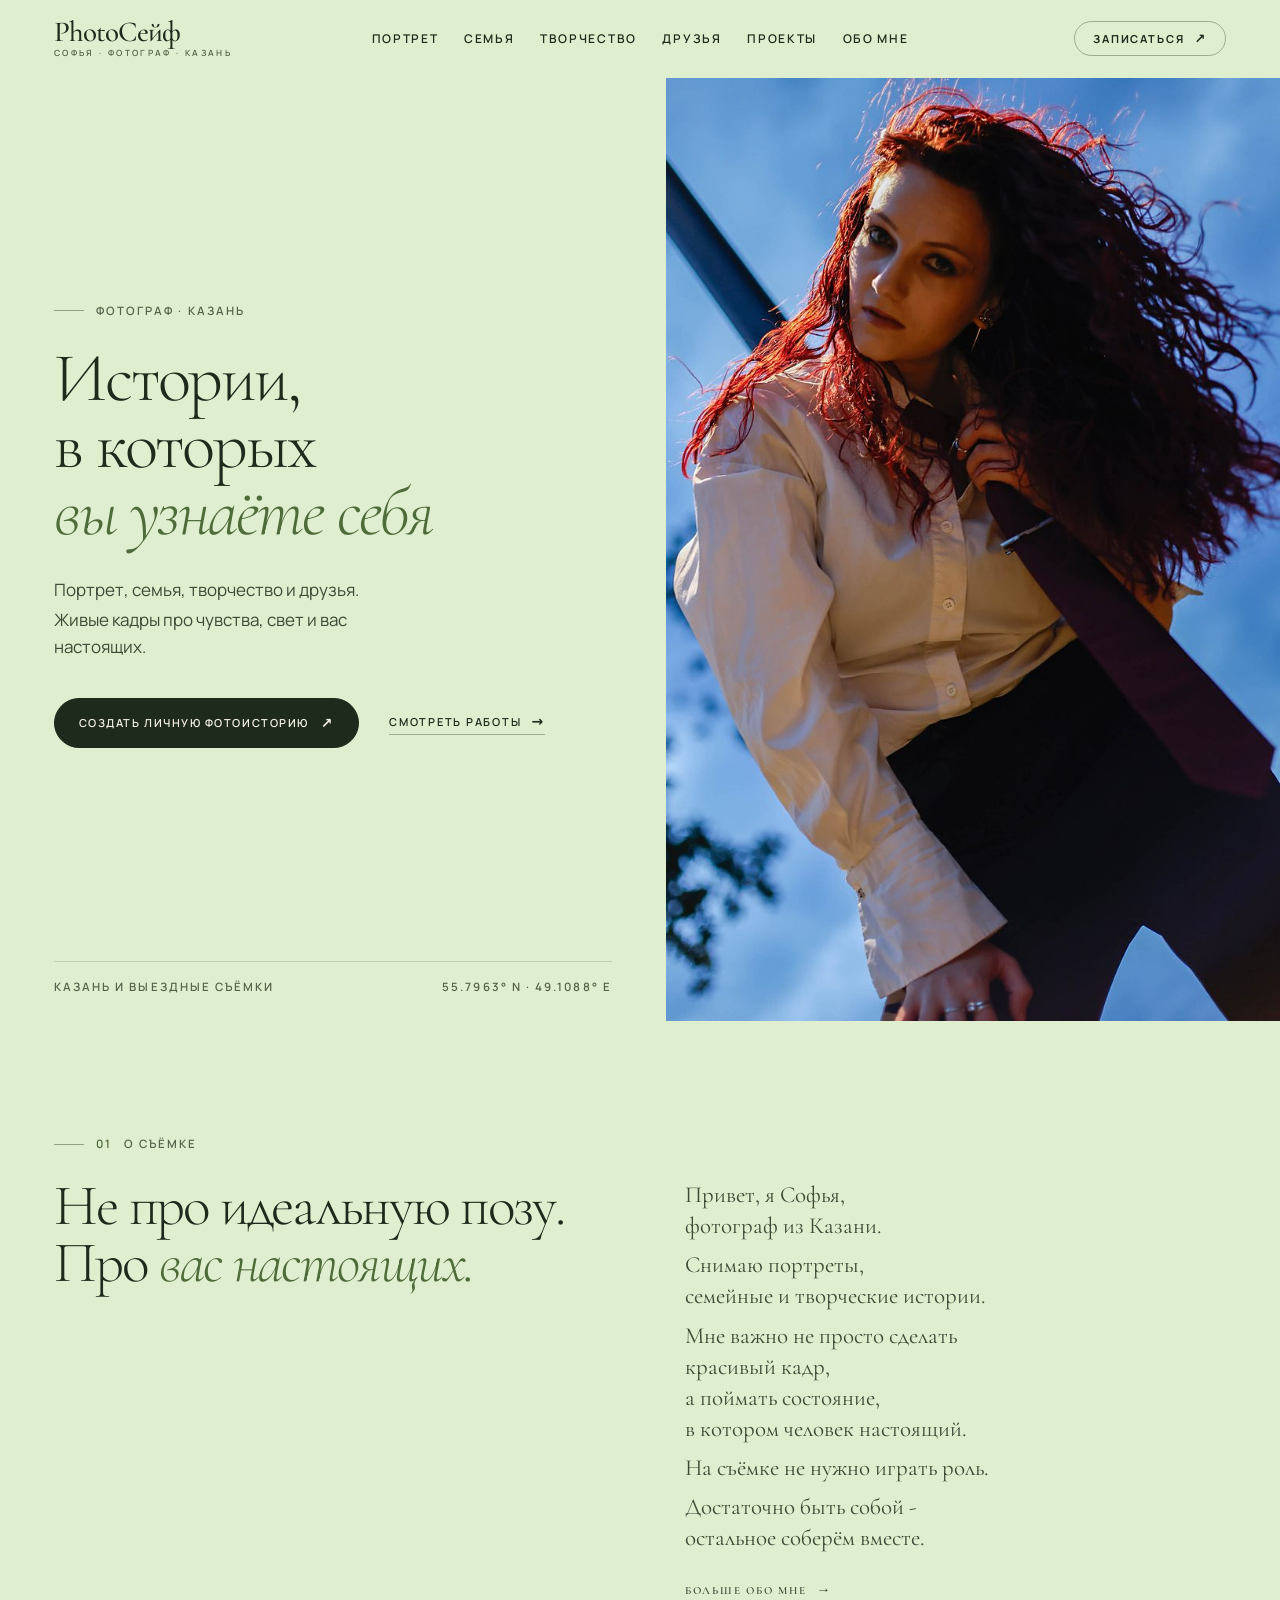
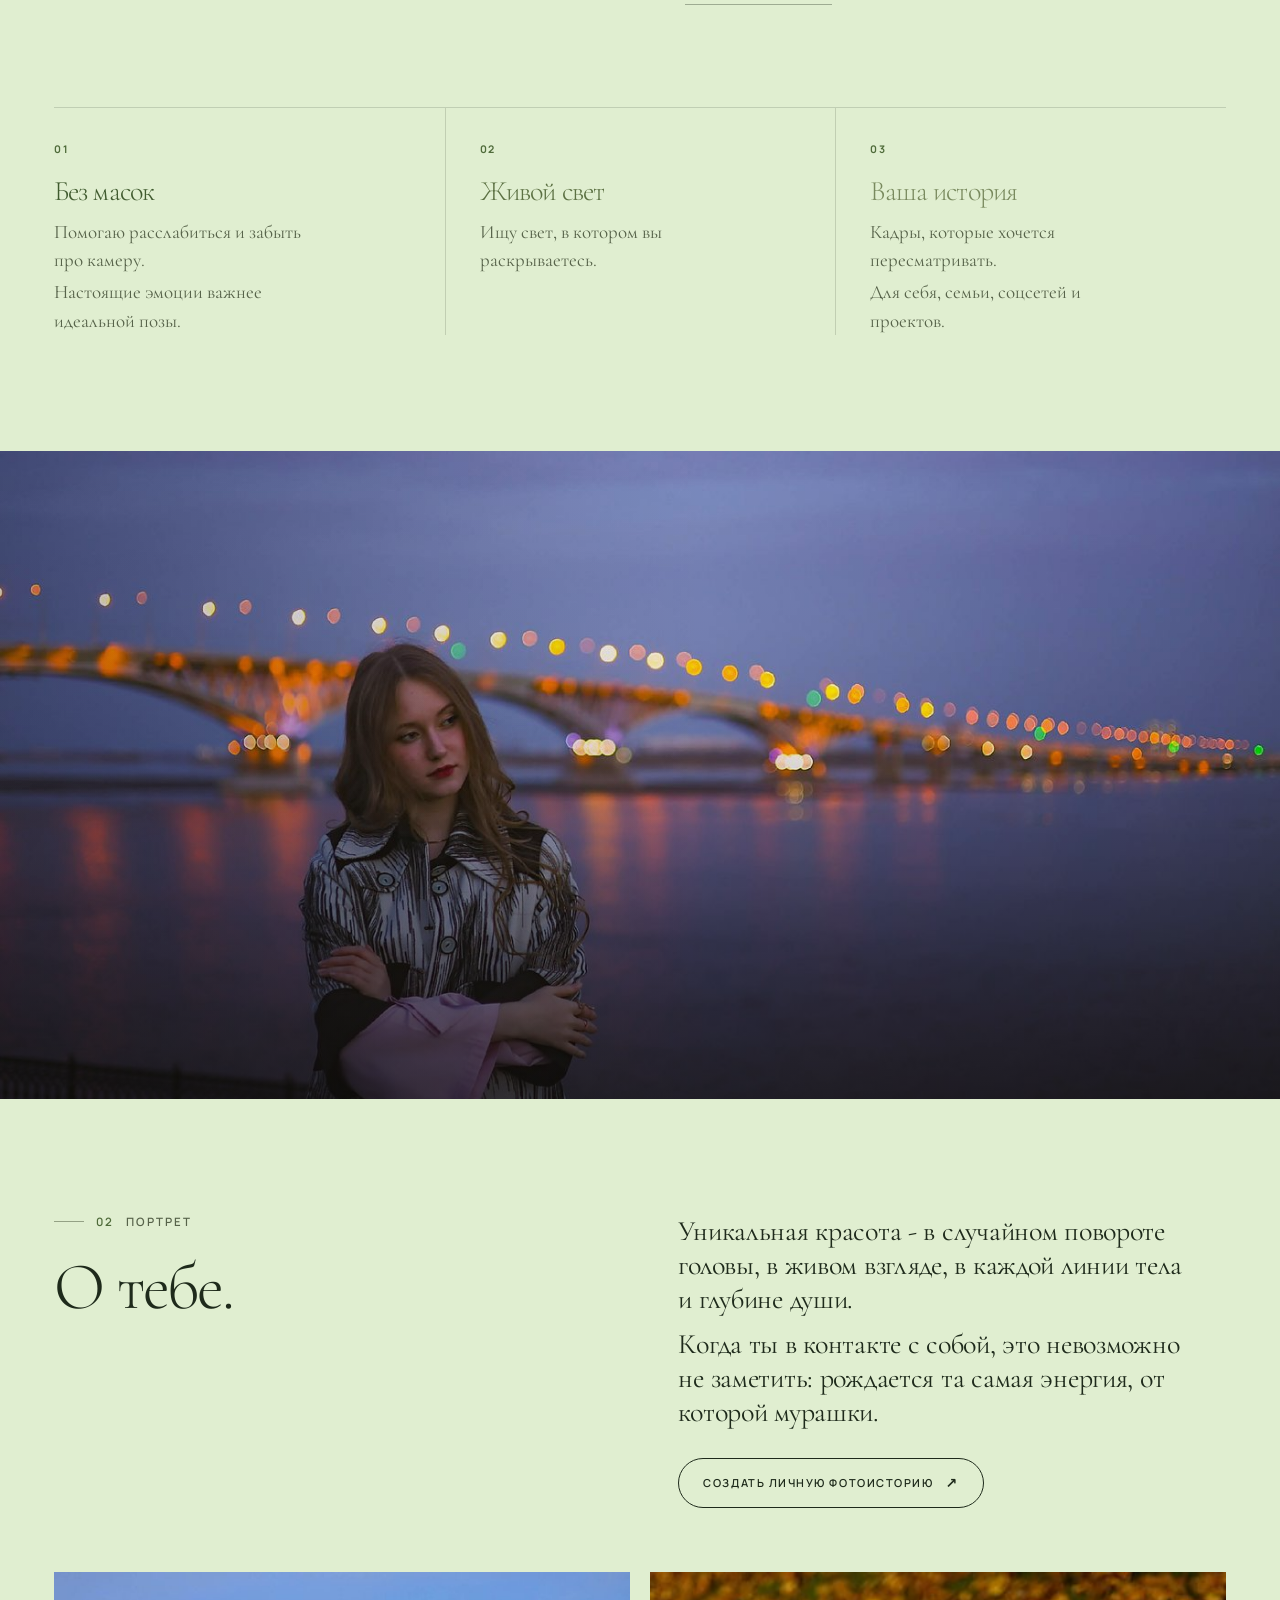
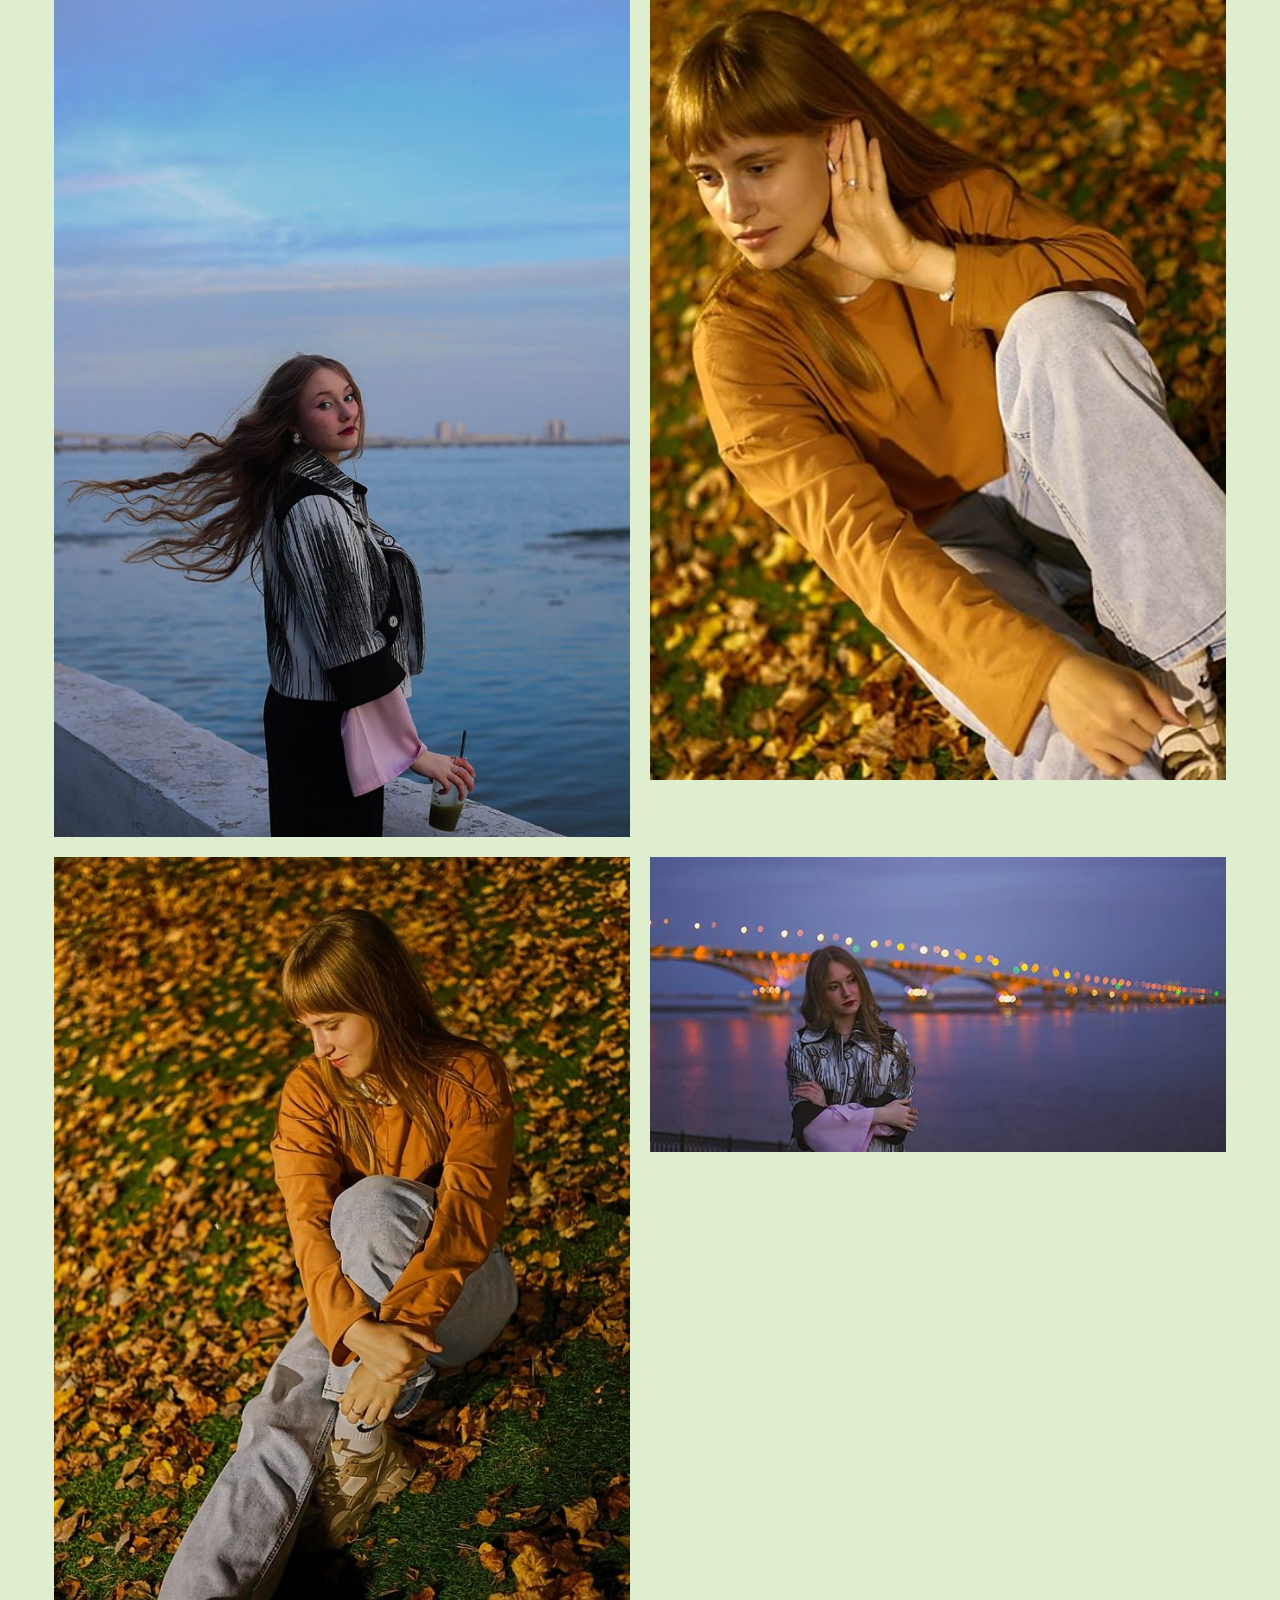
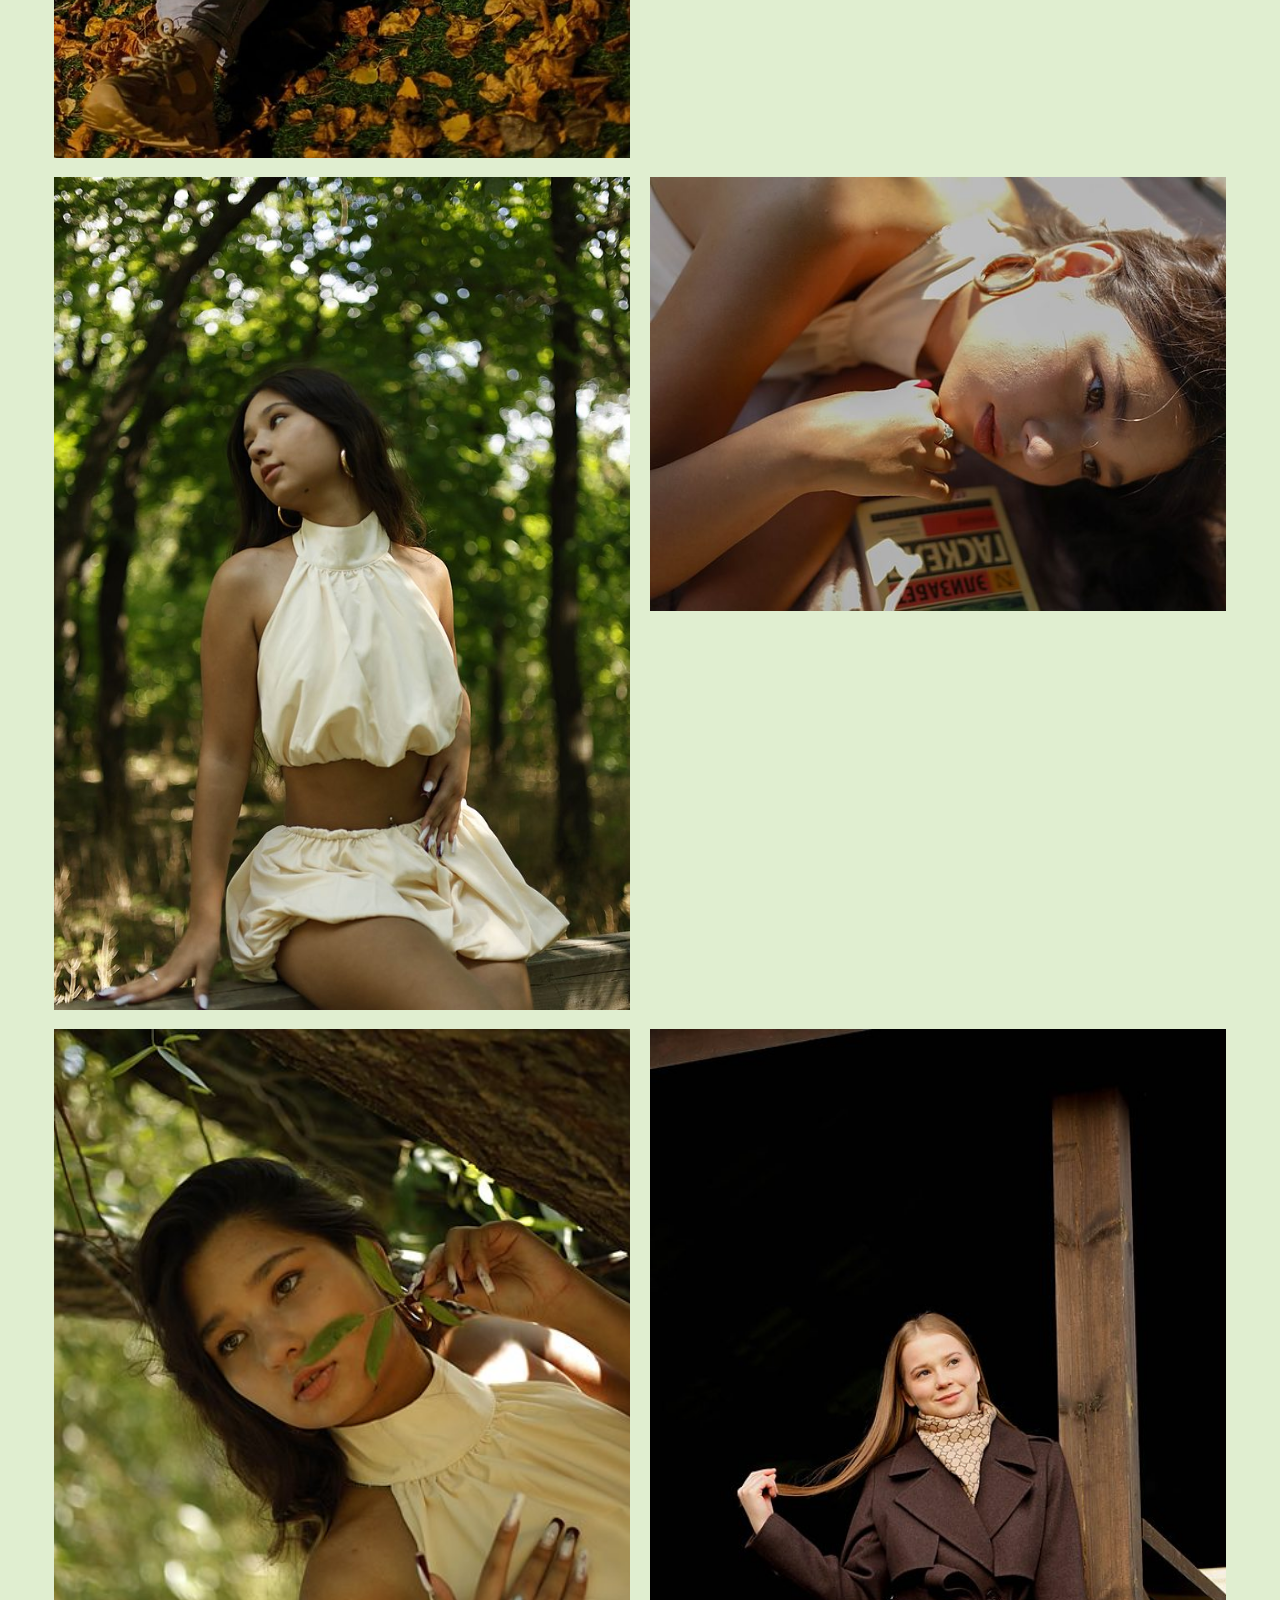
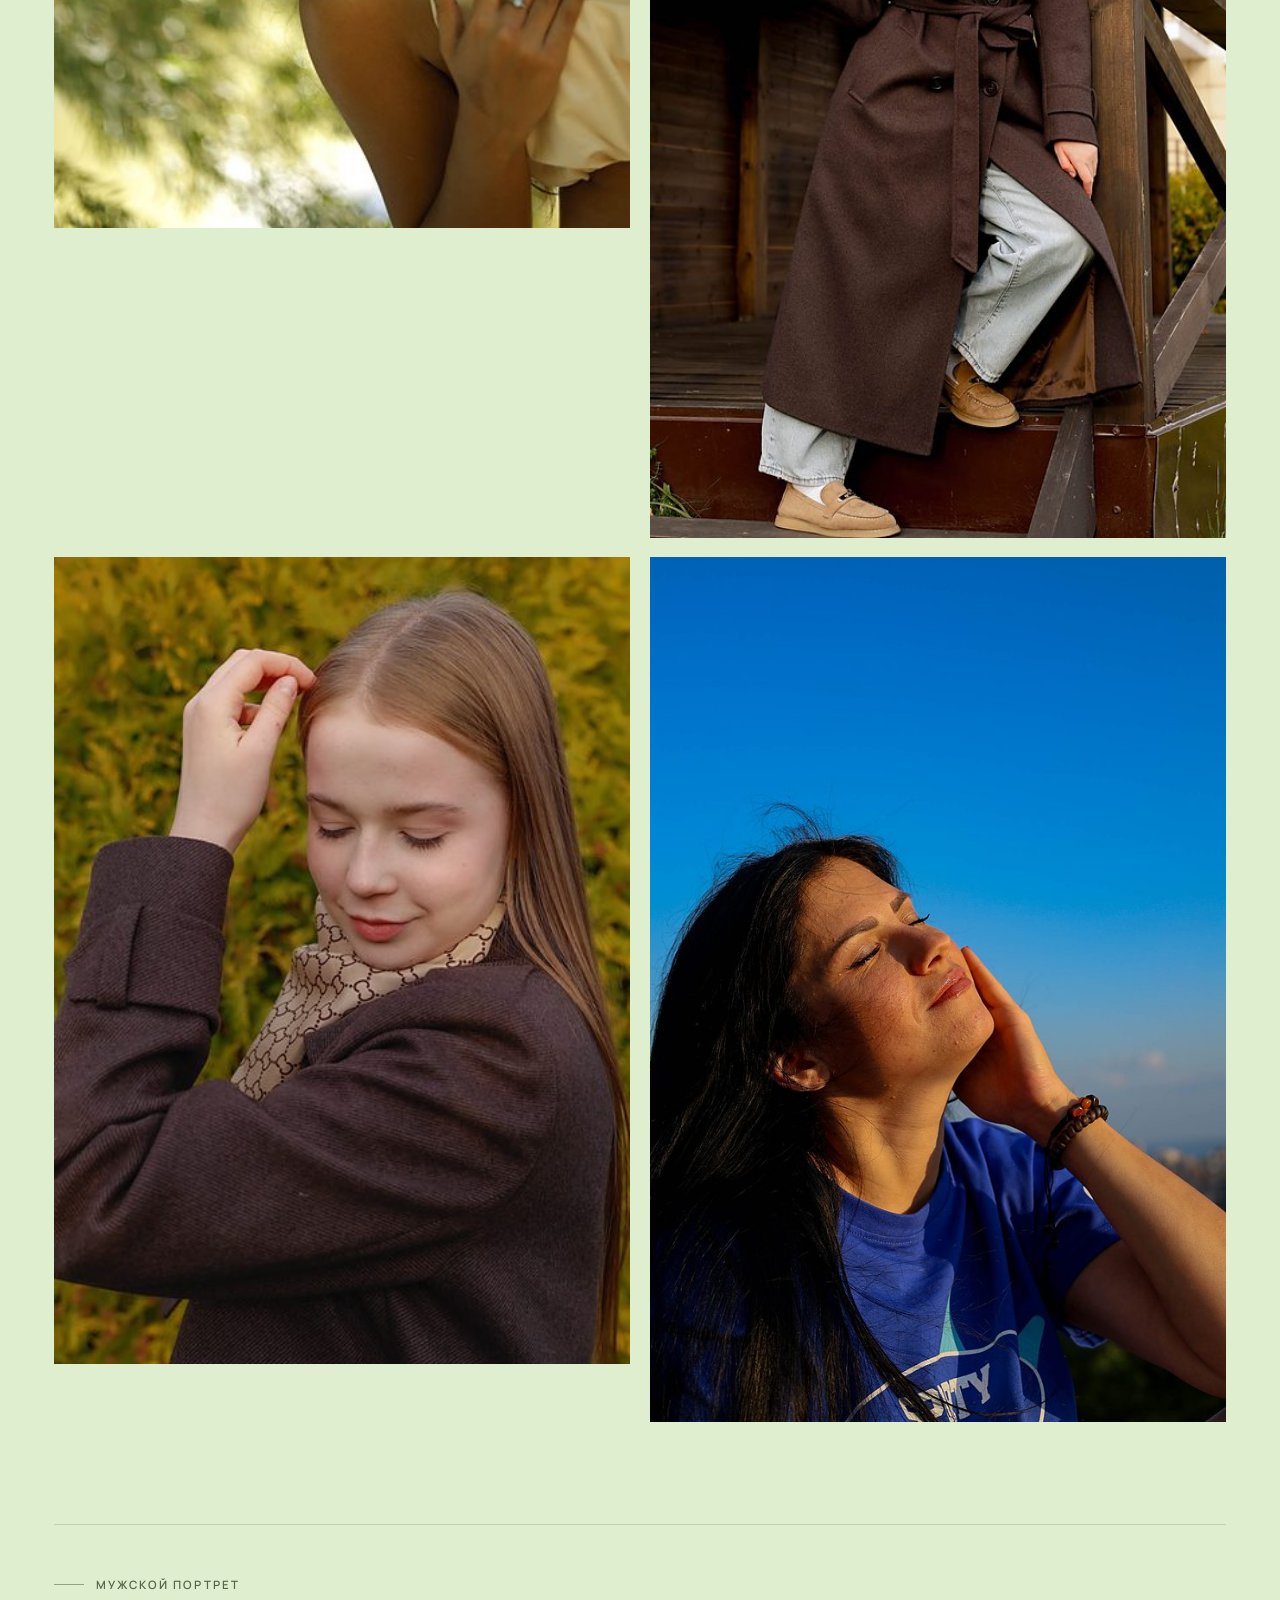
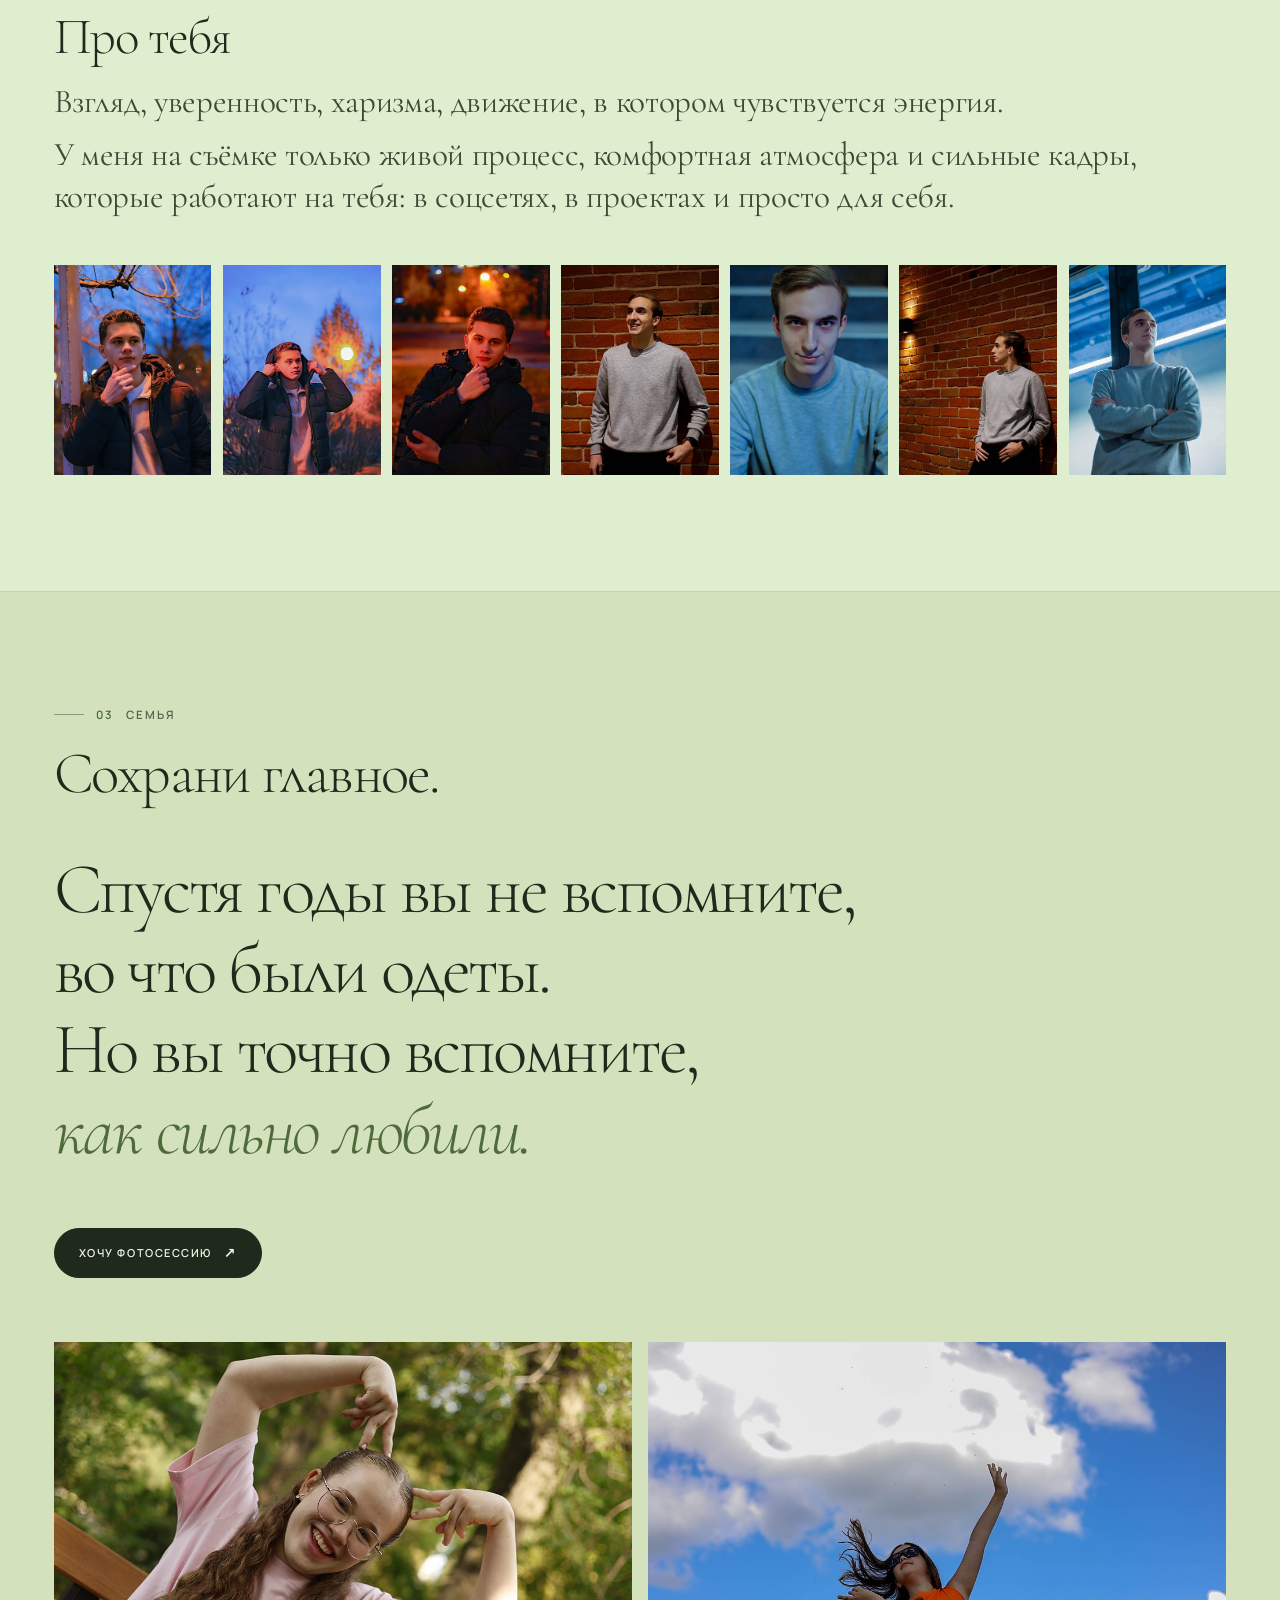
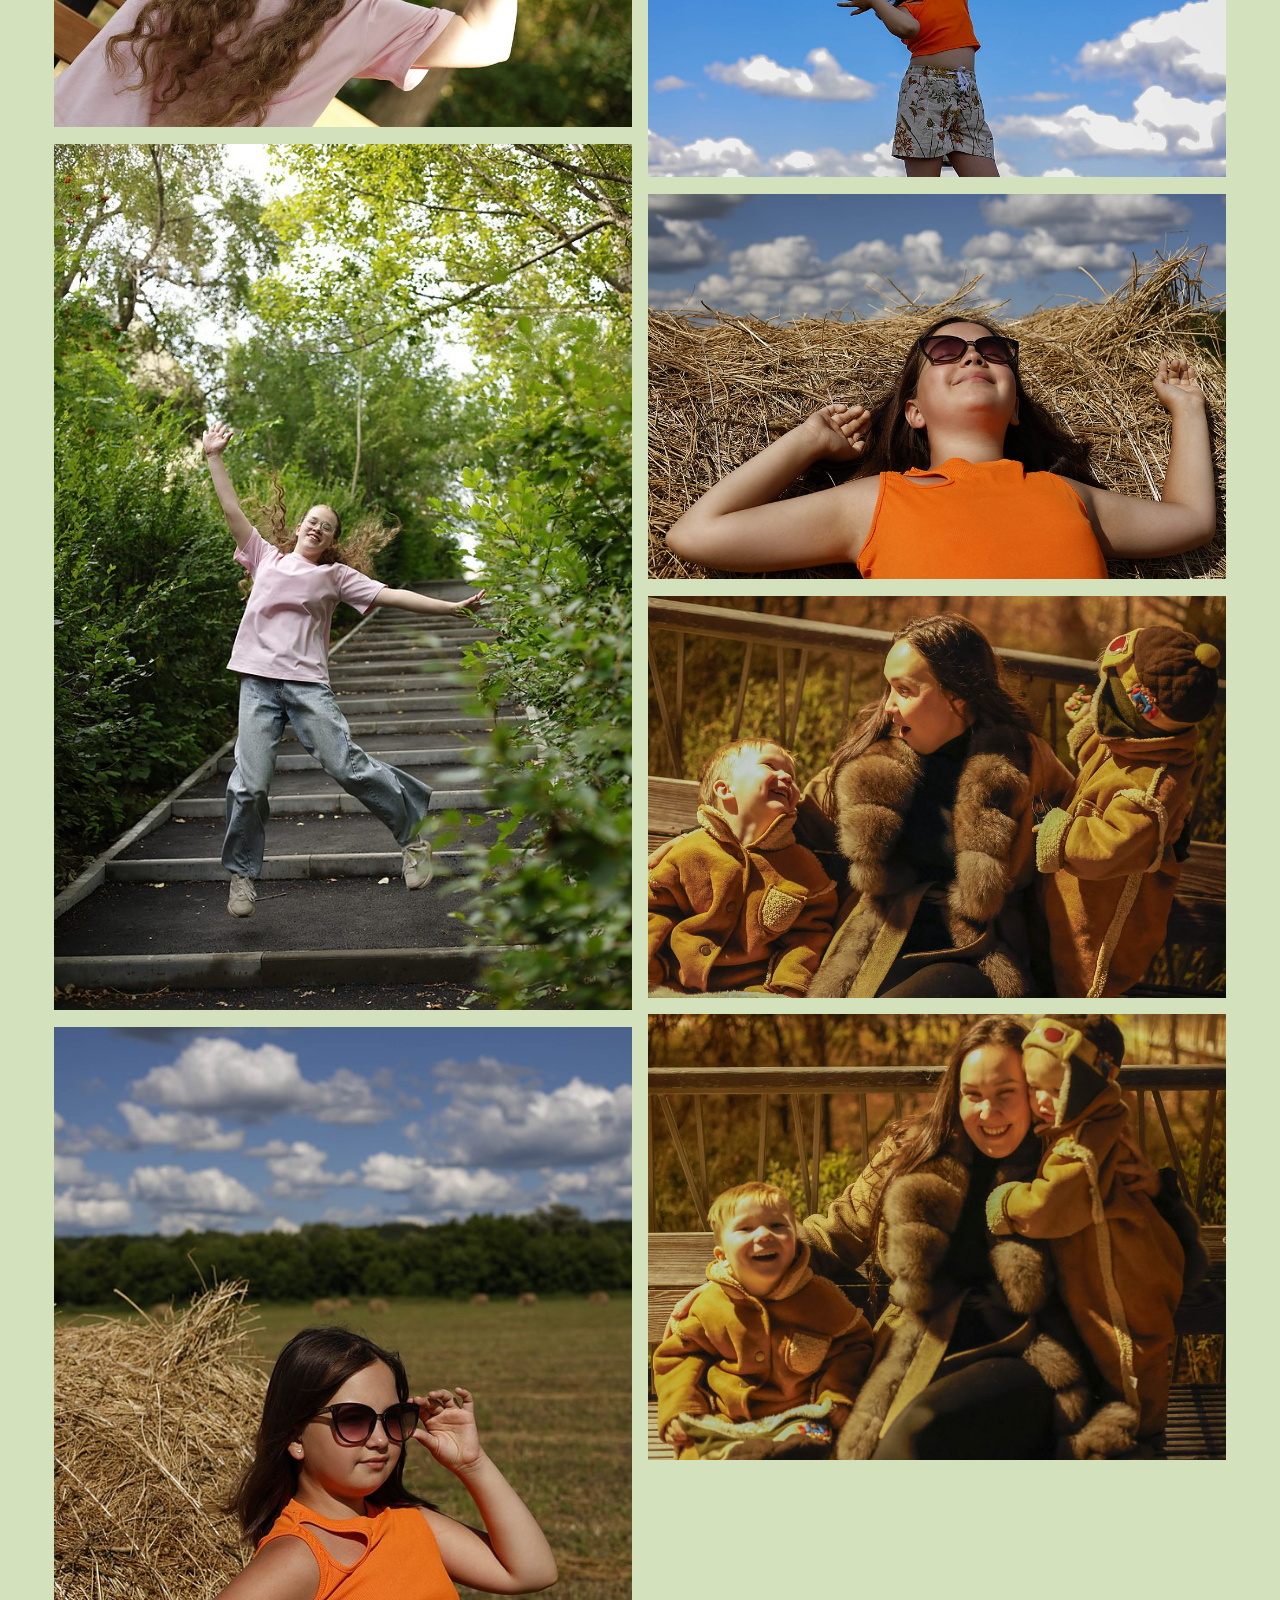
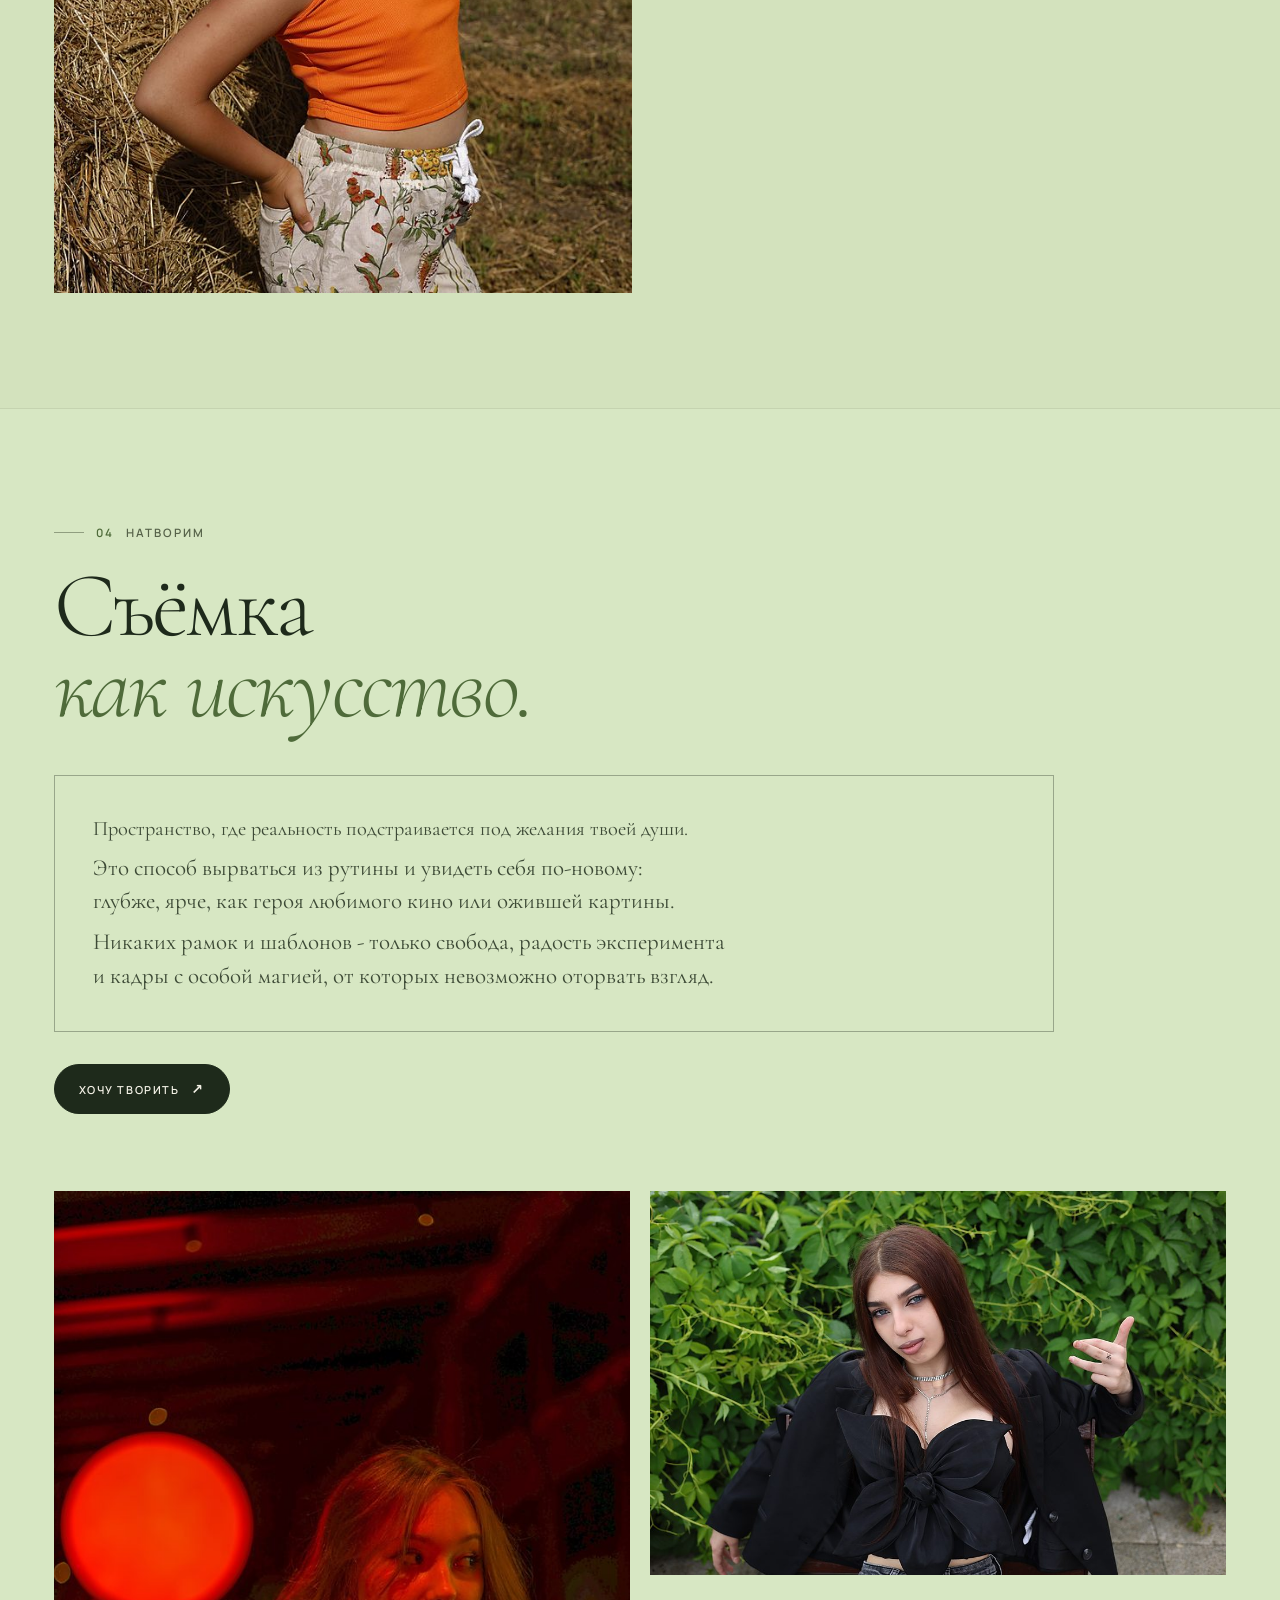
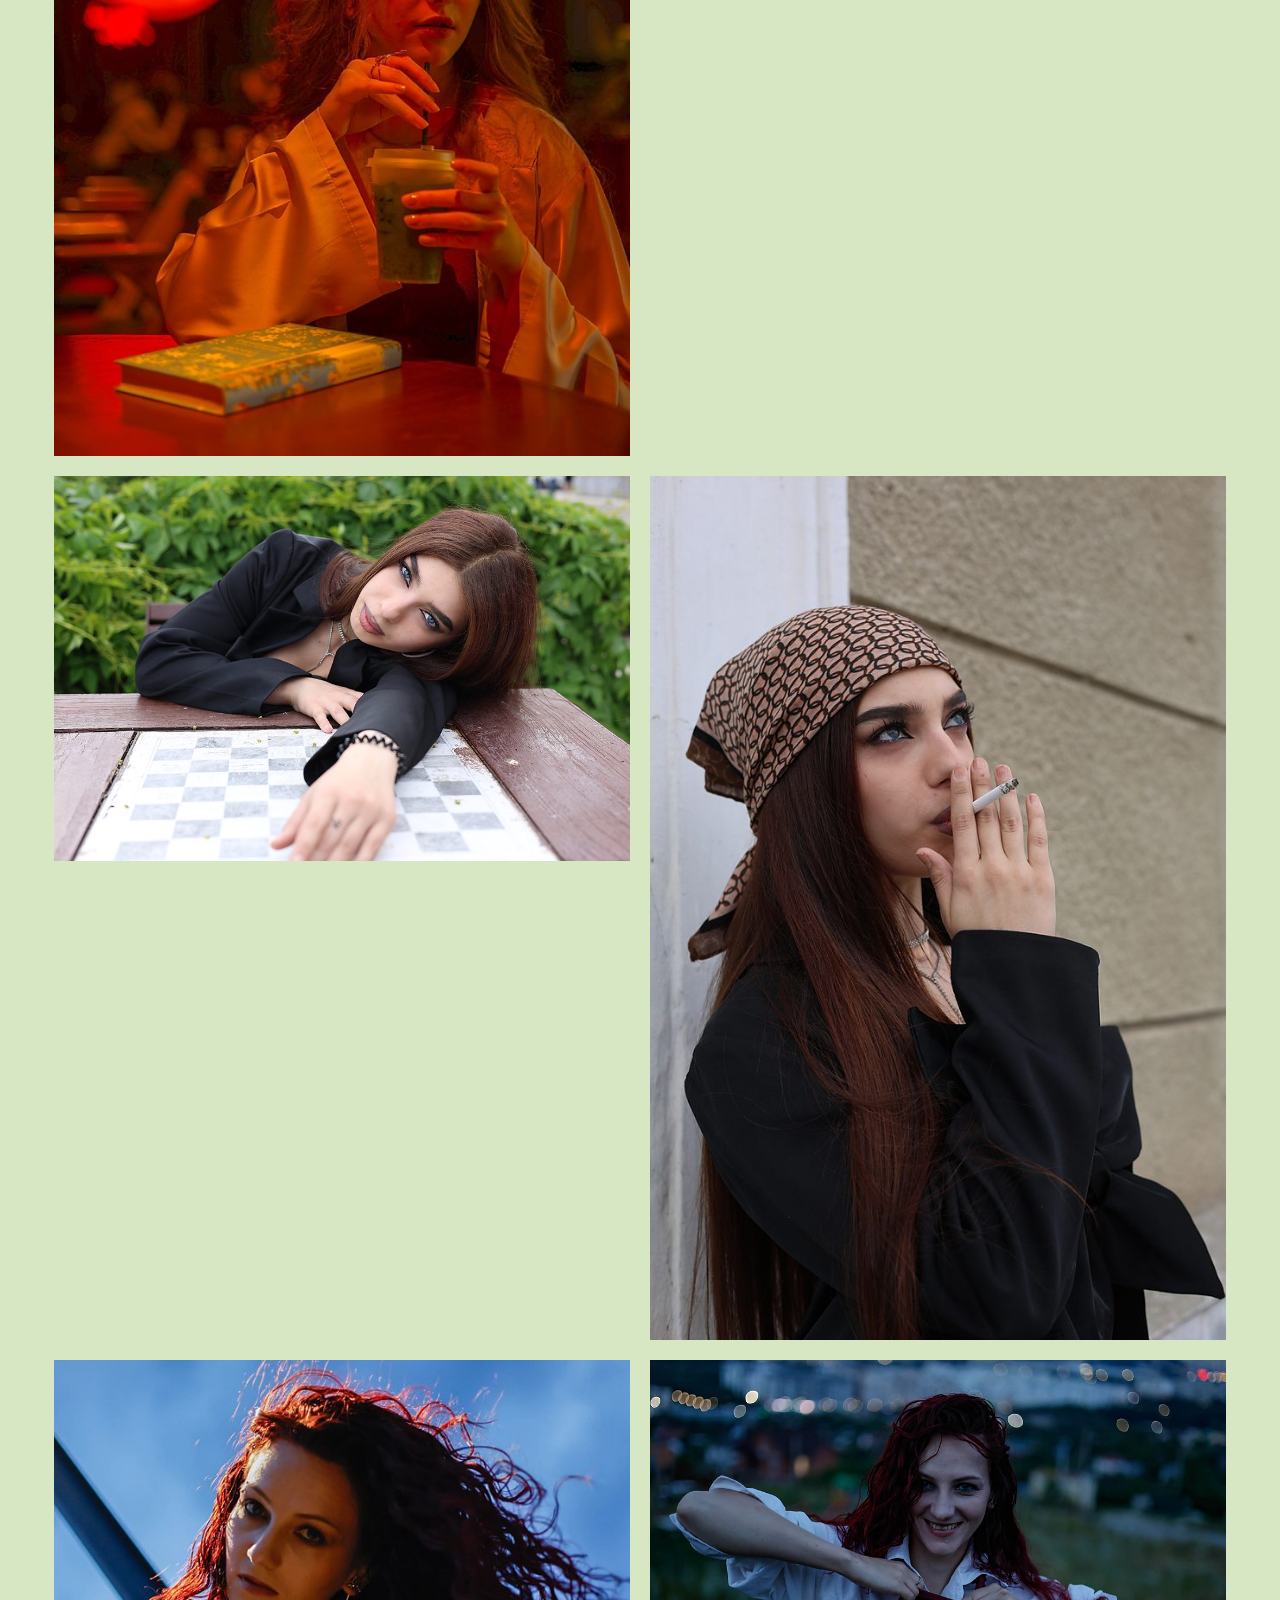
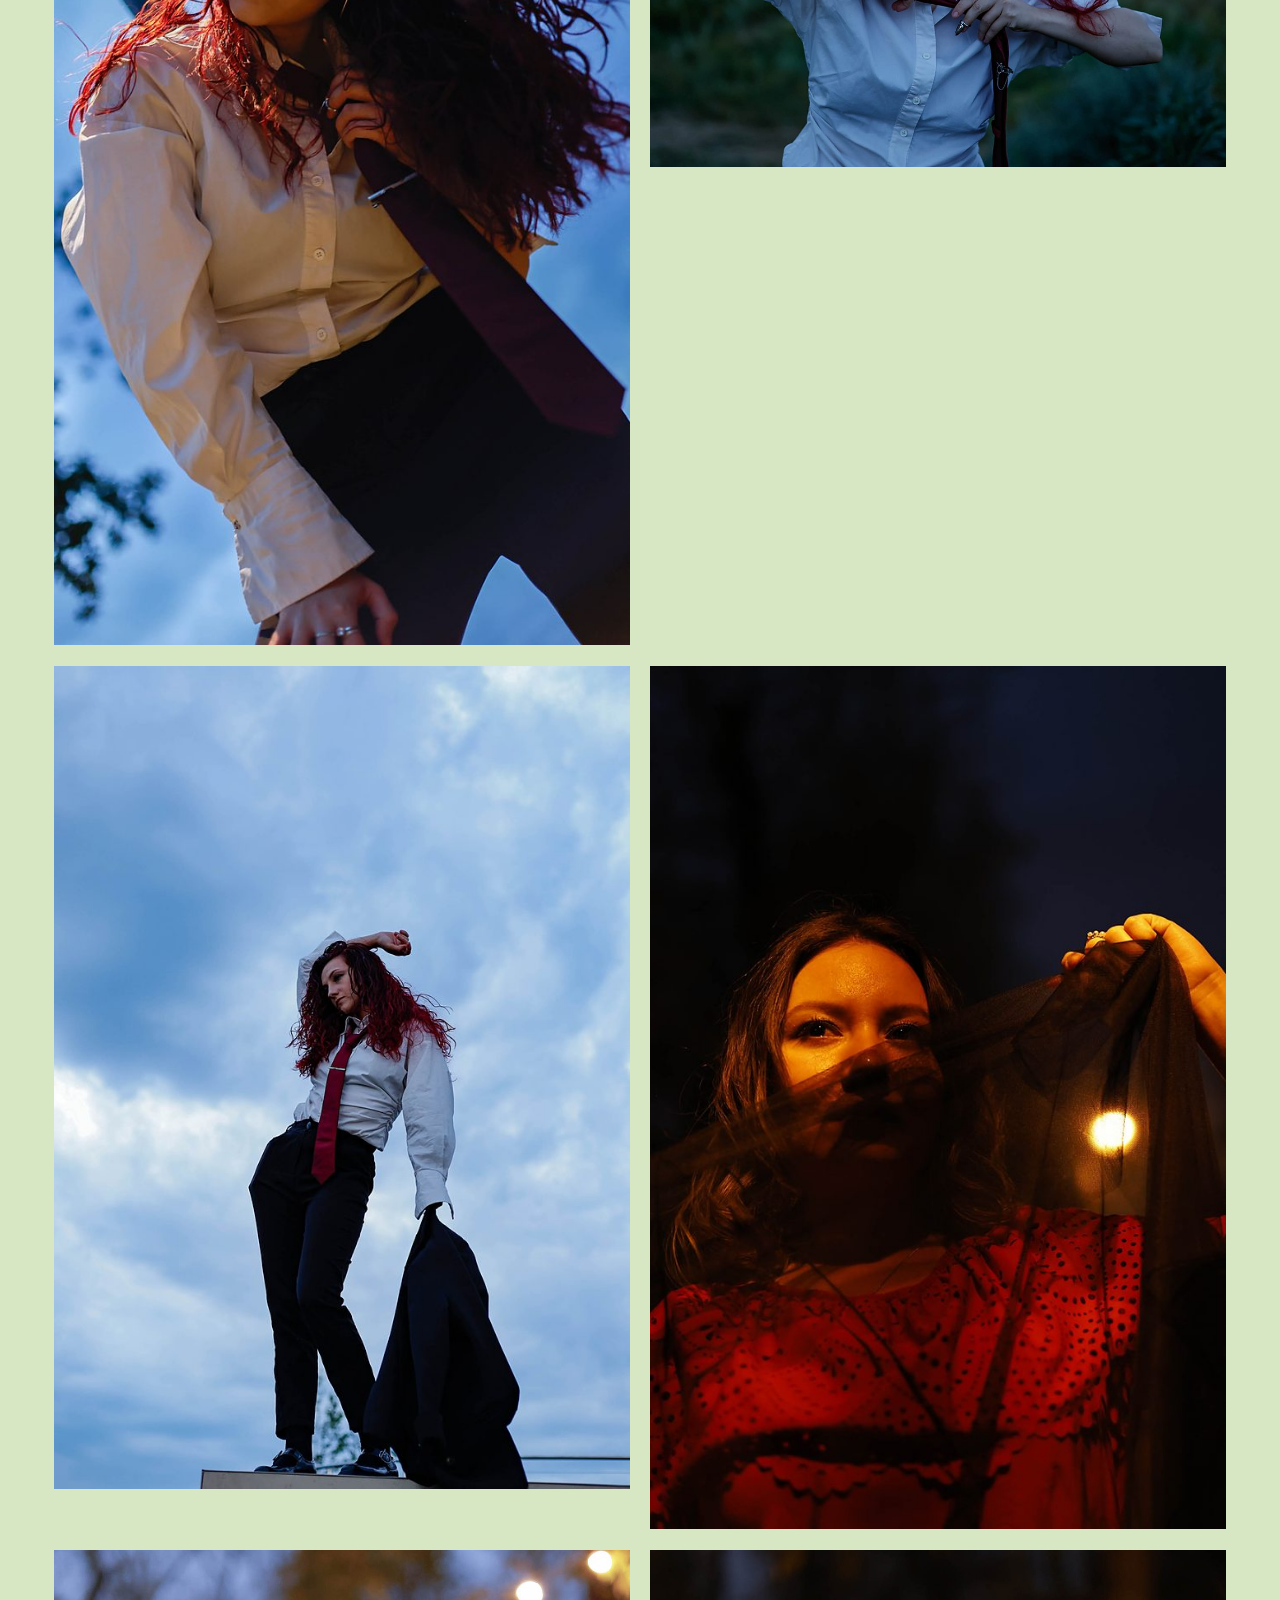
<file: index.html>
<!DOCTYPE html>
<html lang="ru">
<head>
<meta charset="utf-8">
<meta name="viewport" content="width=device-width, initial-scale=1">
<title>PhotoСейф - Софья, фотограф в Казани | Портрет, семья, творчество</title>
<meta name="description" content="Софья, фотограф в Казани. Портретные, семейные, детские и творческие съёмки. Живые кадры про чувства, свет и вас настоящих.">
<meta name="theme-color" content="#e0eed0">
<meta property="og:type" content="website">
<meta property="og:locale" content="ru_RU">
<meta property="og:site_name" content="PhotoСейф">
<meta property="og:title" content="PhotoСейф - Софья, фотограф в Казани">
<meta property="og:description" content="Портрет, семья, творчество и друзья. Живые кадры про чувства, свет и вас настоящих.">
<meta property="og:image" content="https://realistiks.github.io/photocaseif/assets/img/og-image.jpg">
<meta property="og:image:width" content="1200">
<meta property="og:image:height" content="630">
<meta property="og:image:alt" content="PhotoСейф - Софья, фотограф в Казани">
<meta property="og:url" content="https://realistiks.github.io/photocaseif/">
<meta name="twitter:card" content="summary_large_image">
<meta name="twitter:title" content="PhotoСейф - Софья, фотограф в Казани">
<meta name="twitter:description" content="Портрет, семья, творчество и друзья. Живые кадры про чувства, свет и вас настоящих.">
<meta name="twitter:image" content="https://realistiks.github.io/photocaseif/assets/img/og-image.jpg">
<link rel="canonical" href="https://realistiks.github.io/photocaseif/">
<link rel="icon" href="favicon.svg" type="image/svg+xml">
<link rel="stylesheet" href="assets/fonts/fonts.css">
<link rel="stylesheet" href="css/style.css">
<link rel="preload" as="image" href="assets/img/hero-1200.jpg" imagesrcset="assets/img/hero-800.jpg 521w, assets/img/hero-1200.jpg 782w, assets/img/hero-2000.jpg 1303w" imagesizes="(max-width: 900px) 100vw, 46vw" fetchpriority="high">
<link rel="preload" as="font" type="font/woff2" href="assets/fonts/cormorant-garamond-normal-cyrillic.woff2" crossorigin>
<link rel="preload" as="font" type="font/woff2" href="assets/fonts/manrope-normal-cyrillic.woff2" crossorigin>
<script>document.documentElement.classList.add('js');</script>
<script type="application/ld+json">
{
  "@context": "https://schema.org",
  "@type": "LocalBusiness",
  "name": "PhotoСейф",
  "description": "Софья, фотограф в Казани. Портретные, семейные, детские и творческие съёмки.",
  "areaServed": {"@type": "City", "name": "Казань"},
  "image": "https://realistiks.github.io/photocaseif/assets/img/og-image.jpg"
}
</script>
</head>
<body id="top">
<a class="skip" href="#main">Перейти к содержанию</a>
<div class="progress" aria-hidden="true"><span></span></div>

<header class="header" id="header">
  <a class="brand" href="#top" aria-label="PhotoСейф, на главную">
    <span class="brand__name">PhotoСейф</span>
    <span class="brand__sub">Софья · фотограф · Казань</span>
  </a>

  <nav class="nav" aria-label="Основная навигация">
    <a href="#portrait">Портрет</a>
    <a href="#family">Семья</a>
    <a href="#creative">Творчество</a>
    <a href="#friends">Друзья</a>
    <a href="#projects">Проекты</a>
    <a href="about.html">Обо мне</a>
  </nav>

  <a class="header__cta" href="#contact">Записаться <span aria-hidden="true">↗</span></a>

  <button class="burger" type="button" aria-label="Открыть меню" aria-expanded="false" aria-controls="mobileMenu">
    <span></span><span></span>
  </button>
</header>

<div class="mobile-menu" id="mobileMenu" aria-hidden="true">
  <nav class="mobile-menu__nav" aria-label="Мобильная навигация">
    <a href="#portrait"><span>02</span>Портрет</a>
    <a href="#family"><span>03</span>Семья</a>
    <a href="#creative"><span>04</span>Творчество</a>
    <a href="#friends"><span>05</span>Друзья</a>
    <a href="#projects"><span>06</span>Проекты</a>
    <a href="about.html"><span>07</span>Обо мне</a>
    <a href="#contact"><span>08</span>Контакты</a>
  </nav>
  <div class="mobile-menu__foot">
    <a href="https://vk.ru/save.photo.insafe" target="_blank" rel="noopener">ВКонтакте <span aria-hidden="true">↗</span></a>
    <a href="https://t.me/lcanbemyself" target="_blank" rel="noopener">Telegram <span aria-hidden="true">↗</span></a>
    <a href="https://www.avito.ru/kazan/predlozheniya_uslug/fotografkazan_photosave_7987741514" target="_blank" rel="noopener">Авито <span aria-hidden="true">↗</span></a>
  </div>
</div>

<main id="main">
  <section class="hero" aria-labelledby="heroTitle">
    <div class="hero__copy">
      <p class="eyebrow">Фотограф · Казань</p>
      <h1 id="heroTitle">Истории,<br>в которых<br><em>вы узнаёте себя</em></h1>
      <p class="hero__lead"><span class="line">Портрет, семья, творчество и друзья.</span><span class="line">Живые кадры про чувства, свет и вас настоящих.</span></p>
      <div class="hero__actions">
        <a class="btn" href="#contact">Создать личную фотоисторию <span aria-hidden="true">↗</span></a>
        <a class="link-arrow" href="#portrait">Смотреть работы</a>
      </div>
      <div class="hero__meta">
        <span>Казань и выездные съёмки</span>
        <span>55.7963° N · 49.1088° E</span>
      </div>
    </div>
    <div class="hero__media">
      <img src="assets/img/hero-1200.jpg" srcset="assets/img/hero-800.jpg 521w, assets/img/hero-1200.jpg 782w, assets/img/hero-2000.jpg 1303w" sizes="(max-width: 900px) 100vw, 46vw" width="782" height="1200" alt="Портрет рыжеволосой девушки в белой рубашке на фоне синего неба" loading="eager" fetchpriority="high" decoding="async" style="--ph:#4e5060">
    </div>
  </section>

  <section class="section intro" id="about" aria-labelledby="aboutTitle">
    <div class="section__inner">
      <div class="intro__grid">
        <div class="reveal">
          <p class="eyebrow"><span>01</span> О съёмке</p>
          <h2 id="aboutTitle">Не про идеальную позу.<br>Про <em>вас настоящих.</em></h2>
        </div>
        <div class="intro__body reveal">
          <p class="line">Привет, я Софья,<br>фотограф из Казани.</p>
          <p class="line">Снимаю портреты,<br>семейные и <span class="no-break">творческие истории.</span></p>
          <p class="line">Мне важно не просто сделать<br><span class="no-break">красивый кадр,</span><br>а поймать состояние,<br>в котором человек настоящий.</p>
          <p class="line">На съёмке не нужно играть роль.</p>
          <p class="line">Достаточно быть собой -<br>остальное соберём вместе.</p>
          <a class="link-arrow intro__link" href="about.html">Больше обо мне</a>
        </div>
      </div>

      <div class="principles">
        <article class="principle reveal">
          <span class="principle__num">01</span>
          <h3 class="principle__title principle__title--1">Без масок</h3>
          <p><span class="line">Помогаю расслабиться и забыть про камеру.</span><span class="line">Настоящие эмоции важнее идеальной позы.</span></p>
        </article>
        <article class="principle reveal">
          <span class="principle__num">02</span>
          <h3 class="principle__title principle__title--2">Живой свет</h3>
          <p><span class="line">Ищу свет, в котором вы раскрываетесь.</span></p>
        </article>
        <article class="principle reveal">
          <span class="principle__num">03</span>
          <h3 class="principle__title principle__title--3">Ваша история</h3>
          <p><span class="line">Кадры, которые хочется пересматривать.</span><span class="line">Для себя, семьи, соцсетей и проектов.</span></p>
        </article>
      </div>
    </div>
  </section>

  <section class="city" aria-label="Казань, город съёмок">
    <img src="assets/img/city-800.jpg" srcset="assets/img/city-800.jpg 800w, assets/img/city-1400.jpg 1400w, assets/img/city-2400.jpg 2400w" sizes="100vw" width="800" height="409" alt="Девушка на набережной Казани, огни моста в вечерней дымке" loading="lazy" decoding="async" style="--ph:#5c5877">
  </section>

  <section class="section" id="portrait" aria-labelledby="portraitTitle">
    <div class="section__inner">
      <div class="section-head">
        <div class="reveal">
          <p class="eyebrow"><span>02</span> Портрет</p>
          <h2 id="portraitTitle">О тебе.</h2>
        </div>
        <div class="section-head__text reveal">
          <p class="statement-list">
            <span>Уникальная красота - в случайном повороте головы, в живом взгляде, в каждой линии тела и глубине души.</span>
            <span>Когда ты в контакте с собой, это невозможно не заметить: рождается та самая энергия, от которой мурашки.</span>
          </p>
          <a class="btn btn--ghost" href="#contact">Создать личную фотоисторию <span aria-hidden="true">↗</span></a>
        </div>
      </div>

      <div class="portrait-grid">
        <figure class="ph"><button class="ph__btn" type="button" data-gallery="portrait" data-full="assets/img/portrait-03-1800.jpg" data-caption="Портрет · набережная"><img src="assets/img/portrait-03-1800.jpg" srcset="assets/img/portrait-03-600.jpg 400w, assets/img/portrait-03-1000.jpg 666w, assets/img/portrait-03-1800.jpg 1200w" sizes="(max-width: 720px) 100vw, (max-width: 1100px) 50vw, 33vw" width="1200" height="1800" alt="Портрет девушки у воды в синий час" loading="lazy" decoding="async" style="--ph:#6884a3"><span class="ph__zoom" aria-hidden="true">+</span></button></figure>
<figure class="ph"><button class="ph__btn" type="button" data-gallery="portrait" data-full="assets/img/portrait-01-1800.jpg" data-caption="Портрет · осень"><img src="assets/img/portrait-01-1800.jpg" srcset="assets/img/portrait-01-600.jpg 428w, assets/img/portrait-01-1000.jpg 713w, assets/img/portrait-01-1800.jpg 853w" sizes="(max-width: 720px) 100vw, (max-width: 1100px) 50vw, 33vw" width="853" height="1196" alt="Портрет девушки в осенней листве" loading="lazy" decoding="async" style="--ph:#875d26"><span class="ph__zoom" aria-hidden="true">+</span></button></figure>
<figure class="ph"><button class="ph__btn" type="button" data-gallery="portrait" data-full="assets/img/portrait-02-1800.jpg" data-caption="Портрет · листья"><img src="assets/img/portrait-02-1800.jpg" srcset="assets/img/portrait-02-600.jpg 384w, assets/img/portrait-02-1000.jpg 640w, assets/img/portrait-02-1800.jpg 815w" sizes="(max-width: 720px) 100vw, (max-width: 1100px) 50vw, 33vw" width="815" height="1274" alt="Девушка сидит в осенней листве" loading="lazy" decoding="async" style="--ph:#5a3e12"><span class="ph__zoom" aria-hidden="true">+</span></button></figure>
<figure class="ph"><button class="ph__btn" type="button" data-gallery="portrait" data-full="assets/img/portrait-04-1800.jpg" data-caption="Портрет · мост"><img src="assets/img/portrait-04-1000.jpg" srcset="assets/img/portrait-04-600.jpg 600w, assets/img/portrait-04-1000.jpg 1000w, assets/img/portrait-04-1800.jpg 1800w" sizes="(max-width: 720px) 100vw, (max-width: 1100px) 50vw, 33vw" width="1000" height="512" alt="Девушка на набережной, огни моста в дымке" loading="lazy" decoding="async" style="--ph:#5c5877"><span class="ph__zoom" aria-hidden="true">+</span></button></figure>
<figure class="ph"><button class="ph__btn" type="button" data-gallery="portrait" data-full="assets/img/portrait-05-1800.jpg" data-caption="Портрет · зелень"><img src="assets/img/portrait-05-1800.jpg" srcset="assets/img/portrait-05-600.jpg 415w, assets/img/portrait-05-1000.jpg 692w, assets/img/portrait-05-1800.jpg 1245w" sizes="(max-width: 720px) 100vw, (max-width: 1100px) 50vw, 33vw" width="1245" height="1800" alt="Портрет девушки в белом топе среди зелени" loading="lazy" decoding="async" style="--ph:#5d5d38"><span class="ph__zoom" aria-hidden="true">+</span></button></figure>
<figure class="ph"><button class="ph__btn" type="button" data-gallery="portrait" data-full="assets/img/portrait-06-1800.jpg" data-caption="Портрет · тёплый свет"><img src="assets/img/portrait-06-1000.jpg" srcset="assets/img/portrait-06-600.jpg 600w, assets/img/portrait-06-1000.jpg 1000w, assets/img/portrait-06-1800.jpg 1800w" sizes="(max-width: 720px) 100vw, (max-width: 1100px) 50vw, 33vw" width="1000" height="754" alt="Крупный портрет девушки в тёплом свете" loading="lazy" decoding="async" style="--ph:#674e3c"><span class="ph__zoom" aria-hidden="true">+</span></button></figure>
<figure class="ph"><button class="ph__btn" type="button" data-gallery="portrait" data-full="assets/img/portrait-07-1800.jpg" data-caption="Портрет · лист"><img src="assets/img/portrait-07-1000.jpg" srcset="assets/img/portrait-07-600.jpg 433w, assets/img/portrait-07-1000.jpg 721w, assets/img/portrait-07-1800.jpg 1299w" sizes="(max-width: 720px) 100vw, (max-width: 1100px) 50vw, 33vw" width="721" height="1000" alt="Портрет девушки с зелёным листом" loading="lazy" decoding="async" style="--ph:#706036"><span class="ph__zoom" aria-hidden="true">+</span></button></figure>
<figure class="ph"><button class="ph__btn" type="button" data-gallery="portrait" data-full="assets/img/portrait-08-1800.jpg" data-caption="Портрет · вечер"><img src="assets/img/portrait-08-1800.jpg" srcset="assets/img/portrait-08-600.jpg 312w, assets/img/portrait-08-1000.jpg 520w, assets/img/portrait-08-1800.jpg 935w" sizes="(max-width: 720px) 100vw, (max-width: 1100px) 50vw, 33vw" width="935" height="1800" alt="Вечерний портрет девушки у деревянной постройки" loading="lazy" decoding="async" style="--ph:#33251c"><span class="ph__zoom" aria-hidden="true">+</span></button></figure>
<figure class="ph"><button class="ph__btn" type="button" data-gallery="portrait" data-full="assets/img/portrait-09-1800.jpg" data-caption="Портрет · шарф"><img src="assets/img/portrait-09-1000.jpg" srcset="assets/img/portrait-09-600.jpg 429w, assets/img/portrait-09-1000.jpg 715w, assets/img/portrait-09-1800.jpg 1287w" sizes="(max-width: 720px) 100vw, (max-width: 1100px) 50vw, 33vw" width="715" height="1000" alt="Портрет девушки в светлом шарфе осенью" loading="lazy" decoding="async" style="--ph:#584328"><span class="ph__zoom" aria-hidden="true">+</span></button></figure>
<figure class="ph"><button class="ph__btn" type="button" data-gallery="portrait" data-full="assets/img/portrait-10-1800.jpg" data-caption="Портрет · небо"><img src="assets/img/portrait-10-1800.jpg" srcset="assets/img/portrait-10-600.jpg 400w, assets/img/portrait-10-1000.jpg 667w, assets/img/portrait-10-1800.jpg 1200w" sizes="(max-width: 720px) 100vw, (max-width: 1100px) 50vw, 33vw" width="1200" height="1800" alt="Портрет девушки на фоне яркого неба" loading="lazy" decoding="async" style="--ph:#234d71"><span class="ph__zoom" aria-hidden="true">+</span></button></figure>
      </div>

      <div class="mens">
        <div class="mens__head reveal">
          <p class="eyebrow">Мужской портрет</p>
          <h3>Про тебя</h3>
          <p class="statement-list">
            <span>Взгляд, уверенность, харизма, движение, в котором чувствуется энергия.</span>
            <span>У меня на съёмке только живой процесс, комфортная атмосфера и сильные кадры, которые работают на тебя: в соцсетях, в проектах и просто для себя.</span>
          </p>
        </div>
        <div class="mens__grid">
          <figure class="ph"><button class="ph__btn" type="button" data-gallery="man" data-full="assets/img/man-02-1800.jpg" data-caption="Портрет · город"><img src="assets/img/man-02-1800.jpg" srcset="assets/img/man-02-600.jpg 400w, assets/img/man-02-1000.jpg 667w, assets/img/man-02-1800.jpg 1200w" sizes="(max-width: 720px) 50vw, (max-width: 1100px) 25vw, 14vw" width="1200" height="1800" alt="Портрет парня в вечернем городе" loading="lazy" decoding="async" style="--ph:#4b455d"><span class="ph__zoom" aria-hidden="true">+</span></button></figure>
<figure class="ph"><button class="ph__btn" type="button" data-gallery="man" data-full="assets/img/man-03-1800.jpg" data-caption="Портрет · вечер"><img src="assets/img/man-03-1800.jpg" srcset="assets/img/man-03-600.jpg 400w, assets/img/man-03-1000.jpg 667w, assets/img/man-03-1800.jpg 1200w" sizes="(max-width: 720px) 50vw, (max-width: 1100px) 25vw, 14vw" width="1200" height="1800" alt="Портрет парня в синий час" loading="lazy" decoding="async" style="--ph:#5e6086"><span class="ph__zoom" aria-hidden="true">+</span></button></figure>
<figure class="ph"><button class="ph__btn" type="button" data-gallery="man" data-full="assets/img/man-04-1800.jpg" data-caption="Портрет · свет"><img src="assets/img/man-04-1800.jpg" srcset="assets/img/man-04-600.jpg 400w, assets/img/man-04-1000.jpg 667w, assets/img/man-04-1800.jpg 1200w" sizes="(max-width: 720px) 50vw, (max-width: 1100px) 25vw, 14vw" width="1200" height="1800" alt="Портрет парня на вечерней улице" loading="lazy" decoding="async" style="--ph:#442016"><span class="ph__zoom" aria-hidden="true">+</span></button></figure>
<figure class="ph"><button class="ph__btn" type="button" data-gallery="man" data-full="assets/img/man-05-1800.jpg" data-caption="Портрет · характер"><img src="assets/img/man-05-1800.jpg" srcset="assets/img/man-05-600.jpg 400w, assets/img/man-05-1000.jpg 667w, assets/img/man-05-1800.jpg 1200w" sizes="(max-width: 720px) 50vw, (max-width: 1100px) 25vw, 14vw" width="1200" height="1800" alt="Улыбающийся парень у кирпичной стены" loading="lazy" decoding="async" style="--ph:#583627"><span class="ph__zoom" aria-hidden="true">+</span></button></figure>
<figure class="ph"><button class="ph__btn" type="button" data-gallery="man" data-full="assets/img/man-06-1800.jpg" data-caption="Портрет · взгляд"><img src="assets/img/man-06-1800.jpg" srcset="assets/img/man-06-600.jpg 381w, assets/img/man-06-1000.jpg 636w, assets/img/man-06-1800.jpg 1144w" sizes="(max-width: 720px) 50vw, (max-width: 1100px) 25vw, 14vw" width="1144" height="1800" alt="Крупный портрет парня в синем свете" loading="lazy" decoding="async" style="--ph:#385f79"><span class="ph__zoom" aria-hidden="true">+</span></button></figure>
<figure class="ph"><button class="ph__btn" type="button" data-gallery="man" data-full="assets/img/man-07-1800.jpg" data-caption="Портрет · уверенность"><img src="assets/img/man-07-1800.jpg" srcset="assets/img/man-07-600.jpg 400w, assets/img/man-07-1000.jpg 667w, assets/img/man-07-1800.jpg 1200w" sizes="(max-width: 720px) 50vw, (max-width: 1100px) 25vw, 14vw" width="1200" height="1800" alt="Портрет парня у кирпичной стены" loading="lazy" decoding="async" style="--ph:#522a17"><span class="ph__zoom" aria-hidden="true">+</span></button></figure>
<figure class="ph"><button class="ph__btn" type="button" data-gallery="man" data-full="assets/img/man-01-1800.jpg" data-caption="Портрет · ритм"><img src="assets/img/man-01-1800.jpg" srcset="assets/img/man-01-600.jpg 400w, assets/img/man-01-1000.jpg 667w, assets/img/man-01-1800.jpg 1200w" sizes="(max-width: 720px) 50vw, (max-width: 1100px) 25vw, 14vw" width="1200" height="1800" alt="Портрет парня на синей лестнице" loading="lazy" decoding="async" style="--ph:#477290"><span class="ph__zoom" aria-hidden="true">+</span></button></figure>
        </div>
      </div>
    </div>
  </section>

  <section class="section section--sand" id="family" aria-labelledby="familyTitle">
    <div class="section__inner">
      <div class="family-head reveal">
        <p class="eyebrow"><span>03</span> Семья</p>
        <h2 id="familyTitle">Сохрани главное.</h2>
        <p class="family-statement">
          <span>Спустя годы вы не вспомните,</span>
          <span>во что были одеты.</span>
          <span>Но вы точно вспомните,</span>
          <span><em>как сильно любили.</em></span>
        </p>
      </div>
      <a class="btn" href="#contact">Хочу фотосессию <span aria-hidden="true">↗</span></a>

      <div class="masonry masonry--2">
        <figure class="ph"><button class="ph__btn" type="button" data-gallery="family" data-full="assets/img/family-01-1800.jpg" data-caption="Семья · лето"><img src="assets/img/family-01-1000.jpg" srcset="assets/img/family-01-600.jpg 600w, assets/img/family-01-1000.jpg 1000w, assets/img/family-01-1800.jpg 1800w" sizes="(max-width: 900px) 100vw, 50vw" width="1000" height="667" alt="Девочка в розовой футболке на природе" loading="lazy" decoding="async" style="--ph:#776a46"><span class="ph__zoom" aria-hidden="true">+</span></button></figure>
<figure class="ph"><button class="ph__btn" type="button" data-gallery="family" data-full="assets/img/family-02-1800.jpg" data-caption="Семья · движение"><img src="assets/img/family-02-1800.jpg" srcset="assets/img/family-02-600.jpg 400w, assets/img/family-02-1000.jpg 667w, assets/img/family-02-1800.jpg 1200w" sizes="(max-width: 900px) 100vw, 50vw" width="1200" height="1800" alt="Девочка на лестнице в зелени" loading="lazy" decoding="async" style="--ph:#676d46"><span class="ph__zoom" aria-hidden="true">+</span></button></figure>
<figure class="ph"><button class="ph__btn" type="button" data-gallery="family" data-full="assets/img/family-03-1800.jpg" data-caption="Дети · поле"><img src="assets/img/family-03-1800.jpg" srcset="assets/img/family-03-600.jpg 400w, assets/img/family-03-1000.jpg 667w, assets/img/family-03-1800.jpg 1200w" sizes="(max-width: 900px) 100vw, 50vw" width="1200" height="1800" alt="Девочка в оранжевом топе в поле" loading="lazy" decoding="async" style="--ph:#725d48"><span class="ph__zoom" aria-hidden="true">+</span></button></figure>
<figure class="ph"><button class="ph__btn" type="button" data-gallery="family" data-full="assets/img/family-04-1800.jpg" data-caption="Дети · небо"><img src="assets/img/family-04-1000.jpg" srcset="assets/img/family-04-600.jpg 600w, assets/img/family-04-1000.jpg 1000w, assets/img/family-04-1800.jpg 1800w" sizes="(max-width: 900px) 100vw, 50vw" width="1000" height="754" alt="Девочка с поднятыми руками на фоне неба" loading="lazy" decoding="async" style="--ph:#89a1c3"><span class="ph__zoom" aria-hidden="true">+</span></button></figure>
<figure class="ph"><button class="ph__btn" type="button" data-gallery="family" data-full="assets/img/family-05-1800.jpg" data-caption="Дети · солома"><img src="assets/img/family-05-1000.jpg" srcset="assets/img/family-05-600.jpg 600w, assets/img/family-05-1000.jpg 1000w, assets/img/family-05-1800.jpg 1800w" sizes="(max-width: 900px) 100vw, 50vw" width="1000" height="667" alt="Девочка лежит на соломе под облаками" loading="lazy" decoding="async" style="--ph:#826753"><span class="ph__zoom" aria-hidden="true">+</span></button></figure>
<figure class="ph"><button class="ph__btn" type="button" data-gallery="family" data-full="assets/img/family-06-1800.jpg" data-caption="Семья · тёплый вечер"><img src="assets/img/family-06-1000.jpg" srcset="assets/img/family-06-600.jpg 600w, assets/img/family-06-1000.jpg 1000w, assets/img/family-06-1800.jpg 1800w" sizes="(max-width: 900px) 100vw, 50vw" width="1000" height="695" alt="Мама и двое детей в тёплых куртках смеются" loading="lazy" decoding="async" style="--ph:#603f1d"><span class="ph__zoom" aria-hidden="true">+</span></button></figure>
<figure class="ph"><button class="ph__btn" type="button" data-gallery="family" data-full="assets/img/family-07-1800.jpg" data-caption="Семья · детство"><img src="assets/img/family-07-1000.jpg" srcset="assets/img/family-07-600.jpg 600w, assets/img/family-07-1000.jpg 1000w, assets/img/family-07-1800.jpg 1800w" sizes="(max-width: 900px) 100vw, 50vw" width="1000" height="772" alt="Дети в костюмах медвежат вечером" loading="lazy" decoding="async" style="--ph:#5e401a"><span class="ph__zoom" aria-hidden="true">+</span></button></figure>
      </div>
    </div>
  </section>

  <section class="section section--dark" id="creative" aria-labelledby="creativeTitle">
    <div class="section__inner">
      <div class="creative-head reveal">
        <p class="eyebrow"><span>04</span> НаТворим</p>
        <h2 class="creative-title" id="creativeTitle">Съёмка<br><em>как искусство.</em></h2>
        <div class="creative-frame">
          <p class="line creative-line--single">Пространство, где реальность подстраивается под желания твоей души.</p>
          <p class="line">Это способ вырваться из рутины и увидеть себя по-новому:<br>глубже, ярче, как героя любимого кино или ожившей картины.</p>
          <p class="line">Никаких рамок и шаблонов - только свобода, радость эксперимента<br>и кадры с особой магией, от которых невозможно оторвать взгляд.</p>
        </div>
        <a class="btn" href="#contact">Хочу творить <span aria-hidden="true">↗</span></a>
      </div>

      <div class="creative-sequence">
        <figure class="ph"><button class="ph__btn" type="button" data-gallery="creative" data-full="assets/img/creative-01-1800.jpg"><img src="assets/img/creative-01-1800.jpg" srcset="assets/img/creative-01-600.jpg 400w, assets/img/creative-01-1000.jpg 666w, assets/img/creative-01-1800.jpg 1200w" sizes="(max-width: 900px) 100vw, 50vw" width="1200" height="1800" alt="Творческий портрет в тёплом свете" loading="lazy" decoding="async" style="--ph:#611502"><span class="ph__zoom" aria-hidden="true">+</span></button></figure>
<figure class="ph"><button class="ph__btn" type="button" data-gallery="creative" data-full="assets/img/creative-02-1800.jpg"><img src="assets/img/creative-02-1000.jpg" srcset="assets/img/creative-02-600.jpg 600w, assets/img/creative-02-1000.jpg 1000w, assets/img/creative-02-1800.jpg 1800w" sizes="(max-width: 900px) 100vw, 50vw" width="1000" height="667" alt="Портрет в чёрном на фоне зелени" loading="lazy" decoding="async" style="--ph:#394627"><span class="ph__zoom" aria-hidden="true">+</span></button></figure>
<figure class="ph"><button class="ph__btn" type="button" data-gallery="creative" data-full="assets/img/creative-04-1800.jpg"><img src="assets/img/creative-04-1000.jpg" srcset="assets/img/creative-04-600.jpg 600w, assets/img/creative-04-1000.jpg 1000w, assets/img/creative-04-1800.jpg 1800w" sizes="(max-width: 900px) 100vw, 50vw" width="1000" height="667" alt="Девушка с шахматной доской" loading="lazy" decoding="async" style="--ph:#80816f"><span class="ph__zoom" aria-hidden="true">+</span></button></figure>
<figure class="ph"><button class="ph__btn" type="button" data-gallery="creative" data-full="assets/img/creative-05-1800.jpg"><img src="assets/img/creative-05-1800.jpg" srcset="assets/img/creative-05-600.jpg 400w, assets/img/creative-05-1000.jpg 667w, assets/img/creative-05-1800.jpg 1200w" sizes="(max-width: 900px) 100vw, 50vw" width="1200" height="1800" alt="Портрет в вязаной шапке" loading="lazy" decoding="async" style="--ph:#655c58"><span class="ph__zoom" aria-hidden="true">+</span></button></figure>
<figure class="ph"><button class="ph__btn" type="button" data-gallery="creative" data-full="assets/img/creative-06-1800.jpg"><img src="assets/img/creative-06-1800.jpg" srcset="assets/img/creative-06-600.jpg 391w, assets/img/creative-06-1000.jpg 651w, assets/img/creative-06-1800.jpg 1172w" sizes="(max-width: 900px) 100vw, 50vw" width="1172" height="1800" alt="Портрет с рыжими волосами на фоне неба" loading="lazy" decoding="async" style="--ph:#4e5060"><span class="ph__zoom" aria-hidden="true">+</span></button></figure>
<figure class="ph"><button class="ph__btn" type="button" data-gallery="creative" data-full="assets/img/creative-07-1800.jpg"><img src="assets/img/creative-07-1000.jpg" srcset="assets/img/creative-07-600.jpg 600w, assets/img/creative-07-1000.jpg 1000w, assets/img/creative-07-1800.jpg 1800w" sizes="(max-width: 900px) 100vw, 50vw" width="1000" height="705" alt="Девушка в белой рубашке в поле" loading="lazy" decoding="async" style="--ph:#253847"><span class="ph__zoom" aria-hidden="true">+</span></button></figure>
<figure class="ph"><button class="ph__btn" type="button" data-gallery="creative" data-full="assets/img/creative-08-1800.jpg"><img src="assets/img/creative-08-1800.jpg" srcset="assets/img/creative-08-600.jpg 420w, assets/img/creative-08-1000.jpg 700w, assets/img/creative-08-1800.jpg 1260w" sizes="(max-width: 900px) 100vw, 50vw" width="1260" height="1800" alt="Девушка на крыше на фоне неба" loading="lazy" decoding="async" style="--ph:#819cbc"><span class="ph__zoom" aria-hidden="true">+</span></button></figure>
<figure class="ph"><button class="ph__btn" type="button" data-gallery="creative" data-full="assets/img/creative-09-1800.jpg"><img src="assets/img/creative-09-1800.jpg" srcset="assets/img/creative-09-600.jpg 400w, assets/img/creative-09-1000.jpg 667w, assets/img/creative-09-1800.jpg 1200w" sizes="(max-width: 900px) 100vw, 50vw" width="1200" height="1800" alt="Портрет в красном свете" loading="lazy" decoding="async" style="--ph:#2d0f09"><span class="ph__zoom" aria-hidden="true">+</span></button></figure>
<figure class="ph"><button class="ph__btn" type="button" data-gallery="creative" data-full="assets/img/creative-10-1800.jpg"><img src="assets/img/creative-10-1800.jpg" srcset="assets/img/creative-10-600.jpg 368w, assets/img/creative-10-1000.jpg 614w, assets/img/creative-10-1800.jpg 1105w" sizes="(max-width: 900px) 100vw, 50vw" width="1105" height="1800" alt="Портрет в красном платке ночью" loading="lazy" decoding="async" style="--ph:#795555"><span class="ph__zoom" aria-hidden="true">+</span></button></figure>
<figure class="ph"><button class="ph__btn" type="button" data-gallery="creative" data-full="assets/img/creative-11-1800.jpg"><img src="assets/img/creative-11-1800.jpg" srcset="assets/img/creative-11-600.jpg 382w, assets/img/creative-11-1000.jpg 637w, assets/img/creative-11-1800.jpg 1147w" sizes="(max-width: 900px) 100vw, 50vw" width="1147" height="1800" alt="Ночной портрет в красном" loading="lazy" decoding="async" style="--ph:#5b2009"><span class="ph__zoom" aria-hidden="true">+</span></button></figure>
<figure class="ph"><button class="ph__btn" type="button" data-gallery="creative" data-full="assets/img/creative-15-1800.jpg"><img src="assets/img/creative-15-1800.jpg" srcset="assets/img/creative-15-600.jpg 400w, assets/img/creative-15-1000.jpg 667w, assets/img/creative-15-1800.jpg 1200w" sizes="(max-width: 900px) 100vw, 50vw" width="1200" height="1800" alt="Девушка в лёгком платье среди зелени" loading="lazy" decoding="async" style="--ph:#75856e"><span class="ph__zoom" aria-hidden="true">+</span></button></figure>
<figure class="ph"><button class="ph__btn" type="button" data-gallery="creative" data-full="assets/img/creative-16-1800.jpg"><img src="assets/img/creative-16-1800.jpg" srcset="assets/img/creative-16-600.jpg 400w, assets/img/creative-16-1000.jpg 667w, assets/img/creative-16-1800.jpg 1200w" sizes="(max-width: 900px) 100vw, 50vw" width="1200" height="1800" alt="Девушка у озера в зелени" loading="lazy" decoding="async" style="--ph:#5f6d5e"><span class="ph__zoom" aria-hidden="true">+</span></button></figure>
<figure class="ph"><button class="ph__btn" type="button" data-gallery="creative" data-full="assets/img/creative-17-1800.jpg"><img src="assets/img/creative-17-1800.jpg" srcset="assets/img/creative-17-600.jpg 400w, assets/img/creative-17-1000.jpg 667w, assets/img/creative-17-1800.jpg 1200w" sizes="(max-width: 900px) 100vw, 50vw" width="1200" height="1800" alt="Девушка на фоне зелени" loading="lazy" decoding="async" style="--ph:#4f613b"><span class="ph__zoom" aria-hidden="true">+</span></button></figure>
<figure class="ph"><button class="ph__btn" type="button" data-gallery="creative" data-full="assets/img/creative-19-1800.jpg"><img src="assets/img/creative-19-1000.jpg" srcset="assets/img/creative-19-600.jpg 449w, assets/img/creative-19-1000.jpg 748w, assets/img/creative-19-1800.jpg 1346w" sizes="(max-width: 900px) 100vw, 50vw" width="748" height="1000" alt="Девушка в паркинге" loading="lazy" decoding="async" style="--ph:#414053"><span class="ph__zoom" aria-hidden="true">+</span></button></figure>
<figure class="ph"><button class="ph__btn" type="button" data-gallery="creative" data-full="assets/img/creative-20-1800.jpg"><img src="assets/img/creative-20-1800.jpg" srcset="assets/img/creative-20-600.jpg 322w, assets/img/creative-20-1000.jpg 537w, assets/img/creative-20-1800.jpg 966w" sizes="(max-width: 900px) 100vw, 50vw" width="966" height="1800" alt="Портрет девушки в паркинге" loading="lazy" decoding="async" style="--ph:#57566a"><span class="ph__zoom" aria-hidden="true">+</span></button></figure>
<figure class="ph"><button class="ph__btn" type="button" data-gallery="creative" data-full="assets/img/creative-21-1800.jpg"><img src="assets/img/creative-21-1800.jpg" srcset="assets/img/creative-21-600.jpg 400w, assets/img/creative-21-1000.jpg 667w, assets/img/creative-21-1800.jpg 1200w" sizes="(max-width: 900px) 100vw, 50vw" width="1200" height="1800" alt="Девушка сидит в паркинге" loading="lazy" decoding="async" style="--ph:#595961"><span class="ph__zoom" aria-hidden="true">+</span></button></figure>
<figure class="ph"><button class="ph__btn" type="button" data-gallery="creative" data-full="assets/img/creative-23-1800.jpg"><img src="assets/img/creative-23-1800.jpg" srcset="assets/img/creative-23-600.jpg 400w, assets/img/creative-23-1000.jpg 667w, assets/img/creative-23-1800.jpg 1200w" sizes="(max-width: 900px) 100vw, 50vw" width="1200" height="1800" alt="Девушка у стены с красной стрелкой" loading="lazy" decoding="async" style="--ph:#727380"><span class="ph__zoom" aria-hidden="true">+</span></button></figure>
<figure class="ph"><button class="ph__btn" type="button" data-gallery="creative" data-full="assets/img/creative-22-1800.jpg"><img src="assets/img/creative-22-1800.jpg" srcset="assets/img/creative-22-600.jpg 364w, assets/img/creative-22-1000.jpg 607w, assets/img/creative-22-1800.jpg 1092w" sizes="(max-width: 900px) 100vw, 50vw" width="1092" height="1800" alt="Портрет на синем фоне" loading="lazy" decoding="async" style="--ph:#142031"><span class="ph__zoom" aria-hidden="true">+</span></button></figure>
<figure class="ph"><button class="ph__btn" type="button" data-gallery="creative" data-full="assets/img/creative-24-1800.jpg"><img src="assets/img/creative-24-1800.jpg" srcset="assets/img/creative-24-600.jpg 348w, assets/img/creative-24-1000.jpg 579w, assets/img/creative-24-1800.jpg 1043w" sizes="(max-width: 900px) 100vw, 50vw" width="1043" height="1800" alt="Портрет девушки в паркинге" loading="lazy" decoding="async" style="--ph:#172336"><span class="ph__zoom" aria-hidden="true">+</span></button></figure>
      </div>
    </div>
  </section>

  <section class="section section--sage" id="friends" aria-labelledby="friendsTitle">
    <div class="section__inner">
      <div class="friends-head reveal">
        <p class="eyebrow"><span>05</span> Друзья</p>
        <p class="friends-statement" id="friendsTitle">
          <span class="fs-1">Самая</span>
          <span class="fs-2">настоящая</span>
          <span class="fs-3"><em>магия</em> рождается,</span>
          <span class="fs-4">когда рядом <b>свои.</b></span>
        </p>
      </div>
      <a class="btn" href="#contact">Забронировать дату <span aria-hidden="true">↗</span></a>

      <div class="masonry masonry--2">
        <figure class="ph"><button class="ph__btn" type="button" data-gallery="friends" data-full="assets/img/friends-01-1800.jpg"><img src="assets/img/friends-01-1800.jpg" srcset="assets/img/friends-01-600.jpg 398w, assets/img/friends-01-1000.jpg 664w, assets/img/friends-01-1800.jpg 1195w" sizes="(max-width: 900px) 100vw, 50vw" width="1195" height="1800" alt="Друзья на диване в студии" loading="lazy" decoding="async" style="--ph:#7e8099"><span class="ph__zoom" aria-hidden="true">+</span></button></figure>
<figure class="ph"><button class="ph__btn" type="button" data-gallery="friends" data-full="assets/img/friends-02-1800.jpg"><img src="assets/img/friends-02-1000.jpg" srcset="assets/img/friends-02-600.jpg 458w, assets/img/friends-02-1000.jpg 764w, assets/img/friends-02-1800.jpg 1375w" sizes="(max-width: 900px) 100vw, 50vw" width="764" height="1000" alt="Друзья сидят на диване в студии" loading="lazy" decoding="async" style="--ph:#8c91a6"><span class="ph__zoom" aria-hidden="true">+</span></button></figure>
<figure class="ph"><button class="ph__btn" type="button" data-gallery="friends" data-full="assets/img/friends-03-1800.jpg"><img src="assets/img/friends-03-1000.jpg" srcset="assets/img/friends-03-600.jpg 521w, assets/img/friends-03-1000.jpg 868w, assets/img/friends-03-1800.jpg 1562w" sizes="(max-width: 900px) 100vw, 50vw" width="868" height="1000" alt="Друзья лежат на диване в студии" loading="lazy" decoding="async" style="--ph:#94949e"><span class="ph__zoom" aria-hidden="true">+</span></button></figure>
<figure class="ph"><button class="ph__btn" type="button" data-gallery="friends" data-full="assets/img/friends-04-1800.jpg"><img src="assets/img/friends-04-1000.jpg" srcset="assets/img/friends-04-600.jpg 600w, assets/img/friends-04-1000.jpg 1000w, assets/img/friends-04-1800.jpg 1800w" sizes="(max-width: 900px) 100vw, 50vw" width="1000" height="667" alt="Друзья лежат на перилах на закате" loading="lazy" decoding="async" style="--ph:#41423d"><span class="ph__zoom" aria-hidden="true">+</span></button></figure>
<figure class="ph"><button class="ph__btn" type="button" data-gallery="friends" data-full="assets/img/friends-05-1800.jpg"><img src="assets/img/friends-05-1000.jpg" srcset="assets/img/friends-05-600.jpg 600w, assets/img/friends-05-1000.jpg 1000w, assets/img/friends-05-1800.jpg 1800w" sizes="(max-width: 900px) 100vw, 50vw" width="1000" height="667" alt="Две подруги на закате у перил" loading="lazy" decoding="async" style="--ph:#2e312a"><span class="ph__zoom" aria-hidden="true">+</span></button></figure>
<figure class="ph"><button class="ph__btn" type="button" data-gallery="friends" data-full="assets/img/friends-06-1800.jpg"><img src="assets/img/friends-06-1000.jpg" srcset="assets/img/friends-06-600.jpg 600w, assets/img/friends-06-1000.jpg 1000w, assets/img/friends-06-1800.jpg 1800w" sizes="(max-width: 900px) 100vw, 50vw" width="1000" height="667" alt="Две подруги на закате у воды" loading="lazy" decoding="async" style="--ph:#1d2824"><span class="ph__zoom" aria-hidden="true">+</span></button></figure>
<figure class="ph"><button class="ph__btn" type="button" data-gallery="friends" data-full="assets/img/friends-07-1800.jpg"><img src="assets/img/friends-07-1800.jpg" srcset="assets/img/friends-07-600.jpg 411w, assets/img/friends-07-1000.jpg 686w, assets/img/friends-07-1800.jpg 1234w" sizes="(max-width: 900px) 100vw, 50vw" width="1234" height="1800" alt="Девушка на закате у перил" loading="lazy" decoding="async" style="--ph:#3f423c"><span class="ph__zoom" aria-hidden="true">+</span></button></figure>
      </div>
    </div>
  </section>

    <section class="section section--olive" id="projects" aria-labelledby="projectsTitle">
    <div class="section__inner">
      <div class="projects-layout">
        <div class="projects projects--bare">
          <article class="project-card">
            <p class="project-title">Непроизошло</p>
            <button class="project-cover" type="button" data-gallery="project-nep" data-full="assets/img/project-nep-02-1800.jpg">
              <img src="assets/img/project-nep-02-1000.jpg" srcset="assets/img/project-nep-02-600.jpg 600w, assets/img/project-nep-02-1000.jpg 1000w, assets/img/project-nep-02-1800.jpg 1800w" sizes="(max-width: 900px) 100vw, 60vw" width="1000" height="667" alt="Красные бутсы на футбольном мяче" loading="lazy" decoding="async" style="--ph:#304c3c">
            </button>
            <div class="project-thumbs">
              <button type="button" data-gallery="project-nep" data-full="assets/img/project-nep-01-1800.jpg"><img src="assets/img/project-nep-01-1000.jpg" srcset="assets/img/project-nep-01-600.jpg 600w, assets/img/project-nep-01-1000.jpg 1000w, assets/img/project-nep-01-1800.jpg 1800w" sizes="(max-width: 720px) 30vw, 180px" width="1000" height="693" alt="Футбольный мяч на беговой дорожке" loading="lazy" decoding="async" style="--ph:#5e465a"></button>
              <button type="button" data-gallery="project-nep" data-full="assets/img/project-nep-03-1800.jpg"><img src="assets/img/project-nep-03-1000.jpg" srcset="assets/img/project-nep-03-600.jpg 600w, assets/img/project-nep-03-1000.jpg 1000w, assets/img/project-nep-03-1800.jpg 1800w" sizes="(max-width: 720px) 30vw, 180px" width="1000" height="667" alt="Вратарь в прыжке на футбольном поле" loading="lazy" decoding="async" style="--ph:#4f5e4e"></button>
              <button type="button" data-gallery="project-nep" data-full="assets/img/project-nep-04-1800.jpg"><img src="assets/img/project-nep-04-1000.jpg" srcset="assets/img/project-nep-04-600.jpg 600w, assets/img/project-nep-04-1000.jpg 1000w, assets/img/project-nep-04-1800.jpg 1800w" sizes="(max-width: 720px) 30vw, 180px" width="1000" height="871" alt="Уставший юный футболист в раздевалке" loading="lazy" decoding="async" style="--ph:#393837"></button>
              <button type="button" data-gallery="project-nep" data-full="assets/img/project-nep-05-1800.jpg"><img src="assets/img/project-nep-05-1800.jpg" srcset="assets/img/project-nep-05-600.jpg 400w, assets/img/project-nep-05-1000.jpg 667w, assets/img/project-nep-05-1800.jpg 1200w" sizes="(max-width: 720px) 30vw, 180px" width="1200" height="1800" alt="Футбольный мяч в мусорном контейнере" loading="lazy" decoding="async" style="--ph:#143450"></button>
            </div>
          </article>
          <article class="project-card">
            <p class="project-title">Стоп меланхолия</p>
            <button class="project-cover" type="button" data-gallery="project-mel" data-full="assets/img/project-mel-06-1800.jpg">
              <img src="assets/img/project-mel-06-1000.jpg" srcset="assets/img/project-mel-06-600.jpg 600w, assets/img/project-mel-06-1000.jpg 1000w, assets/img/project-mel-06-1800.jpg 1800w" sizes="(max-width: 900px) 100vw, 60vw" width="1000" height="636" alt="Театральные маски и реквизит крупным планом" loading="lazy" decoding="async" style="--ph:#5a351e">
            </button>
            <div class="project-thumbs">
              <button type="button" data-gallery="project-mel" data-full="assets/img/project-mel-01-1800.jpg"><img src="assets/img/project-mel-01-1000.jpg" srcset="assets/img/project-mel-01-600.jpg 600w, assets/img/project-mel-01-1000.jpg 1000w, assets/img/project-mel-01-1800.jpg 1800w" sizes="(max-width: 720px) 30vw, 180px" width="1000" height="636" alt="Люди на вечерней улице в движении" loading="lazy" decoding="async" style="--ph:#636f80"></button>
              <button type="button" data-gallery="project-mel" data-full="assets/img/project-mel-02-1800.jpg"><img src="assets/img/project-mel-02-1000.jpg" srcset="assets/img/project-mel-02-600.jpg 600w, assets/img/project-mel-02-1000.jpg 1000w, assets/img/project-mel-02-1800.jpg 1800w" sizes="(max-width: 720px) 30vw, 180px" width="1000" height="636" alt="Люди лежат на полу в светлой комнате" loading="lazy" decoding="async" style="--ph:#434858"></button>
              <button type="button" data-gallery="project-mel" data-full="assets/img/project-mel-03-1800.jpg"><img src="assets/img/project-mel-03-1000.jpg" srcset="assets/img/project-mel-03-600.jpg 600w, assets/img/project-mel-03-1000.jpg 1000w, assets/img/project-mel-03-1800.jpg 1800w" sizes="(max-width: 720px) 30vw, 180px" width="1000" height="636" alt="Пассажиры в автобусе у окна" loading="lazy" decoding="async" style="--ph:#3e3837"></button>
              <button type="button" data-gallery="project-mel" data-full="assets/img/project-mel-04-1800.jpg"><img src="assets/img/project-mel-04-1000.jpg" srcset="assets/img/project-mel-04-600.jpg 600w, assets/img/project-mel-04-1000.jpg 1000w, assets/img/project-mel-04-1800.jpg 1800w" sizes="(max-width: 720px) 30vw, 180px" width="1000" height="636" alt="Репетиция танца за кулисами театра" loading="lazy" decoding="async" style="--ph:#9c764b"></button>
              <button type="button" data-gallery="project-mel" data-full="assets/img/project-mel-05-1800.jpg"><img src="assets/img/project-mel-05-1000.jpg" srcset="assets/img/project-mel-05-600.jpg 600w, assets/img/project-mel-05-1000.jpg 1000w, assets/img/project-mel-05-1800.jpg 1800w" sizes="(max-width: 720px) 30vw, 180px" width="1000" height="636" alt="Актёр в красном костюме за кулисами" loading="lazy" decoding="async" style="--ph:#381a13"></button>
            </div>
          </article>
        </div>

        <div class="projects-aside">
          <div class="projects-head reveal">
            <p class="eyebrow"><span>06</span> Проекты</p>
            <h2 id="projectsTitle">Видеть глубже.</h2>
          </div>
          <p class="projects-note">Каждая серия рождается из чуткого внимания к нюансам, настроению и неповторимости процесса.</p>
          <p class="projects-note">Никаких типовых решений - только живая энергия момента, гармония кадра и результат актуальный на все времена</p>
        </div>
      </div>
    </div>
  </section>

  <section class="contact" id="contact" aria-labelledby="contactTitle">
    <div class="contact__inner">
      <p class="eyebrow"><span>08</span> Контакты</p>
      <div class="contact__grid">
        <div class="reveal">
          <h2 id="contactTitle">Давайте создадим<br><em>вашу историю.</em></h2>
          <p class="contact__lead">Пишите!</p>
          <p class="contact__note">Подберём образ, локацию и удобное для вас время!</p>
        </div>
        <div class="contact__channels reveal">
          <a class="channel channel--primary" href="https://vk.ru/save.photo.insafe" target="_blank" rel="noopener">
            <span class="channel__label">Записаться на съёмку</span>
            <span class="channel__name">ВКонтакте</span>
            <span class="channel__arrow" aria-hidden="true">↗</span>
          </a>
          <a class="channel" href="https://t.me/lcanbemyself" target="_blank" rel="noopener">
            <span>Telegram</span><span class="channel__arrow" aria-hidden="true">↗</span>
          </a>
          <a class="channel" href="https://www.avito.ru/kazan/predlozheniya_uslug/fotografkazan_photosave_7987741514" target="_blank" rel="noopener">
            <span>Авито</span><span class="channel__arrow" aria-hidden="true">↗</span>
          </a>
        </div>
      </div>
    </div>
  </section>
</main>

<footer class="footer">
  <div class="footer__inner">
    <div class="footer__top">
      <div class="footer__brand-block">
        <p class="footer__brand">PhotoСейф</p>
        <p class="footer__sub">Софья · фотограф · Казань</p>
      </div>
      <nav class="footer__nav" aria-label="Навигация в подвале">
        <a href="#portrait">Портрет</a>
        <a href="#family">Семья</a>
        <a href="#creative">Творчество</a>
        <a href="#friends">Друзья</a>
        <a href="#projects">Проекты</a>
        <a href="about.html">Обо мне</a>
        <a href="#contact">Контакты</a>
      </nav>
      <div class="footer__socials" aria-label="Соцсети и площадки">
        <a href="https://vk.ru/save.photo.insafe" target="_blank" rel="noopener">ВКонтакте <span aria-hidden="true">↗</span></a>
        <a href="https://t.me/lcanbemyself" target="_blank" rel="noopener">Telegram <span aria-hidden="true">↗</span></a>
        <a href="https://www.avito.ru/kazan/predlozheniya_uslug/fotografkazan_photosave_7987741514" target="_blank" rel="noopener">Авито <span aria-hidden="true">↗</span></a>
      </div>
    </div>
    <p class="footer__word" aria-hidden="true">PhotoСейф</p>
    <div class="footer__bottom">
      <span>© 2026 PhotoСейф · Казань</span>
      <span class="footer__credit">Разработчик - <a href="https://github.com/Realistiks" target="_blank" rel="noopener">Realistiks на GitHub <span aria-hidden="true">↗</span></a></span>
      <a href="#top">Наверх <span aria-hidden="true">↑</span></a>
    </div>
  </div>
</footer>

<dialog class="lightbox" id="lightbox" aria-labelledby="lbCaption">
  <div class="lightbox__bar">
    <span class="lightbox__count" id="lbCount">01 / 01</span>
    <span class="lightbox__hint">← → листать · Esc закрыть</span>
    <button class="lightbox__close" type="button" data-lb-close aria-label="Закрыть просмотр">
      <span>Закрыть</span><span class="lightbox__x" aria-hidden="true">×</span>
    </button>
  </div>
  <div class="lightbox__stage" id="lbStage">
    <button class="lightbox__nav lightbox__nav--prev" type="button" data-lb-prev aria-label="Предыдущее фото">
      <svg viewBox="0 0 24 24" aria-hidden="true"><path d="M15 4 7 12l8 8" fill="none" stroke="currentColor" stroke-width="1.4"/></svg>
    </button>
    <figure class="lightbox__figure">
      <img id="lbImage" alt="" decoding="async">
      <figcaption class="lightbox__caption" id="lbCaption"></figcaption>
    </figure>
    <button class="lightbox__nav lightbox__nav--next" type="button" data-lb-next aria-label="Следующее фото">
      <svg viewBox="0 0 24 24" aria-hidden="true"><path d="m9 4 8 8-8 8" fill="none" stroke="currentColor" stroke-width="1.4"/></svg>
    </button>
  </div>
</dialog>

<script src="js/app.js"></script>
</body>
</html>
</file>
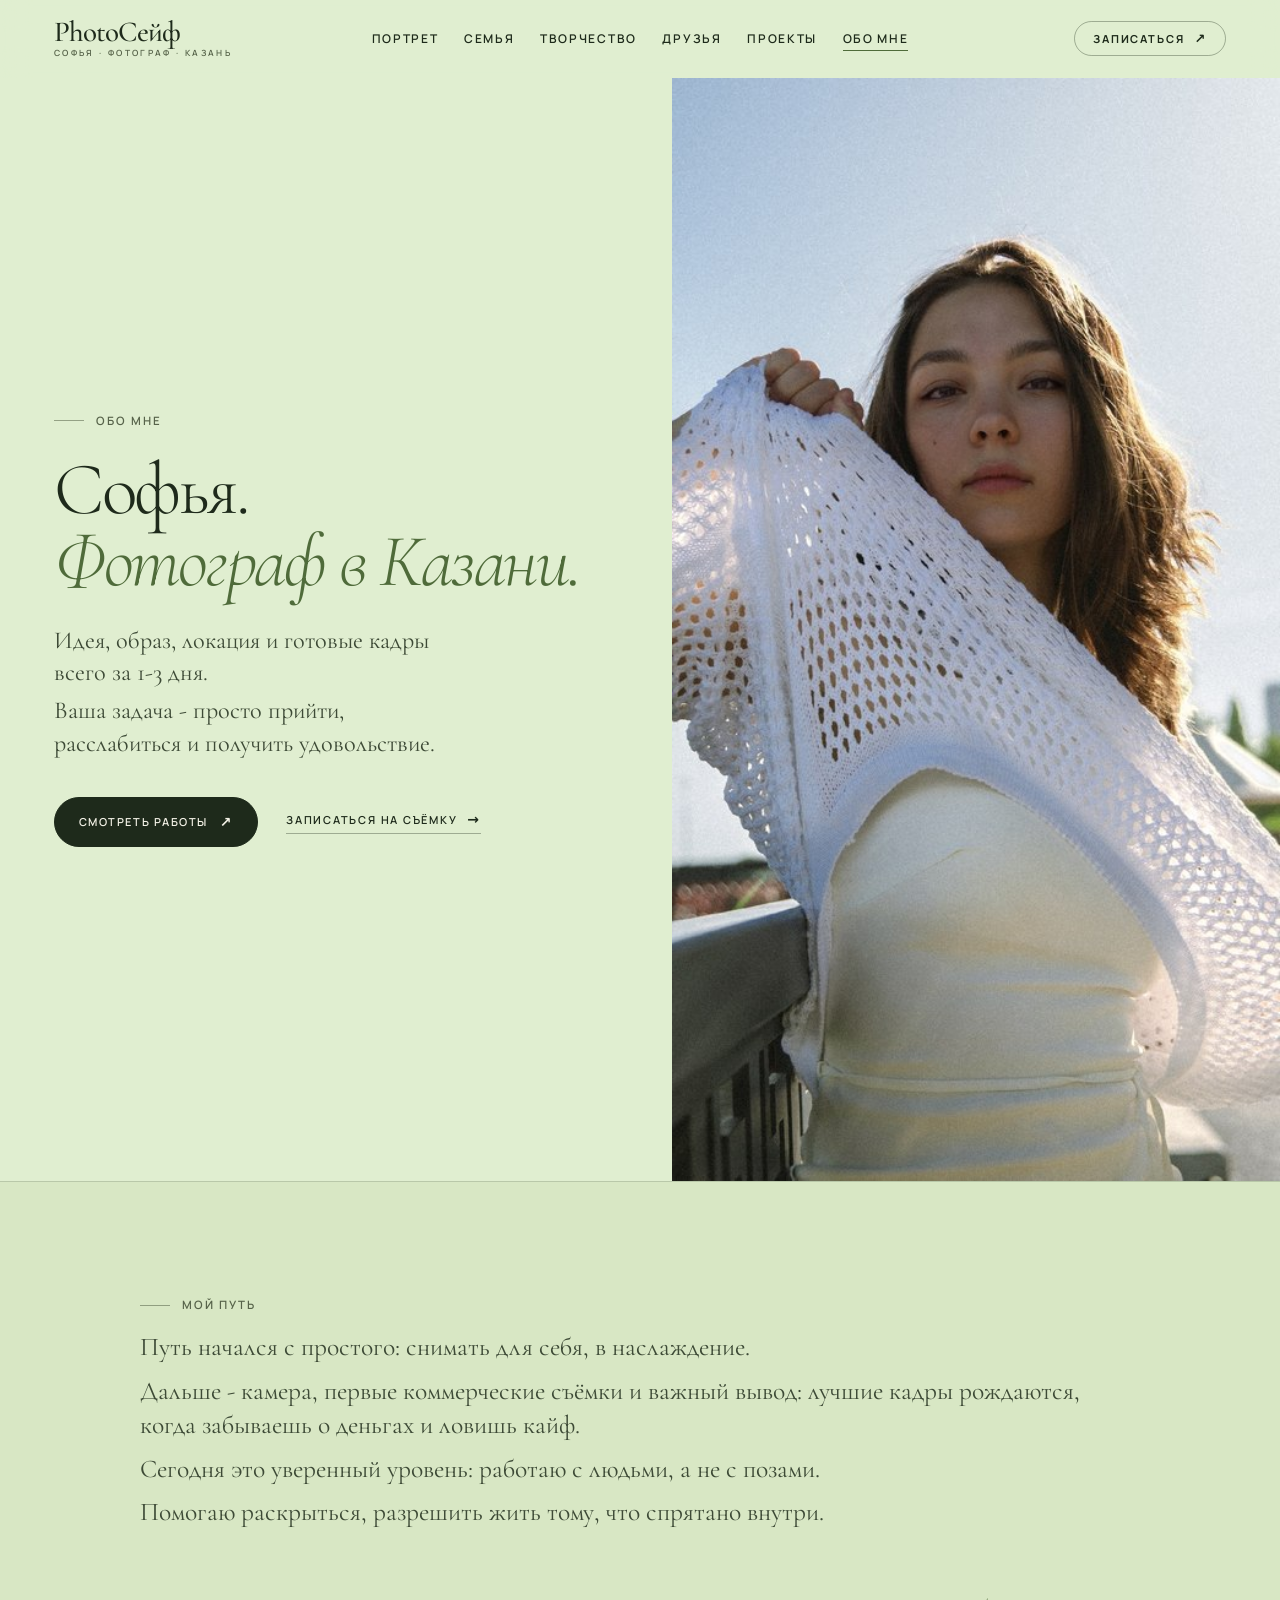
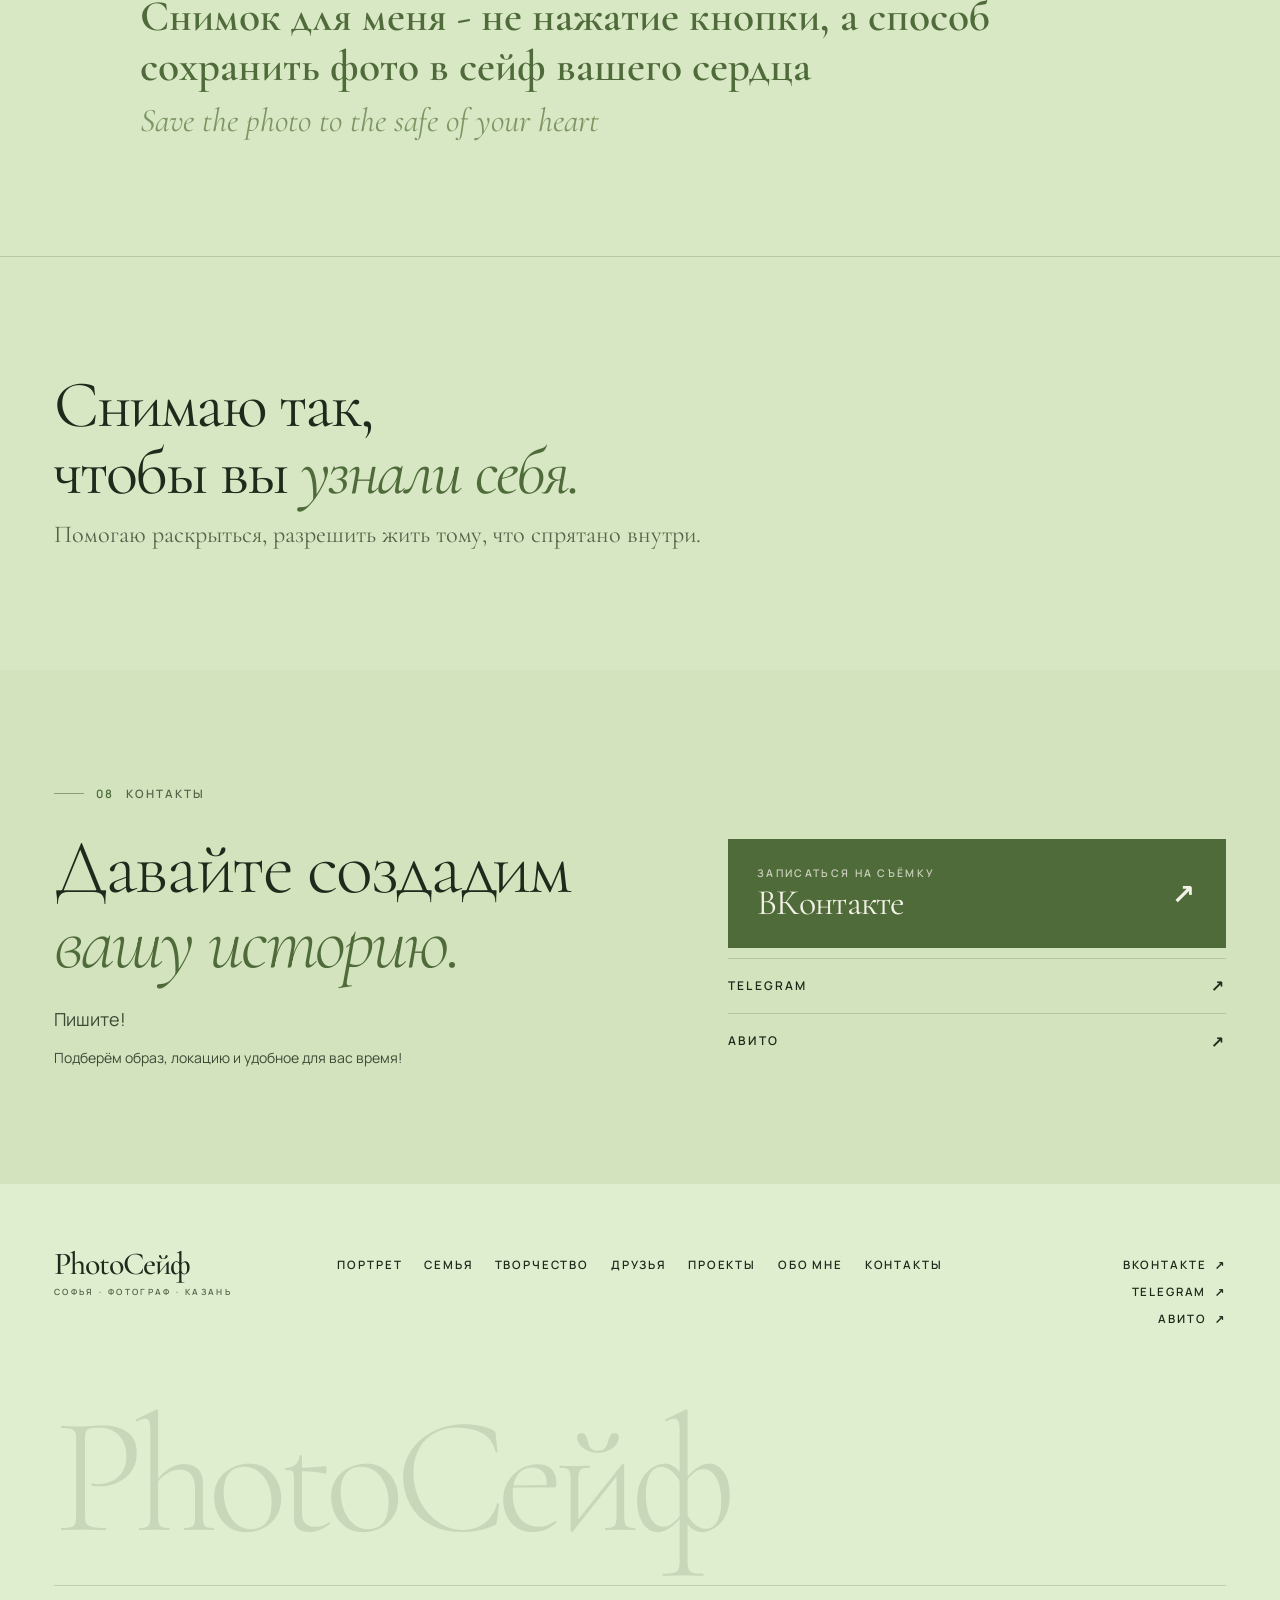
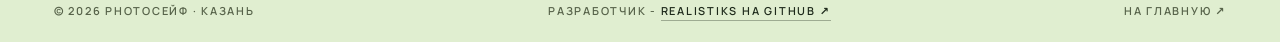
<file: about.html>
<!DOCTYPE html>
<html lang="ru">
<head>
<meta charset="utf-8">
<meta name="viewport" content="width=device-width, initial-scale=1">
<title>Обо мне - PhotoСейф, Софья, фотограф в Казани</title>
<meta name="description" content="Софья, фотограф в Казани. Снимаю с школьных лет: портрет, семья, творчество. Живые кадры про чувства, свет и вас настоящих.">
<meta name="theme-color" content="#e0eed0">
<meta property="og:type" content="website">
<meta property="og:locale" content="ru_RU">
<meta property="og:site_name" content="PhotoСейф">
<meta property="og:title" content="Обо мне - PhotoСейф, Софья">
<meta property="og:description" content="Снимаю с школьных лет. Портрет, семья, творчество. Живые кадры про чувства и свет.">
<meta property="og:image" content="https://realistiks.github.io/photocaseif/assets/img/og-image.jpg">
<meta property="og:url" content="https://realistiks.github.io/photocaseif/about.html">
<link rel="canonical" href="https://realistiks.github.io/photocaseif/about.html">
<link rel="icon" href="favicon.svg" type="image/svg+xml">
<link rel="stylesheet" href="assets/fonts/fonts.css">
<link rel="stylesheet" href="css/style.css">
<link rel="preload" as="image" href="assets/img/about-portrait-900.jpg" imagesrcset="assets/img/about-portrait-600.jpg 330w, assets/img/about-portrait-900.jpg 496w" imagesizes="(max-width: 900px) 100vw, 45vw" fetchpriority="high">
<link rel="preload" as="font" type="font/woff2" href="assets/fonts/cormorant-garamond-normal-cyrillic.woff2" crossorigin>
<link rel="preload" as="font" type="font/woff2" href="assets/fonts/manrope-normal-cyrillic.woff2" crossorigin>
<script>document.documentElement.classList.add('js');</script>
</head>
<body id="top">
<a class="skip" href="#main">Перейти к содержанию</a>
<div class="progress" aria-hidden="true"><span></span></div>

<header class="header" id="header">
  <a class="brand" href="index.html" aria-label="PhotoСейф, на главную">
    <span class="brand__name">PhotoСейф</span>
    <span class="brand__sub">Софья · фотограф · Казань</span>
  </a>

  <nav class="nav" aria-label="Основная навигация">
    <a href="index.html#portrait">Портрет</a>
    <a href="index.html#family">Семья</a>
    <a href="index.html#creative">Творчество</a>
    <a href="index.html#friends">Друзья</a>
    <a href="index.html#projects">Проекты</a>
    <a href="about.html" class="is-active">Обо мне</a>
  </nav>

  <a class="header__cta" href="#contact">Записаться <span aria-hidden="true">↗</span></a>

  <button class="burger" type="button" aria-label="Открыть меню" aria-expanded="false" aria-controls="mobileMenu">
    <span></span><span></span>
  </button>
</header>

<div class="mobile-menu" id="mobileMenu" aria-hidden="true">
  <nav class="mobile-menu__nav" aria-label="Мобильная навигация">
    <a href="index.html#portrait"><span>02</span>Портрет</a>
    <a href="index.html#family"><span>03</span>Семья</a>
    <a href="index.html#creative"><span>04</span>Творчество</a>
    <a href="index.html#friends"><span>05</span>Друзья</a>
    <a href="index.html#projects"><span>06</span>Проекты</a>
    <a href="about.html"><span>07</span>Обо мне</a>
    <a href="#contact"><span>08</span>Контакты</a>
  </nav>
  <div class="mobile-menu__foot">
    <a href="https://vk.ru/save.photo.insafe" target="_blank" rel="noopener">ВКонтакте <span aria-hidden="true">↗</span></a>
    <a href="https://t.me/lcanbemyself" target="_blank" rel="noopener">Telegram <span aria-hidden="true">↗</span></a>
    <a href="https://www.avito.ru/kazan/predlozheniya_uslug/fotografkazan_photosave_7987741514" target="_blank" rel="noopener">Авито <span aria-hidden="true">↗</span></a>
  </div>
</div>

<main id="main">
  <section class="about-hero" aria-labelledby="aboutName">
    <div class="about-hero__copy">
      <p class="eyebrow">Обо мне</p>
      <h1 id="aboutName">Софья.<br><em>Фотограф в Казани.</em></h1>
      <p class="about-lead line">Идея, образ, локация и готовые кадры всего за 1-3 дня.</p>
      <p class="about-lead line">Ваша задача - просто прийти, расслабиться и получить удовольствие.</p>
      <div class="about-actions">
        <a class="btn" href="index.html#portrait">Смотреть работы <span aria-hidden="true">↗</span></a>
        <a class="link-arrow" href="#contact">Записаться на съёмку</a>
      </div>
    </div>
    <div class="about-hero__media">
      <img src="assets/img/about-portrait-900.jpg" srcset="assets/img/about-portrait-600.jpg 330w, assets/img/about-portrait-900.jpg 496w" sizes="(max-width: 900px) 100vw, 45vw" width="496" height="900" alt="Софья, фотограф в Казани, портрет в белом ажурном топе на фоне неба" loading="eager" fetchpriority="high" decoding="async" style="--ph:#9fa0a1">
    </div>
  </section>

  <section class="about-story">
    <div class="about-story__inner">
      <div class="about-story__text reveal">
        <p class="eyebrow">Мой путь</p>
        <p class="line">Путь начался с простого: снимать для себя, в наслаждение.</p>
        <p class="line">Дальше - камера, первые коммерческие съёмки и важный вывод: лучшие кадры рождаются, когда забываешь о деньгах и ловишь кайф.</p>
        <p class="line">Сегодня это уверенный уровень: работаю с людьми, а не с позами.</p>
        <p class="line">Помогаю раскрыться, разрешить жить тому, что спрятано внутри.</p>
        <p class="about-story__highlight">Снимок для меня - не нажатие кнопки, а способ сохранить фото в сейф вашего сердца</p>
        <p class="about-story__highlight-en">Save the photo to the safe of your heart</p>
      </div>


    </div>
  </section>

  <section class="about-quote" aria-label="Подход к съёмке">
    <p class="about-quote__text reveal">
      Снимаю так,<br>
      чтобы вы <em>узнали себя.</em>
    </p>
    <p class="about-quote__note reveal">Помогаю раскрыться, разрешить жить тому, что спрятано внутри.</p>
  </section>

  <section class="contact" id="contact" aria-labelledby="contactTitle">
    <div class="contact__inner">
      <p class="eyebrow"><span>08</span> Контакты</p>
      <div class="contact__grid">
        <div class="reveal">
          <h2 id="contactTitle">Давайте создадим<br><em>вашу историю.</em></h2>
          <p class="contact__lead">Пишите!</p>
          <p class="contact__note">Подберём образ, локацию и удобное для вас время!</p>
        </div>
        <div class="contact__channels reveal">
          <a class="channel channel--primary" href="https://vk.ru/save.photo.insafe" target="_blank" rel="noopener">
            <span class="channel__label">Записаться на съёмку</span>
            <span class="channel__name">ВКонтакте</span>
            <span class="channel__arrow" aria-hidden="true">↗</span>
          </a>
          <a class="channel" href="https://t.me/lcanbemyself" target="_blank" rel="noopener">
            <span>Telegram</span><span class="channel__arrow" aria-hidden="true">↗</span>
          </a>
          <a class="channel" href="https://www.avito.ru/kazan/predlozheniya_uslug/fotografkazan_photosave_7987741514" target="_blank" rel="noopener">
            <span>Авито</span><span class="channel__arrow" aria-hidden="true">↗</span>
          </a>
        </div>
      </div>
    </div>
  </section>
</main>

<footer class="footer">
  <div class="footer__inner">
    <div class="footer__top">
      <div class="footer__brand-block">
        <p class="footer__brand">PhotoСейф</p>
        <p class="footer__sub">Софья · фотограф · Казань</p>
      </div>
      <nav class="footer__nav" aria-label="Навигация в подвале">
        <a href="index.html#portrait">Портрет</a>
        <a href="index.html#family">Семья</a>
        <a href="index.html#creative">Творчество</a>
        <a href="index.html#friends">Друзья</a>
        <a href="index.html#projects">Проекты</a>
        <a href="about.html">Обо мне</a>
        <a href="#contact">Контакты</a>
      </nav>
      <div class="footer__socials" aria-label="Соцсети и площадки">
        <a href="https://vk.ru/save.photo.insafe" target="_blank" rel="noopener">ВКонтакте <span aria-hidden="true">↗</span></a>
        <a href="https://t.me/lcanbemyself" target="_blank" rel="noopener">Telegram <span aria-hidden="true">↗</span></a>
        <a href="https://www.avito.ru/kazan/predlozheniya_uslug/fotografkazan_photosave_7987741514" target="_blank" rel="noopener">Авито <span aria-hidden="true">↗</span></a>
      </div>
    </div>
    <p class="footer__word" aria-hidden="true">PhotoСейф</p>
    <div class="footer__bottom">
      <span>© 2026 PhotoСейф · Казань</span>
      <span class="footer__credit">Разработчик - <a href="https://github.com/Realistiks" target="_blank" rel="noopener">Realistiks на GitHub <span aria-hidden="true">↗</span></a></span>
      <a href="index.html">На главную <span aria-hidden="true">↗</span></a>
    </div>
  </div>
</footer>

<script src="js/app.js"></script>
</body>
</html>
</file>
<file: assets/fonts/fonts.css>
@font-face{font-family:'Cormorant Garamond';font-style:italic;font-weight:300 700;font-display:swap;src:url(cormorant-garamond-italic-cyrillic.woff2) format('woff2');unicode-range:U+0301, U+0400-045F, U+0490-0491, U+04B0-04B1, U+2116;}
@font-face{font-family:'Cormorant Garamond';font-style:italic;font-weight:300 700;font-display:swap;src:url(cormorant-garamond-italic-latin.woff2) format('woff2');unicode-range:U+0000-00FF, U+0131, U+0152-0153, U+02BB-02BC, U+02C6, U+02DA, U+02DC, U+0304, U+0308, U+0329, U+2000-206F, U+20AC, U+2122, U+2191, U+2193, U+2212, U+2215, U+FEFF, U+FFFD;}
@font-face{font-family:'Cormorant Garamond';font-style:normal;font-weight:300 700;font-display:swap;src:url(cormorant-garamond-normal-cyrillic.woff2) format('woff2');unicode-range:U+0301, U+0400-045F, U+0490-0491, U+04B0-04B1, U+2116;}
@font-face{font-family:'Cormorant Garamond';font-style:normal;font-weight:300 700;font-display:swap;src:url(cormorant-garamond-normal-latin.woff2) format('woff2');unicode-range:U+0000-00FF, U+0131, U+0152-0153, U+02BB-02BC, U+02C6, U+02DA, U+02DC, U+0304, U+0308, U+0329, U+2000-206F, U+20AC, U+2122, U+2191, U+2193, U+2212, U+2215, U+FEFF, U+FFFD;}
@font-face{font-family:'Manrope';font-style:normal;font-weight:200 800;font-display:swap;src:url(manrope-normal-cyrillic.woff2) format('woff2');unicode-range:U+0301, U+0400-045F, U+0490-0491, U+04B0-04B1, U+2116;}
@font-face{font-family:'Manrope';font-style:normal;font-weight:200 800;font-display:swap;src:url(manrope-normal-latin.woff2) format('woff2');unicode-range:U+0000-00FF, U+0131, U+0152-0153, U+02BB-02BC, U+02C6, U+02DA, U+02DC, U+0304, U+0308, U+0329, U+2000-206F, U+20AC, U+2122, U+2191, U+2193, U+2212, U+2215, U+FEFF, U+FFFD;}
</file>
<file: css/style.css>
/* =========================================================
   PhotoСейф - фотограф в Казани
   Editorial one-page portfolio
   ========================================================= */

:root {
  --bg: #e0eed0;
  --bg-soft: #d8e7c4;
  --bg-sand: #d3e2bd;
  --ink: #1e2a1b;
  --ink-soft: #3d4a36;
  --muted: #57634a;
  --line: rgba(30, 42, 27, 0.16);
  --line-strong: rgba(30, 42, 27, 0.34);
  --accent: #4f6b3a;
  --accent-soft: #7d9663;
  --cream: #f3f1e6;
  --dark: #162016;
  --olive: #4d5b3a;
  --sage: #dceac8;
  --khaki: #c9d1b2;
  --serif: "Cormorant Garamond", Georgia, "Times New Roman", serif;
  --sans: "Manrope", "Segoe UI", system-ui, -apple-system, sans-serif;
  --gutter: clamp(18px, 4.2vw, 64px);
  --max: 1520px;
  --header-h: 78px;
  --ease: cubic-bezier(0.22, 0.61, 0.36, 1);
}

*,
*::before,
*::after {
  box-sizing: border-box;
}

html {
  scroll-behavior: smooth;
  -webkit-text-size-adjust: 100%;
}

body {
  margin: 0;
  padding-top: var(--header-h);
  background: var(--bg);
  color: var(--ink);
  font-family: var(--sans);
  font-size: 16px;
  font-weight: 400;
  line-height: 1.65;
  -webkit-font-smoothing: antialiased;
  text-rendering: optimizeLegibility;
  overflow-x: hidden;
}

body.no-scroll {
  overflow: hidden;
}

img {
  display: block;
  max-width: 100%;
  height: auto;
}

svg {
  display: block;
}

a {
  color: inherit;
  text-decoration: none;
}

button {
  margin: 0;
  padding: 0;
  border: 0;
  background: none;
  color: inherit;
  font: inherit;
  cursor: pointer;
}

p,
h1,
h2,
h3,
h4,
figure,
blockquote {
  margin: 0;
}

ul,
ol {
  margin: 0;
  padding: 0;
  list-style: none;
}

::selection {
  background: var(--accent);
  color: var(--cream);
}

:focus-visible {
  outline: 2px solid var(--accent);
  outline-offset: 4px;
}

.section--dark :focus-visible,
.contact :focus-visible,
.lightbox :focus-visible {
  outline-color: var(--accent-soft);
}

.skip {
  position: fixed;
  top: 10px;
  left: 10px;
  z-index: 200;
  padding: 10px 16px;
  background: var(--ink);
  color: var(--cream);
  font-size: 12px;
  transform: translateY(-160%);
  transition: transform 0.2s ease;
}

.skip:focus {
  transform: translateY(0);
}

/* ---------- progress ---------- */

.progress {
  position: fixed;
  top: 0;
  left: 0;
  right: 0;
  z-index: 80;
  height: 2px;
  pointer-events: none;
}

.progress span {
  display: block;
  width: 0;
  height: 100%;
  background: var(--accent);
  transition: width 0.12s linear;
}

/* ---------- type ---------- */

h1,
h2,
h3,
.footer__word {
  font-family: var(--serif);
  font-weight: 300;
  letter-spacing: -0.03em;
}

h1 {
  font-size: clamp(50px, 6.2vw, 96px);
  line-height: 0.97;
}

h2 {
  font-size: clamp(42px, 5.2vw, 82px);
  line-height: 0.98;
}

h3 {
  font-size: clamp(30px, 3.2vw, 48px);
  line-height: 1.02;
}

h1 em,
h2 em,
h3 em {
  font-style: italic;
  font-weight: 300;
  color: var(--accent);
}

.eyebrow {
  display: flex;
  align-items: center;
  gap: 12px;
  color: var(--muted);
  font-size: 10px;
  font-weight: 600;
  letter-spacing: 0.24em;
  line-height: 1.4;
  text-transform: uppercase;
}

.eyebrow::before {
  content: "";
  width: 30px;
  height: 1px;
  background: currentColor;
  opacity: 0.55;
}

.eyebrow span {
  color: var(--accent);
}

.lead {
  font-family: var(--serif);
  font-size: clamp(22px, 2vw, 28px);
  line-height: 1.35;
  letter-spacing: -0.01em;
}

.quote {
  position: relative;
  max-width: 34ch;
  padding-left: 1.1em;
  font-family: var(--serif);
  font-size: clamp(24px, 2.5vw, 36px);
  font-weight: 400;
  line-height: 1.24;
  letter-spacing: -0.015em;
}

.quote::before {
  content: "«";
  position: absolute;
  top: -0.08em;
  left: 0;
  color: var(--accent);
  font-size: 1.15em;
  line-height: 1;
}

.quote--small {
  font-size: clamp(22px, 2vw, 30px);
}

/* ---------- buttons ---------- */

.btn {
  display: inline-flex;
  align-items: center;
  justify-content: center;
  gap: 12px;
  min-height: 50px;
  padding: 15px 26px;
  border: 1px solid var(--ink);
  border-radius: 100px;
  background: var(--ink);
  color: var(--cream);
  font-size: 10px;
  font-weight: 600;
  letter-spacing: 0.16em;
  line-height: 1.2;
  text-transform: uppercase;
  transition:
    background 0.3s var(--ease),
    border-color 0.3s var(--ease),
    color 0.3s var(--ease),
    transform 0.3s var(--ease);
}

.btn span {
  font-size: 14px;
  line-height: 1;
  transition: transform 0.3s var(--ease);
}

.btn:hover {
  border-color: var(--accent);
  background: var(--accent);
  color: var(--cream);
  transform: translateY(-2px);
}

.btn:hover span {
  transform: translate(2px, -2px);
}

.btn--ghost {
  background: transparent;
  color: var(--ink);
}

.btn--ghost:hover {
  background: var(--ink);
  border-color: var(--ink);
  color: var(--cream);
}

.btn--light {
  border-color: rgba(244, 239, 231, 0.55);
  background: transparent;
  color: var(--cream);
}

.btn--light:hover {
  border-color: var(--cream);
  background: var(--cream);
  color: var(--ink);
}

.link-arrow {
  position: relative;
  display: inline-flex;
  align-items: baseline;
  gap: 10px;
  padding-bottom: 4px;
  border-bottom: 1px solid var(--line-strong);
  font-size: 10px;
  font-weight: 600;
  letter-spacing: 0.16em;
  line-height: 1.4;
  text-transform: uppercase;
  transition:
    border-color 0.3s ease,
    color 0.3s ease;
}

.link-arrow::after {
  content: "→";
  font-size: 14px;
  transition: transform 0.3s var(--ease);
}

.link-arrow span {
  color: var(--muted);
  font-weight: 500;
  letter-spacing: 0.08em;
}

.link-arrow:hover {
  border-color: var(--accent);
  color: var(--accent);
}

.link-arrow:hover::after {
  transform: translateX(4px);
}

/* ---------- header ---------- */

.header {
  position: fixed;
  top: 0;
  left: 0;
  right: 0;
  z-index: 50;
  display: grid;
  grid-template-columns: 1fr auto 1fr;
  align-items: center;
  height: var(--header-h);
  padding: 0 var(--gutter);
  background: rgba(224, 238, 208, 0.94);
  border-bottom: 1px solid transparent;
  -webkit-backdrop-filter: blur(14px);
  backdrop-filter: blur(14px);
  transition:
    border-color 0.3s ease,
    background 0.3s ease;
}

.header.is-scrolled {
  border-bottom-color: var(--line);
  background: rgba(224, 238, 208, 0.97);
}

.brand {
  display: flex;
  flex-direction: column;
  justify-self: start;
  line-height: 1;
}

.brand__name {
  font-family: var(--serif);
  font-size: 29px;
  font-weight: 500;
  letter-spacing: -0.03em;
  line-height: 0.9;
}

.brand__sub {
  margin-top: 4px;
  color: var(--muted);
  font-size: 8px;
  font-weight: 600;
  letter-spacing: 0.28em;
  line-height: 1;
  text-transform: uppercase;
}

.nav {
  display: flex;
  align-items: center;
  gap: clamp(14px, 2vw, 30px);
  justify-self: center;
}

.nav a {
  position: relative;
  padding: 6px 0;
  font-size: 10px;
  font-weight: 600;
  letter-spacing: 0.16em;
  line-height: 1;
  text-transform: uppercase;
}

.nav a::after {
  content: "";
  position: absolute;
  left: 0;
  right: 0;
  bottom: 0;
  height: 1px;
  background: var(--accent);
  transform: scaleX(0);
  transform-origin: right center;
  transition: transform 0.35s var(--ease);
}

.nav a:hover::after,
.nav a.is-active::after {
  transform: scaleX(1);
  transform-origin: left center;
}

.header__cta {
  display: inline-flex;
  align-items: center;
  gap: 9px;
  justify-self: end;
  padding: 11px 19px;
  border: 1px solid var(--line-strong);
  border-radius: 100px;
  font-size: 9px;
  font-weight: 700;
  letter-spacing: 0.18em;
  line-height: 1;
  text-transform: uppercase;
  transition:
    background 0.3s ease,
    border-color 0.3s ease,
    color 0.3s ease;
}

.header__cta span {
  font-size: 13px;
  line-height: 1;
}

.header__cta:hover {
  border-color: var(--accent);
  background: var(--accent);
  color: var(--cream);
}

.burger {
  display: none;
  position: relative;
  z-index: 55;
  width: 42px;
  height: 42px;
  justify-self: end;
}

.burger span {
  position: absolute;
  left: 10px;
  width: 22px;
  height: 1.5px;
  background: var(--ink);
  transition:
    transform 0.35s var(--ease),
    top 0.35s var(--ease);
}

.burger span:first-child {
  top: 17px;
}

.burger span:last-child {
  top: 24px;
}

.burger[aria-expanded="true"] span:first-child {
  top: 20px;
  transform: rotate(45deg);
}

.burger[aria-expanded="true"] span:last-child {
  top: 20px;
  transform: rotate(-45deg);
}

/* ---------- mobile menu ---------- */

.mobile-menu {
  position: fixed;
  inset: 0;
  z-index: 45;
  display: flex;
  flex-direction: column;
  justify-content: space-between;
  padding: calc(var(--header-h) + 30px) var(--gutter) 28px;
  background: var(--bg);
  opacity: 0;
  visibility: hidden;
  transform: translateY(-8px);
  transition:
    opacity 0.35s ease,
    visibility 0.35s ease,
    transform 0.35s var(--ease);
}

.mobile-menu.is-open {
  opacity: 1;
  visibility: visible;
  transform: translateY(0);
}

.mobile-menu__nav {
  display: flex;
  flex-direction: column;
}

.mobile-menu__nav a {
  display: flex;
  align-items: baseline;
  gap: 18px;
  padding: 10px 0;
  border-bottom: 1px solid var(--line);
  font-family: var(--serif);
  font-size: clamp(34px, 8vw, 56px);
  line-height: 1.05;
  letter-spacing: -0.02em;
}

.mobile-menu__nav a span {
  color: var(--accent);
  font-family: var(--sans);
  font-size: 9px;
  font-weight: 600;
  letter-spacing: 0.16em;
}

.mobile-menu__foot {
  display: flex;
  flex-wrap: wrap;
  gap: 10px 22px;
  padding-top: 20px;
  border-top: 1px solid var(--line);
  font-size: 10px;
  font-weight: 600;
  letter-spacing: 0.14em;
  text-transform: uppercase;
}

/* ---------- hero ---------- */

.hero {
  display: grid;
  grid-template-columns: 1.04fr 0.96fr;
  min-height: calc(100svh - var(--header-h));
}

.hero__copy {
  position: relative;
  display: flex;
  flex-direction: column;
  justify-content: center;
  padding: 72px var(--gutter) 120px;
  max-width: 900px;
}

.hero h1 {
  margin-top: 26px;
}

.hero__lead {
  max-width: 38ch;
  margin-top: 30px;
  color: var(--ink-soft);
  font-size: clamp(15px, 1.15vw, 18px);
  line-height: 1.6;
}

.hero__actions {
  display: flex;
  flex-wrap: wrap;
  align-items: center;
  gap: 20px 30px;
  margin-top: 38px;
}

.hero__meta {
  position: absolute;
  left: var(--gutter);
  right: var(--gutter);
  bottom: 26px;
  display: flex;
  justify-content: space-between;
  gap: 20px;
  padding-top: 16px;
  border-top: 1px solid var(--line);
  color: var(--muted);
  font-size: 9px;
  font-weight: 600;
  letter-spacing: 0.18em;
  line-height: 1.5;
  text-transform: uppercase;
}

.hero__media {
  position: relative;
  min-height: 520px;
  overflow: hidden;
  background: #4e5060;
}

.hero__media img {
  width: 100%;
  height: 100%;
  object-fit: cover;
  object-position: 50% 28%;
}

.hero__caption {
  position: absolute;
  right: 22px;
  bottom: 26px;
  color: rgba(255, 255, 255, 0.86);
  font-size: 9px;
  font-weight: 600;
  letter-spacing: 0.22em;
  line-height: 1.4;
  text-transform: uppercase;
  writing-mode: vertical-rl;
  text-shadow: 0 1px 12px rgba(0, 0, 0, 0.45);
}

/* ---------- sections ---------- */

.section {
  padding: clamp(76px, 9vw, 150px) var(--gutter);
}

.section__inner {
  max-width: var(--max);
  margin: 0 auto;
}

section[id],
main[id] {
  scroll-margin-top: var(--header-h);
}

.section--sand {
  background: var(--bg-sand);
  border-top: 1px solid rgba(30, 42, 27, 0.08);
  border-bottom: 1px solid rgba(30, 42, 27, 0.08);
}

.section--sage {
  background: var(--sage);
  border-top: 1px solid rgba(30, 42, 27, 0.08);
  border-bottom: 1px solid rgba(30, 42, 27, 0.08);
}

.section--olive {
  --ink: #f3f1e6;
  --ink-soft: rgba(243, 241, 230, 0.8);
  --muted: rgba(243, 241, 230, 0.62);
  --line: rgba(243, 241, 230, 0.2);
  --line-strong: rgba(243, 241, 230, 0.42);
  background: var(--olive);
  color: var(--cream);
}

.section--dark {
  --ink: #f3f1e6;
  --ink-soft: rgba(243, 241, 230, 0.78);
  --muted: rgba(243, 241, 230, 0.58);
  --line: rgba(243, 241, 230, 0.18);
  --line-strong: rgba(243, 241, 230, 0.4);
  background: var(--dark);
  color: var(--cream);
}

.section--dark .quote::before {
  color: var(--accent-soft);
}

.intro__grid {
  display: grid;
  grid-template-columns: 1fr 1fr;
  gap: clamp(40px, 7vw, 120px);
  align-items: start;
}

.intro h2 {
  margin-top: 26px;
  font-size: clamp(38px, 4.5vw, 68px);
}

.intro__body {
  max-width: 48ch;
  padding-top: 44px;
  color: var(--ink-soft);
  font-size: 15px;
  line-height: 1.75;
}

.intro__body p + p {
  margin-top: 18px;
}

.intro__body .lead {
  color: var(--ink);
}

.principles {
  display: grid;
  grid-template-columns: repeat(3, 1fr);
  margin-top: clamp(60px, 8vw, 120px);
  border-top: 1px solid var(--line);
}

.principle {
  padding: 26px 34px 0 0;
}

.principle + .principle {
  padding-left: 34px;
  border-left: 1px solid var(--line);
}

.principle__num {
  color: var(--accent);
  font-size: 9px;
  font-weight: 700;
  letter-spacing: 0.18em;
}

.principle h3 {
  margin-top: 16px;
  font-size: clamp(25px, 2.2vw, 34px);
}

.principle p {
  max-width: 30ch;
  margin-top: 12px;
  color: var(--muted);
  font-size: 13px;
  line-height: 1.65;
}

/* ---------- city ---------- */

.city {
  position: relative;
  height: clamp(430px, 72vh, 760px);
  overflow: hidden;
  background: #5c5877;
}

.city > img {
  width: 100%;
  height: 100%;
  object-fit: cover;
  object-position: 50% 46%;
}

.city::after {
  content: "";
  position: absolute;
  inset: 0;
  background:
    linear-gradient(to top, rgba(12, 10, 9, 0.62) 0%, rgba(12, 10, 9, 0.06) 55%, transparent 100%),
    linear-gradient(to right, rgba(12, 10, 9, 0.2), transparent 55%);
  pointer-events: none;
}

.city__meta {
  position: absolute;
  top: 24px;
  right: var(--gutter);
  z-index: 1;
  color: rgba(255, 255, 255, 0.78);
  font-size: 9px;
  font-weight: 600;
  letter-spacing: 0.2em;
  text-transform: uppercase;
}

.city__quote {
  position: absolute;
  left: var(--gutter);
  bottom: clamp(34px, 8vh, 80px);
  z-index: 1;
  max-width: 1100px;
  color: var(--cream);
  font-family: var(--serif);
  font-size: clamp(32px, 4.6vw, 72px);
  line-height: 1.02;
  letter-spacing: -0.03em;
  text-shadow: 0 2px 24px rgba(0, 0, 0, 0.28);
}

.city__quote em {
  color: #d7e2c0;
}

/* ---------- section head ---------- */

.section-head {
  display: grid;
  grid-template-columns: 1fr 1fr;
  gap: clamp(30px, 6vw, 110px);
  align-items: start;
  margin-bottom: clamp(42px, 5vw, 72px);
}

.section-head h2 {
  margin-top: 24px;
}

.section-head__text {
  max-width: 52ch;
}

.section-head__text .btn {
  margin-top: 28px;
}

.section-head__body {
  margin-top: 24px;
  color: var(--ink-soft);
  font-size: 15px;
  line-height: 1.7;
}

/* ---------- galleries ---------- */

.masonry {
  column-gap: clamp(10px, 1.3vw, 20px);
}

.masonry--2 {
  columns: 2;
}

.masonry--3 {
  columns: 3;
}

.ph {
  break-inside: avoid;
  margin: 0 0 clamp(10px, 1.3vw, 20px);
}

.ph:last-child {
  margin-bottom: 0;
}

.ph__btn {
  position: relative;
  display: block;
  width: 100%;
  overflow: hidden;
  background: var(--bg-soft);
  cursor: zoom-in;
}

.ph__btn img {
  width: 100%;
  height: auto;
  background: var(--ph, var(--bg-soft));
  transition:
    transform 0.9s var(--ease),
    opacity 0.5s ease;
}

.ph__btn:hover img,
.ph__btn:focus-visible img {
  transform: scale(1.025);
}

.ph__btn:hover img {
  opacity: 0.92;
}

.ph__cap {
  position: absolute;
  left: 0;
  right: 0;
  bottom: 0;
  padding: 44px 18px 14px;
  background: linear-gradient(to top, rgba(12, 10, 9, 0.62), transparent);
  color: rgba(255, 255, 255, 0.9);
  font-size: 9px;
  font-weight: 600;
  letter-spacing: 0.18em;
  line-height: 1.4;
  text-align: left;
  text-transform: uppercase;
  opacity: 0;
  transform: translateY(6px);
  transition:
    opacity 0.35s ease,
    transform 0.35s var(--ease);
}

.ph__btn:hover .ph__cap,
.ph__btn:focus-visible .ph__cap {
  opacity: 1;
  transform: translateY(0);
}

.ph__zoom {
  position: absolute;
  top: 14px;
  right: 14px;
  display: grid;
  place-items: center;
  width: 30px;
  height: 30px;
  border: 1px solid rgba(255, 255, 255, 0.55);
  border-radius: 50%;
  background: rgba(12, 10, 9, 0.18);
  color: #fff;
  font-family: var(--sans);
  font-size: 15px;
  font-weight: 300;
  line-height: 1;
  opacity: 0;
  transform: scale(0.85);
  transition:
    opacity 0.3s ease,
    transform 0.3s var(--ease);
  -webkit-backdrop-filter: blur(6px);
  backdrop-filter: blur(6px);
}

.ph__btn:hover .ph__zoom,
.ph__btn:focus-visible .ph__zoom {
  opacity: 1;
  transform: scale(1);
}

/* ---------- men strip ---------- */

.mens {
  display: grid;
  grid-template-columns: 0.78fr 1.22fr;
  gap: clamp(32px, 5vw, 80px);
  align-items: end;
  margin-top: clamp(64px, 8vw, 120px);
  padding-top: clamp(32px, 4vw, 56px);
  border-top: 1px solid var(--line);
}

.mens__head h3 {
  margin-top: 18px;
}

.mens__head p:last-child {
  max-width: 42ch;
  margin-top: 18px;
  color: var(--ink-soft);
  font-size: 14px;
  line-height: 1.7;
}

.mens__grid {
  display: grid;
  grid-template-columns: repeat(5, 1fr);
  gap: clamp(7px, 0.9vw, 12px);
}

.ph--tile {
  margin: 0;
}

.ph--tile .ph__btn {
  height: 100%;
  aspect-ratio: 3 / 4;
}

.ph--tile img {
  width: 100%;
  height: 100%;
  object-fit: cover;
}

.ph--tile .ph__cap {
  padding: 34px 10px 10px;
  font-size: 7px;
  letter-spacing: 0.12em;
}

.ph--tile .ph__zoom {
  top: 8px;
  right: 8px;
  width: 24px;
  height: 24px;
  font-size: 12px;
}

/* ---------- projects ---------- */

.projects {
  border-top: 1px solid var(--line);
}

.project {
  display: grid;
  grid-template-columns: 1.12fr 0.88fr;
  gap: clamp(28px, 5vw, 86px);
  align-items: center;
  padding: clamp(38px, 5vw, 64px) 0;
  border-bottom: 1px solid var(--line);
}

.project:nth-child(even) .project__cover {
  order: 2;
}

.project:nth-child(even) .project__body {
  order: 1;
}

.project__cover {
  position: relative;
  display: block;
  width: 100%;
  aspect-ratio: 4 / 3;
  overflow: hidden;
  background: var(--bg-soft);
  cursor: zoom-in;
}

.project__cover img {
  width: 100%;
  height: 100%;
  object-fit: cover;
  background: var(--ph, var(--bg-soft));
  transition: transform 1s var(--ease);
}

.project__cover:hover img {
  transform: scale(1.03);
}

.project__cover::after {
  content: "";
  position: absolute;
  inset: 0;
  background: linear-gradient(to top, rgba(12, 10, 9, 0.35), transparent 45%);
  pointer-events: none;
}

.project__num {
  position: absolute;
  top: 18px;
  left: 20px;
  z-index: 1;
  color: rgba(255, 255, 255, 0.9);
  font-family: var(--serif);
  font-size: 30px;
  line-height: 1;
  text-shadow: 0 1px 10px rgba(0, 0, 0, 0.3);
}

.project__hint {
  position: absolute;
  right: 20px;
  bottom: 18px;
  z-index: 1;
  color: #fff;
  font-size: 9px;
  font-weight: 600;
  letter-spacing: 0.18em;
  text-transform: uppercase;
  opacity: 0;
  transform: translateY(4px);
  transition:
    opacity 0.35s ease,
    transform 0.35s var(--ease);
}

.project__cover:hover .project__hint,
.project__cover:focus-visible .project__hint {
  opacity: 1;
  transform: translateY(0);
}

.project__body {
  max-width: 46ch;
}

.project__body h3 {
  margin-top: 14px;
}

.project__body > p:not(.eyebrow) {
  margin-top: 16px;
  color: var(--ink-soft);
  font-size: 15px;
  line-height: 1.7;
}

.project__thumbs {
  display: flex;
  flex-wrap: wrap;
  gap: 8px;
  margin-top: 28px;
}

.project__thumbs button {
  width: clamp(52px, 5.6vw, 72px);
  aspect-ratio: 1;
  overflow: hidden;
  background: var(--bg-soft);
  cursor: zoom-in;
}

.project__thumbs img {
  width: 100%;
  height: 100%;
  object-fit: cover;
  transition:
    transform 0.6s var(--ease),
    opacity 0.3s ease;
}

.project__thumbs button:hover img {
  transform: scale(1.08);
  opacity: 0.86;
}

.project__body .link-arrow {
  margin-top: 30px;
}

/* ---------- contact ---------- */

.contact {
  --ink: #f3f1e6;
  --ink-soft: rgba(243, 241, 230, 0.76);
  --muted: rgba(243, 241, 230, 0.58);
  --line: rgba(243, 241, 230, 0.18);
  background: #1a2618;
  color: var(--cream);
  padding: clamp(76px, 9vw, 140px) var(--gutter);
}

.contact__inner {
  max-width: var(--max);
  margin: 0 auto;
}

.contact__grid {
  display: grid;
  grid-template-columns: 1.08fr 0.92fr;
  gap: clamp(40px, 7vw, 120px);
  align-items: end;
  margin-top: 28px;
}

.contact h2 {
  font-size: clamp(46px, 6vw, 104px);
}

.contact h2 em {
  color: var(--accent-soft);
}

.contact__lead {
  max-width: 42ch;
  margin-top: 26px;
  color: var(--ink-soft);
  font-size: 15px;
  line-height: 1.7;
}

.contact__channels {
  display: flex;
  flex-direction: column;
}

.channel {
  display: flex;
  align-items: center;
  justify-content: space-between;
  gap: 20px;
  padding: 19px 0;
  border-top: 1px solid var(--line);
  font-size: 10px;
  font-weight: 600;
  letter-spacing: 0.18em;
  line-height: 1.4;
  text-transform: uppercase;
  transition:
    color 0.3s ease,
    padding 0.3s var(--ease);
}

.channel:hover {
  color: var(--accent-soft);
}

.channel__arrow {
  font-size: 16px;
  line-height: 1;
  transition: transform 0.3s var(--ease);
}

.channel:hover .channel__arrow {
  transform: translate(3px, -3px);
}

.channel--primary {
  display: grid;
  grid-template-columns: 1fr auto;
  grid-template-rows: auto auto;
  gap: 4px 20px;
  align-items: center;
  margin-bottom: 10px;
  padding: 26px 28px;
  border: 1px solid var(--accent);
  background: var(--accent);
  color: var(--cream);
}

.channel--primary:hover {
  background: var(--accent-soft);
  border-color: var(--accent-soft);
  color: var(--cream);
}

.channel__label {
  grid-column: 1;
  font-size: 8px;
  font-weight: 600;
  letter-spacing: 0.22em;
  opacity: 0.75;
}

.channel__name {
  grid-column: 1;
  font-family: var(--serif);
  font-size: clamp(30px, 3vw, 42px);
  font-weight: 400;
  letter-spacing: -0.02em;
  line-height: 1;
  text-transform: none;
}

.channel--primary .channel__arrow {
  grid-column: 2;
  grid-row: 1 / span 2;
  font-size: 28px;
}

.contact__note {
  margin-top: clamp(48px, 6vw, 80px);
  padding-top: 18px;
  border-top: 1px solid var(--line);
  color: var(--muted);
  font-size: 9px;
  font-weight: 600;
  letter-spacing: 0.18em;
  text-transform: uppercase;
}

/* ---------- footer ---------- */

.footer {
  padding: clamp(40px, 5vw, 70px) var(--gutter) 22px;
  background: var(--bg);
}

.footer__inner {
  max-width: var(--max);
  margin: 0 auto;
}

.footer__top {
  display: grid;
  grid-template-columns: 1fr auto 1fr;
  gap: 30px;
  align-items: start;
}

.footer__brand {
  font-family: var(--serif);
  font-size: 32px;
  font-weight: 500;
  letter-spacing: -0.03em;
  line-height: 1;
}

.footer__sub {
  margin-top: 5px;
  color: var(--muted);
  font-size: 8px;
  font-weight: 600;
  letter-spacing: 0.28em;
  text-transform: uppercase;
}

.footer__nav {
  display: flex;
  flex-wrap: wrap;
  gap: 10px 22px;
  justify-content: center;
  padding-top: 8px;
}

.footer__nav a {
  font-size: 9px;
  font-weight: 600;
  letter-spacing: 0.16em;
  text-transform: uppercase;
  transition: color 0.3s ease;
}

.footer__nav a:hover {
  color: var(--accent);
}

.footer__socials {
  display: flex;
  flex-direction: column;
  align-items: flex-end;
  gap: 8px;
  padding-top: 8px;
}

.footer__socials a {
  display: inline-flex;
  align-items: center;
  gap: 8px;
  font-size: 9px;
  font-weight: 600;
  letter-spacing: 0.16em;
  text-transform: uppercase;
  transition: color 0.3s ease;
}

.footer__socials a span {
  font-size: 12px;
  line-height: 1;
}

.footer__socials a:hover {
  color: var(--accent);
}

.footer__word {
  margin-top: clamp(46px, 7vw, 100px);
  color: rgba(30, 42, 27, 0.12);
  font-family: var(--serif);
  font-size: clamp(70px, 15vw, 240px);
  font-weight: 300;
  line-height: 0.7;
  letter-spacing: -0.055em;
  white-space: nowrap;
  pointer-events: none;
  user-select: none;
}

.footer__bottom {
  display: flex;
  align-items: center;
  justify-content: space-between;
  gap: 20px;
  margin-top: clamp(30px, 4vw, 50px);
  padding-top: 16px;
  border-top: 1px solid var(--line);
  color: var(--muted);
  font-size: 9px;
  font-weight: 600;
  letter-spacing: 0.16em;
  text-transform: uppercase;
}

.footer__bottom a {
  transition: color 0.3s ease;
}

.footer__bottom a:hover {
  color: var(--accent);
}

.footer__credit {
  text-align: center;
}

.footer__credit a {
  padding-bottom: 2px;
  border-bottom: 1px solid var(--line-strong);
  color: var(--ink);
  white-space: nowrap;
  transition:
    color 0.3s ease,
    border-color 0.3s ease;
}

.footer__credit a:hover {
  border-color: var(--accent);
  color: var(--accent);
}

.footer__credit a span {
  font-size: 10px;
}

/* ---------- lightbox ---------- */

.lightbox {
  width: 100%;
  max-width: 100%;
  height: 100dvh;
  max-height: 100dvh;
  margin: 0;
  padding: 0;
  border: 0;
  background: #0e0c0b;
  color: var(--cream);
  overflow: hidden;
}

.lightbox::backdrop {
  background: rgba(14, 12, 11, 0.96);
}

.lightbox[open] {
  display: grid;
  grid-template-rows: auto 1fr;
}

.lightbox__bar {
  display: flex;
  align-items: center;
  justify-content: space-between;
  gap: 20px;
  padding: 16px clamp(16px, 3vw, 34px);
  border-bottom: 1px solid rgba(244, 239, 231, 0.12);
}

.lightbox__count {
  color: rgba(244, 239, 231, 0.72);
  font-size: 10px;
  font-weight: 600;
  letter-spacing: 0.18em;
  font-variant-numeric: tabular-nums;
}

.lightbox__hint {
  color: rgba(244, 239, 231, 0.42);
  font-size: 9px;
  font-weight: 600;
  letter-spacing: 0.14em;
  text-transform: uppercase;
}

.lightbox__close {
  display: inline-flex;
  align-items: center;
  gap: 12px;
  padding: 6px 0;
  color: rgba(244, 239, 231, 0.78);
  font-size: 9px;
  font-weight: 600;
  letter-spacing: 0.18em;
  text-transform: uppercase;
  transition: color 0.25s ease;
}

.lightbox__close:hover {
  color: var(--cream);
}

.lightbox__x {
  font-family: var(--sans);
  font-size: 25px;
  font-weight: 300;
  line-height: 0.7;
}

.lightbox__stage {
  position: relative;
  display: flex;
  align-items: center;
  justify-content: center;
  min-height: 0;
  padding: 20px clamp(52px, 6vw, 96px) 26px;
}

.lightbox__figure {
  display: flex;
  flex-direction: column;
  align-items: center;
  justify-content: center;
  gap: 14px;
  width: 100%;
  height: 100%;
  min-height: 0;
}

.lightbox__figure img {
  width: auto;
  max-width: 100%;
  height: auto;
  max-height: calc(100dvh - var(--header-h) - 130px);
  object-fit: contain;
  opacity: 1;
  transition: opacity 0.3s ease;
}

.lightbox__figure img.is-loading {
  opacity: 0.25;
}

.lightbox__caption {
  flex: 0 0 auto;
  color: rgba(244, 239, 231, 0.58);
  font-size: 9px;
  font-weight: 600;
  letter-spacing: 0.2em;
  text-align: center;
  text-transform: uppercase;
}

.lightbox__nav {
  position: absolute;
  top: 50%;
  z-index: 2;
  display: grid;
  place-items: center;
  width: 46px;
  height: 46px;
  border: 1px solid rgba(244, 239, 231, 0.24);
  border-radius: 50%;
  color: rgba(244, 239, 231, 0.78);
  transform: translateY(-50%);
  transition:
    background 0.25s ease,
    border-color 0.25s ease,
    color 0.25s ease;
}

.lightbox__nav:hover {
  border-color: var(--cream);
  background: rgba(244, 239, 231, 0.1);
  color: var(--cream);
}

.lightbox__nav svg {
  width: 19px;
  height: 19px;
}

.lightbox__nav--prev {
  left: clamp(10px, 2vw, 28px);
}

.lightbox__nav--next {
  right: clamp(10px, 2vw, 28px);
}

/* ---------- reveal ---------- */

.js .reveal {
  opacity: 0;
  transform: translateY(26px);
  transition:
    opacity 0.9s ease,
    transform 0.9s var(--ease);
}

.js .reveal.is-in {
  opacity: 1;
  transform: translateY(0);
}

/* ---------- responsive ---------- */

@media (max-width: 1180px) {
  .brand__name {
    font-size: 26px;
  }

  .nav {
    gap: 16px;
  }

  .nav a {
    font-size: 9px;
    letter-spacing: 0.13em;
  }

  .header__cta {
    padding: 10px 15px;
    font-size: 8px;
  }

  .masonry--3 {
    columns: 2;
  }
}

@media (max-width: 1020px) {
  :root {
    --header-h: 70px;
  }

  .nav {
    display: none;
  }

  .header {
    grid-template-columns: 1fr auto;
  }

  .header__cta {
    display: none;
  }

  .burger {
    display: block;
  }

  .hero {
    grid-template-columns: 1fr;
    min-height: auto;
  }

  .hero__media {
    order: -1;
    height: 68svh;
    min-height: 480px;
  }

  .hero__copy {
    max-width: none;
    padding: 46px var(--gutter) 96px;
  }

  .hero h1 {
    font-size: clamp(50px, 8vw, 82px);
  }

  .hero__meta {
    bottom: 24px;
  }

  .intro__grid,
  .section-head,
  .contact__grid {
    grid-template-columns: 1fr;
    gap: 34px;
  }

  .intro__body {
    padding-top: 0;
    max-width: 60ch;
  }

  .section-head {
    align-items: start;
  }

  .section-head__text {
    max-width: 60ch;
  }

  .mens {
    grid-template-columns: 1fr;
    align-items: start;
  }

  .mens__grid {
    grid-template-columns: repeat(5, 1fr);
    margin-top: 8px;
  }

  .project {
    grid-template-columns: 1fr;
    gap: 28px;
  }

  .project:nth-child(even) .project__cover,
  .project:nth-child(even) .project__body {
    order: initial;
  }

  .project__body {
    max-width: 60ch;
  }

  .projects {
    margin-top: 10px;
  }

  .footer__top {
    grid-template-columns: 1fr 1fr;
    gap: 24px;
  }

  .footer__nav {
    grid-column: 1 / -1;
    grid-row: 2;
    justify-content: flex-start;
    padding-top: 0;
  }

  .footer__socials {
    align-items: flex-end;
  }
}

@media (max-width: 760px) {
  body {
    padding-top: var(--header-h);
  }

  h1 {
    font-size: clamp(44px, 11vw, 64px);
  }

  h2 {
    font-size: clamp(38px, 9.5vw, 56px);
  }

  .hero__media {
    height: 62svh;
    min-height: 430px;
  }

  .hero__copy {
    padding-top: 38px;
    padding-bottom: 92px;
  }

  .hero__lead {
    margin-top: 22px;
  }

  .hero__actions {
    margin-top: 28px;
    gap: 16px 22px;
  }

  .hero__meta {
    flex-direction: column;
    gap: 6px;
    font-size: 8px;
  }

  .hero__caption {
    right: 14px;
    bottom: 16px;
    font-size: 8px;
  }

  .btn {
    min-height: 46px;
    padding: 13px 20px;
    font-size: 9px;
  }

  .section {
    padding: 64px var(--gutter);
  }

  .section-head {
    margin-bottom: 32px;
  }

  .section-head h2,
  .intro h2 {
    margin-top: 18px;
  }

  .quote {
    max-width: none;
    font-size: clamp(23px, 6vw, 30px);
  }

  .quote--small {
    font-size: clamp(21px, 5.4vw, 27px);
  }

  .principles {
    grid-template-columns: 1fr;
    margin-top: 50px;
  }

  .principle {
    padding: 24px 0;
  }

  .principle + .principle {
    padding-left: 0;
    border-top: 1px solid var(--line);
    border-left: 0;
  }

  .principle p {
    max-width: 40ch;
  }

  .city {
    height: 66svh;
    min-height: 420px;
  }

  .city__quote {
    right: var(--gutter);
    font-size: clamp(30px, 8vw, 46px);
  }

  .city__meta {
    top: 16px;
    font-size: 8px;
  }

  .masonry--3,
  .masonry--2 {
    columns: 1;
  }

  .ph {
    margin-bottom: 12px;
  }

  .ph__cap {
    opacity: 1;
    transform: none;
    padding: 34px 12px 10px;
    font-size: 8px;
  }

  .ph__zoom {
    display: none;
  }

  .mens__grid {
    grid-template-columns: repeat(2, 1fr);
    gap: 8px;
  }

  .ph--tile .ph__cap {
    display: none;
  }

  .project__cover {
    aspect-ratio: 4 / 3;
  }

  .project__hint {
    display: none;
  }

  .project__body > p:not(.eyebrow) {
    font-size: 14px;
  }

  .project__thumbs button {
    width: 58px;
  }

  .contact__channels {
    margin-top: 8px;
  }

  .channel--primary {
    padding: 22px 20px;
  }

  .channel__name {
    font-size: 30px;
  }

  .footer__word {
    font-size: clamp(62px, 17vw, 120px);
  }

  .footer__bottom {
    font-size: 8px;
  }

  .lightbox__hint {
    display: none;
  }

  .lightbox__bar {
    padding: 12px 16px;
  }

  .lightbox__stage {
    padding: 14px 12px 18px;
  }

  .lightbox__figure img {
    max-height: calc(100dvh - 170px);
  }

  .lightbox__nav {
    top: auto;
    bottom: 14px;
    width: 42px;
    height: 42px;
    transform: none;
  }

  .lightbox__nav--prev {
    left: calc(50% - 52px);
  }

  .lightbox__nav--next {
    right: calc(50% - 52px);
  }

  .lightbox__caption {
    padding-bottom: 46px;
  }
}

@media (max-width: 460px) {
  .hero__media {
    min-height: 400px;
    height: 58svh;
  }

  .hero__actions .btn {
    width: 100%;
  }

  .hero__actions .link-arrow {
    margin-left: 4px;
  }

  .hero__meta {
    display: none;
  }

  .brand__name {
    font-size: 24px;
  }

  .brand__sub {
    font-size: 7px;
  }

  .footer__top {
    grid-template-columns: 1fr;
  }

  .footer__socials {
    align-items: flex-start;
    flex-direction: row;
    flex-wrap: wrap;
    gap: 8px 18px;
  }

  .footer__nav {
    grid-column: 1;
    grid-row: auto;
  }

  .footer__bottom {
    flex-direction: column;
    align-items: flex-start;
    gap: 8px;
  }
}

/* ---------- motion preferences ---------- */

@media (prefers-reduced-motion: reduce) {
  html {
    scroll-behavior: auto;
  }

  *,
  *::before,
  *::after {
    scroll-behavior: auto !important;
    transition-duration: 0.01ms !important;
    animation-duration: 0.01ms !important;
    animation-iteration-count: 1 !important;
  }

  .js .reveal {
    opacity: 1;
    transform: none;
  }
}

/* ---------- no-js fallback ---------- */

.no-js .reveal {
  opacity: 1;
  transform: none;
}

/* =========================================================
   Green editorial update - Sonya
   ========================================================= */

.line {
  display: block;
}

.statement-list {
  font-family: var(--serif);
  font-size: clamp(24px, 2.5vw, 38px);
  line-height: 1.22;
  letter-spacing: -0.01em;
}

.statement-list > span {
  display: block;
}

.statement-list > span + span {
  margin-top: 0.55em;
}

.intro__body {
  font-family: var(--serif);
  font-size: clamp(22px, 2.2vw, 32px);
  line-height: 1.35;
  color: var(--ink-soft);
}

.intro__body .line + .line {
  margin-top: 0.55em;
}

.intro__body p + p {
  margin-top: 0;
}

.intro__link {
  margin-top: 26px;
}

.principle p {
  font-family: var(--serif);
  font-size: clamp(18px, 1.5vw, 21px);
  line-height: 1.5;
  color: var(--muted);
}

.principle p .line + .line {
  margin-top: 0.35em;
}

.principle__title {
  font-size: clamp(28px, 2.4vw, 36px);
}

.principle__title--1 { color: #3f5a2e; }
.principle__title--2 { color: #5b7042; }
.principle__title--3 { color: #78895d; }

.section-head h2 {
  font-size: clamp(50px, 6vw, 100px);
}

.section--dark h2 em,
.section--dark h3 em,
.section--olive h2 em,
.section--olive h3 em {
  color: #c9d8b1;
}

/* family */

.family-head {
  margin-bottom: clamp(28px, 4vw, 52px);
}

.family-head h2 {
  margin-top: 22px;
}

.family-statement {
  margin-top: clamp(28px, 4vw, 58px);
  font-family: var(--serif);
  font-size: clamp(42px, 6.4vw, 104px);
  font-weight: 300;
  line-height: 1.0;
  letter-spacing: -0.035em;
  max-width: 1400px;
}

.family-statement span {
  display: block;
}

.family-statement span + span {
  margin-top: 0.18em;
}

.family-statement em {
  color: var(--accent);
  font-style: italic;
}

#family .btn {
  margin: 10px 0 clamp(36px, 5vw, 64px);
}

/* creative */

.creative-head {
  max-width: 1400px;
}

.creative-title {
  margin-top: 24px;
  font-size: clamp(60px, 8.2vw, 132px);
  line-height: 0.88;
  color: var(--cream);
}

.creative-title em {
  color: #c9d8b1;
}

.creative-frame {
  max-width: 880px;
  margin-top: clamp(28px, 4vw, 48px);
  padding: clamp(22px, 3vw, 38px);
  border: 1px solid rgba(243, 241, 230, 0.26);
}

.creative-frame .line {
  font-family: var(--serif);
  font-size: clamp(20px, 1.9vw, 28px);
  line-height: 1.45;
  color: rgba(243, 241, 230, 0.82);
}

.creative-frame .line + .line {
  margin-top: 0.65em;
}

.creative-head .btn {
  margin-top: 32px;
}

#creative .masonry {
  margin-top: clamp(40px, 6vw, 80px);
}

/* friends */

.friends-head {
  margin-bottom: clamp(24px, 4vw, 42px);
}

.friends-statement {
  font-family: var(--serif);
  font-size: clamp(58px, 9.2vw, 150px);
  font-weight: 300;
  line-height: 0.84;
  letter-spacing: -0.045em;
}

.friends-statement span {
  display: block;
}

.fs-1 { color: var(--ink); }
.fs-2 {
  color: var(--accent);
  font-style: italic;
  padding-left: clamp(20px, 7vw, 120px);
}

.fs-3 {
  color: var(--olive);
  font-size: 0.48em;
  line-height: 1.1;
  letter-spacing: -0.01em;
  padding-left: clamp(0px, 2vw, 40px);
  margin: 0.18em 0 0.12em;
}

.fs-3 em {
  color: var(--accent);
  font-style: italic;
}

.fs-4 {
  color: var(--ink);
  text-align: right;
}

.fs-4 b {
  color: var(--accent);
  font-weight: 300;
  font-style: italic;
}

#friends .btn {
  margin: 8px 0 clamp(36px, 5vw, 64px);
}

/* men */

.mens {
  display: block;
  margin-top: clamp(64px, 8vw, 120px);
  padding-top: clamp(32px, 4vw, 56px);
  border-top: 1px solid var(--line);
}

.mens__head {
  max-width: 860px;
}

.mens__head h3 {
  margin-top: 18px;
  font-size: clamp(32px, 3.4vw, 52px);
}

.mens__head p.statement-list {
  margin-top: 18px;
  font-size: clamp(20px, 2vw, 28px);
}

.mens__grid {
  display: grid;
  grid-template-columns: repeat(7, minmax(0, 1fr));
  gap: clamp(7px, 0.9vw, 12px);
  margin-top: clamp(28px, 4vw, 48px);
}

.mens__grid .ph {
  margin: 0;
}

.mens__grid .ph__btn {
  height: 100%;
  aspect-ratio: 3 / 4;
}

.mens__grid img {
  width: 100%;
  height: 100%;
  object-fit: cover;
}

.mens__grid .ph__cap {
  padding: 34px 10px 10px;
  font-size: 7px;
  letter-spacing: 0.12em;
}

.mens__grid .ph__zoom {
  top: 8px;
  right: 8px;
  width: 24px;
  height: 24px;
  font-size: 12px;
}

/* projects */

.projects-head {
  display: flex;
  align-items: flex-end;
  justify-content: space-between;
  gap: 30px;
  margin-bottom: clamp(36px, 5vw, 70px);
}

.projects-head h2 {
  margin-top: 18px;
  color: var(--cream);
  font-size: clamp(64px, 9vw, 150px);
  line-height: 0.88;
}

.projects--bare {
  display: grid;
  grid-template-columns: repeat(3, minmax(0, 1fr));
  gap: clamp(12px, 1.5vw, 22px);
}

.project-card {
  border: 1px solid var(--line);
  background: rgba(243, 241, 230, 0.04);
}

.project-cover {
  display: block;
  width: 100%;
  aspect-ratio: 4 / 3;
  overflow: hidden;
  cursor: zoom-in;
}

.project-cover img {
  width: 100%;
  height: 100%;
  object-fit: cover;
  transition: transform 0.9s var(--ease);
}

.project-cover:hover img {
  transform: scale(1.03);
}

.project-thumbs {
  display: flex;
  gap: 6px;
  padding: 8px;
}

.project-thumbs button {
  flex: 1;
  aspect-ratio: 1;
  overflow: hidden;
  cursor: zoom-in;
}

.project-thumbs img {
  width: 100%;
  height: 100%;
  object-fit: cover;
  transition: transform 0.6s var(--ease), opacity 0.3s ease;
}

.project-thumbs button:hover img {
  transform: scale(1.06);
  opacity: 0.88;
}

/* about page */

.about-hero {
  display: grid;
  grid-template-columns: 1.05fr 0.95fr;
  min-height: calc(100svh - var(--header-h));
}

.about-hero__copy {
  display: flex;
  flex-direction: column;
  justify-content: center;
  padding: clamp(48px, 8vw, 120px) var(--gutter);
}

.about-hero h1 {
  margin-top: 24px;
  font-size: clamp(52px, 6.6vw, 108px);
}

.about-lead {
  max-width: 34ch;
  margin-top: 28px;
  font-family: var(--serif);
  font-size: clamp(20px, 2vw, 28px);
  line-height: 1.35;
  color: var(--ink-soft);
}

.about-lead + .about-lead {
  margin-top: 0.35em;
}

.about-actions {
  display: flex;
  flex-wrap: wrap;
  align-items: center;
  gap: 18px 28px;
  margin-top: 36px;
}

.about-hero__media {
  position: relative;
  min-height: 620px;
  overflow: hidden;
  background: var(--bg-soft);
}

.about-hero__media img {
  width: 100%;
  height: 100%;
  object-fit: cover;
  object-position: center 28%;
}

.about-hero__caption {
  position: absolute;
  right: 22px;
  bottom: 24px;
  color: rgba(255, 255, 255, 0.86);
  font-size: 9px;
  font-weight: 600;
  letter-spacing: 0.22em;
  line-height: 1.4;
  text-transform: uppercase;
  writing-mode: vertical-rl;
  text-shadow: 0 1px 12px rgba(0, 0, 0, 0.45);
}

.about-story {
  padding: clamp(70px, 9vw, 140px) var(--gutter);
  background: var(--bg-soft);
  border-top: 1px solid var(--line);
  border-bottom: 1px solid var(--line);
}

.about-story__inner {
  max-width: var(--max);
  margin: 0 auto;
  display: grid;
  grid-template-columns: 1.15fr 0.85fr;
  gap: clamp(40px, 7vw, 120px);
}

.about-story h2 {
  margin-top: 22px;
  font-size: clamp(40px, 5vw, 76px);
}

.about-story__text .line {
  margin-top: 0.65em;
  font-family: var(--serif);
  font-size: clamp(22px, 2.2vw, 32px);
  line-height: 1.35;
  color: var(--ink-soft);
}

.about-facts {
  border-top: 1px solid var(--line);
}

.about-fact {
  padding: 20px 0;
  border-bottom: 1px solid var(--line);
}

.about-fact__num {
  color: var(--accent);
  font-size: 9px;
  font-weight: 700;
  letter-spacing: 0.18em;
}

.about-fact b {
  display: block;
  margin-top: 8px;
  font-family: var(--serif);
  font-size: 26px;
  font-weight: 400;
}

.about-fact p {
  margin-top: 6px;
  color: var(--muted);
  font-family: var(--serif);
  font-size: 18px;
  line-height: 1.45;
}

.about-quote {
  padding: clamp(70px, 9vw, 140px) var(--gutter);
  background: var(--dark);
  color: var(--cream);
}

.about-quote__text {
  max-width: 1200px;
  margin: 0 auto;
  font-family: var(--serif);
  font-size: clamp(44px, 6vw, 96px);
  line-height: 1.0;
  letter-spacing: -0.03em;
}

.about-quote__text em {
  color: #c9d8b1;
  font-style: italic;
}

.about-quote__note {
  max-width: 1200px;
  margin: 24px auto 0;
  color: rgba(243, 241, 230, 0.65);
  font-family: var(--serif);
  font-size: clamp(20px, 2vw, 26px);
}

/* green palette for lightbox and small details */

.lightbox {
  background: #101a10;
}

.lightbox::backdrop {
  background: rgba(16, 26, 16, 0.96);
}

.hero__media {
  background: #3a4a32;
}

.hero__caption {
  color: rgba(255, 255, 255, 0.82);
}

/* responsive additions */

@media (max-width: 1180px) {
  .section-head h2 {
    font-size: clamp(44px, 5.6vw, 84px);
  }

  .friends-statement {
    font-size: clamp(52px, 8.4vw, 118px);
  }
}

@media (max-width: 1020px) {
  .mens__grid {
    grid-template-columns: repeat(4, minmax(0, 1fr));
  }

  .projects--bare {
    grid-template-columns: repeat(2, minmax(0, 1fr));
  }

  .about-hero {
    grid-template-columns: 1fr;
    min-height: auto;
  }

  .about-hero__media {
    order: -1;
    height: 68svh;
    min-height: 480px;
  }

  .about-story__inner {
    grid-template-columns: 1fr;
    gap: 38px;
  }
}

@media (max-width: 760px) {
  .statement-list {
    font-size: clamp(22px, 5.8vw, 30px);
  }

  .intro__body {
    font-size: clamp(20px, 5.4vw, 27px);
  }

  .family-statement {
    font-size: clamp(34px, 9.2vw, 58px);
  }

  #family .btn {
    margin-bottom: 34px;
  }

  .creative-title {
    font-size: clamp(46px, 12vw, 76px);
  }

  .creative-frame {
    padding: 20px;
  }

  .creative-frame .line {
    font-size: clamp(18px, 4.8vw, 22px);
  }

  .friends-statement {
    font-size: clamp(40px, 12vw, 74px);
    line-height: 0.9;
  }

  .fs-2 {
    padding-left: 4vw;
  }

  .fs-3 {
    font-size: 0.5em;
    padding-left: 0;
  }

  .fs-4 {
    text-align: left;
  }

  .mens__grid {
    grid-template-columns: repeat(2, minmax(0, 1fr));
  }

  .mens__grid .ph__cap {
    display: none;
  }

  .projects-head {
    display: block;
  }

  .projects-head h2 {
    font-size: clamp(52px, 14vw, 86px);
  }

  .projects--bare {
    grid-template-columns: 1fr;
  }

  .about-hero__copy {
    padding: 44px var(--gutter) 56px;
  }

  .about-hero h1 {
    font-size: clamp(44px, 12vw, 68px);
  }

  .about-hero__media {
    height: 60svh;
    min-height: 400px;
  }

  .about-story {
    padding: 64px var(--gutter);
  }

  .about-story h2 {
    font-size: clamp(36px, 9vw, 54px);
  }

  .about-story__text .line {
    font-size: clamp(20px, 5.4vw, 26px);
  }

  .about-quote {
    padding: 64px var(--gutter);
  }

  .about-quote__text {
    font-size: clamp(34px, 9vw, 56px);
  }

  .about-quote__note {
    font-size: clamp(18px, 4.8vw, 22px);
  }
}

@media (max-width: 460px) {
  .friends-statement {
    font-size: clamp(34px, 12.4vw, 56px);
  }

  .family-statement {
    font-size: clamp(30px, 9.4vw, 44px);
  }

  .creative-title {
    font-size: clamp(42px, 12.4vw, 60px);
  }
}

.hero__lead .line + .line {
  margin-top: 0.25em;
}

#friends .masonry .ph:first-child .ph__btn {
  aspect-ratio: 4 / 5;
}

#friends .masonry .ph:first-child img {
  width: 100%;
  height: 100%;
  object-fit: cover;
  object-position: center 62%;
}

@media (max-width: 1180px) {
  .projects--bare {
    grid-template-columns: repeat(2, minmax(0, 1fr));
  }
}

.about-hero__media img {
  object-position: center 18%;
}

/* =========================================================
   Light green surfaces - final overrides
   ========================================================= */

.section--dark,
.section--olive,
.contact,
.about-quote {
  --ink: #1e2a1b;
  --ink-soft: #3d4a36;
  --muted: #57634a;
  --line: rgba(30, 42, 27, 0.16);
  --line-strong: rgba(30, 42, 27, 0.34);
  color: var(--ink);
}

.section--dark {
  background: #d7e7c3;
}

.section--olive {
  background: #ccddb5;
}

.contact {
  background: #d3e3be;
}

.about-quote {
  background: #d7e7c3;
}

.section--dark :focus-visible,
.section--olive :focus-visible,
.contact :focus-visible,
.about-quote :focus-visible {
  outline-color: var(--accent);
}

/* creative block on a light surface */

.creative-title {
  color: var(--ink);
}

.creative-title em {
  color: var(--accent);
}

.creative-frame {
  border-color: var(--line-strong);
}

.creative-frame .line {
  color: var(--ink-soft);
}

.section--dark .btn--light {
  border-color: var(--line-strong);
  background: transparent;
  color: var(--ink);
}

.section--dark .btn--light:hover {
  border-color: var(--ink);
  background: var(--ink);
  color: var(--cream);
}

.section--dark .quote::before,
.section--olive .quote::before {
  color: var(--accent);
}

.section--dark h2 em,
.section--dark h3 em,
.section--olive h2 em,
.section--olive h3 em {
  color: var(--accent);
}

/* projects block on a light surface */

.projects-head h2 {
  color: var(--ink);
}

.project-card {
  border-color: var(--line);
  background: #e4f0d7;
}

/* contact block on a light surface */

.contact h2 em {
  color: var(--accent);
}

.contact__lead {
  color: var(--ink-soft);
}

.contact__note {
  color: var(--muted);
}

.contact .channel:not(.channel--primary):hover {
  color: var(--accent);
}

.channel--primary {
  border-color: var(--accent);
  background: var(--accent);
  color: var(--cream);
}

.channel--primary:hover {
  border-color: var(--olive);
  background: var(--olive);
  color: var(--cream);
}

/* about quote block on a light surface */

.about-quote__text {
  color: var(--ink);
}

.about-quote__text em {
  color: var(--accent);
}

.about-quote__note {
  color: var(--muted);
}

.no-break {
  white-space: nowrap;
}

/* Sonya round 2 */

.creative-line--single {
  font-size: clamp(16px, 1.65vw, 24px);
  white-space: nowrap;
}

.creative-sequence {
  display: grid;
  grid-template-columns: repeat(2, minmax(0, 1fr));
  gap: clamp(12px, 1.6vw, 24px);
  margin-top: clamp(40px, 6vw, 80px);
  align-items: start;
}

.creative-sequence .ph {
  margin: 0;
}

.mens__head {
  max-width: none;
}

.mens__head h3 {
  font-size: clamp(40px, 4.5vw, 72px);
}

.mens__head p.statement-list {
  max-width: 1400px;
  font-size: clamp(26px, 3vw, 44px);
  line-height: 1.25;
}

@media (max-width: 760px) {
  .creative-line--single {
    font-size: clamp(18px, 4.8vw, 22px);
    white-space: normal;
  }

  .creative-sequence {
    grid-template-columns: 1fr;
  }

  .mens__head h3 {
    font-size: clamp(34px, 9vw, 48px);
  }

  .mens__head p.statement-list {
    font-size: clamp(22px, 5.4vw, 30px);
  }
}

.portrait-grid {
  display: grid;
  grid-template-columns: repeat(2, minmax(0, 1fr));
  gap: clamp(12px, 1.5vw, 24px);
  align-items: start;
}

.portrait-grid .ph {
  margin: 0;
}

.portrait-grid .ph__btn {
  aspect-ratio: auto;
}

.portrait-grid img {
  width: 100%;
  height: auto;
  object-fit: initial;
}

@media (max-width: 760px) {
  .portrait-grid {
    grid-template-columns: 1fr;
  }

  .portrait-grid .ph__btn {
    aspect-ratio: auto;
  }

  .portrait-grid img {
    height: auto;
  }
}

/* Readability pass: larger supporting text across the site */

body {
  font-size: 17px;
}

.eyebrow {
  font-size: 12px;
  letter-spacing: 0.2em;
}

.brand__name {
  font-size: 31px;
}

.brand__sub {
  font-size: 9.5px;
}

.nav a {
  font-size: 12px;
  letter-spacing: 0.14em;
}

.header__cta {
  padding: 12px 20px;
  font-size: 11px;
}

.hero__lead {
  font-size: clamp(18px, 1.35vw, 21px);
}

.hero__meta {
  font-size: 11px;
}

.hero__caption {
  font-size: 10px;
}

.btn {
  min-height: 54px;
  padding: 16px 28px;
  font-size: 11.5px;
  letter-spacing: 0.14em;
}

.link-arrow {
  font-size: 11.5px;
}

.principle__num {
  font-size: 11px;
}

.principle p {
  font-size: clamp(20px, 1.6vw, 23px);
}

.city__meta {
  font-size: 10.5px;
}

.creative-frame .line {
  font-size: clamp(22px, 2vw, 30px);
}

.creative-frame .creative-line--single {
  font-size: clamp(17px, 1.7vw, 24px);
  white-space: nowrap;
}

.contact__lead {
  font-size: 18px;
  line-height: 1.55;
}

.contact__note {
  font-size: 11px;
}

.channel {
  font-size: 12px;
}

.channel__label {
  font-size: 10px;
}

.footer__sub {
  font-size: 9.5px;
}

.footer__nav a,
.footer__socials a {
  font-size: 11px;
}

.footer__bottom {
  font-size: 10.5px;
}

.footer__credit a span {
  font-size: 12px;
}

.mobile-menu__nav a span {
  font-size: 11px;
}

.mobile-menu__foot {
  font-size: 11.5px;
}

.about-lead {
  font-size: clamp(22px, 2.1vw, 30px);
}

.about-story__text .line {
  font-size: clamp(24px, 2.3vw, 34px);
}

.about-fact__num {
  font-size: 10.5px;
}

.about-fact b {
  font-size: 28px;
}

.about-fact p {
  font-size: 20px;
}

.about-quote__note {
  font-size: clamp(22px, 2.1vw, 28px);
}

.about-hero__caption {
  font-size: 10.5px;
}

.lightbox__count,
.lightbox__caption {
  font-size: 11px;
}

.lightbox__hint,
.lightbox__close {
  font-size: 10px;
}

@media (max-width: 760px) {
  .nav a {
    font-size: 11px;
  }

  .header__cta {
    font-size: 10px;
  }

  .btn {
    min-height: 50px;
    padding: 14px 20px;
    font-size: 10.5px;
  }

  .contact__lead {
    font-size: 17px;
  }

  .channel {
    font-size: 11.5px;
  }

  .footer__nav a,
  .footer__socials a {
    font-size: 10.5px;
  }

  .footer__bottom {
    font-size: 10px;
  }

  .about-lead {
    font-size: clamp(20px, 5.4vw, 26px);
  }

  .about-story__text .line {
    font-size: clamp(22px, 5.6vw, 28px);
  }

  .about-fact p {
    font-size: 19px;
  }
}

@media (max-width: 760px) {
  .creative-frame .creative-line--single {
    font-size: clamp(18px, 4.8vw, 22px);
    white-space: normal;
  }
}

/* Small labels: final readability bump */

.footer__sub { font-size: 10px; }
.footer__nav a,
.footer__socials a { font-size: 12px; }
.footer__bottom { font-size: 11.5px; }
.contact__note { font-size: 12px; }
.hero__meta { font-size: 12px; }
.hero__caption { font-size: 11px; }
.city__meta { font-size: 11.5px; }
.channel__label { font-size: 11px; }
.about-fact__num { font-size: 11px; }
.mobile-menu__foot { font-size: 12px; }
.lightbox__count,
.lightbox__caption { font-size: 12px; }
.lightbox__hint,
.lightbox__close { font-size: 11px; }

@media (max-width: 760px) {
  .footer__nav a,
  .footer__socials a { font-size: 11px; }
  .footer__bottom { font-size: 10.5px; }
  .contact__note { font-size: 11px; }
  .hero__meta { font-size: 11px; }
}

/* Readability pass 2: more text everywhere, especially supporting copy */

body { font-size: 18px; }

.brand__name { font-size: 32px; }
.brand__sub { font-size: 10.5px; }
.nav a { font-size: 13.5px; }
.header__cta { padding: 12px 22px; font-size: 12.5px; }
.eyebrow { font-size: 13px; letter-spacing: 0.18em; }

.hero__lead { font-size: clamp(20px, 1.5vw, 23px); }
.hero__meta { font-size: 13px; }
.hero__caption { font-size: 12px; }

.btn { min-height: 56px; padding: 16px 30px; font-size: 12.5px; }
.link-arrow { font-size: 12.5px; }

.principle__num { font-size: 12px; }
.principle p { font-size: clamp(22px, 1.75vw, 25px); }

.statement-list { font-size: clamp(26px, 2.7vw, 40px); }

.city__meta { font-size: 12.5px; }

.creative-frame { max-width: 1000px; }
.creative-frame .line { font-size: clamp(24px, 2.2vw, 32px); }
.creative-frame .creative-line--single {
  font-size: clamp(18px, 1.85vw, 26px);
  white-space: nowrap;
}

.contact__lead { font-size: 20px; }
.contact__note { font-size: 13px; }
.channel { font-size: 13.5px; }
.channel__label { font-size: 12px; }
.channel__name { font-size: clamp(34px, 3.2vw, 46px); }

.footer__sub { font-size: 10.5px; }
.footer__nav a,
.footer__socials a { font-size: 13px; }
.footer__bottom { font-size: 12.5px; }
.footer__credit a span { font-size: 13px; }

.mobile-menu__nav a span { font-size: 12px; }
.mobile-menu__foot { font-size: 13px; }

.about-lead { font-size: clamp(24px, 2.3vw, 32px); }
.about-story__text .line { font-size: clamp(26px, 2.5vw, 36px); }
.about-fact__num { font-size: 12px; }
.about-fact b { font-size: 30px; }
.about-fact p { font-size: 22px; }
.about-quote__note { font-size: clamp(24px, 2.3vw, 30px); }
.about-hero__caption { font-size: 12px; }

.lightbox__count,
.lightbox__caption { font-size: 13px; }
.lightbox__hint,
.lightbox__close { font-size: 12px; }

@media (max-width: 760px) {
  .eyebrow { font-size: 12px; }
  .hero__lead { font-size: clamp(19px, 5.2vw, 22px); }
  .hero__meta { font-size: 12px; }
  .btn { min-height: 52px; padding: 14px 22px; font-size: 11.5px; }
  .link-arrow { font-size: 11.5px; }
  .principle p { font-size: clamp(21px, 5.6vw, 25px); }
  .statement-list { font-size: clamp(24px, 6vw, 32px); }
  .creative-frame .line { font-size: clamp(22px, 5.4vw, 26px); }
  .creative-frame .creative-line--single { font-size: clamp(19px, 5.2vw, 23px); white-space: normal; }
  .contact__lead { font-size: 19px; }
  .contact__note { font-size: 12px; }
  .channel { font-size: 13px; }
  .footer__nav a,
  .footer__socials a { font-size: 12px; }
  .footer__bottom { font-size: 11.5px; }
  .about-lead { font-size: clamp(22px, 5.8vw, 28px); }
  .about-story__text .line { font-size: clamp(24px, 6vw, 32px); }
  .about-fact p { font-size: 21px; }
  .about-quote__note { font-size: clamp(24px, 6vw, 28px); }
}

/* Tighten spacing after the text enlargement */

.intro__body .line + .line { margin-top: 0.35em; }
.statement-list > span + span { margin-top: 0.35em; }
.principle p .line + .line { margin-top: 0.2em; }
.creative-frame .line + .line { margin-top: 0.35em; }
.about-story__text .line + .line { margin-top: 0.35em; }
.about-lead + .about-lead { margin-top: 0.2em; }
.hero__lead .line + .line { margin-top: 0.15em; }
.family-statement span + span { margin-top: 0.12em; }
.about-quote__note { margin-top: 10px; }

/* Font size reduction pass */

body { font-size: 16px; }
h1 { font-size: clamp(44px, 5.4vw, 84px); }
h2 { font-size: clamp(38px, 4.6vw, 72px); }
h3 { font-size: clamp(27px, 2.9vw, 42px); }

.eyebrow { font-size: 11.5px; }
.brand__name { font-size: 29px; }
.brand__sub { font-size: 9.5px; }
.nav a { font-size: 12px; }
.header__cta { padding: 10px 18px; font-size: 11px; }

.hero__lead { font-size: clamp(17px, 1.25vw, 19px); }
.hero__meta { font-size: 11.5px; }
.hero__caption { font-size: 10.5px; }

.btn { min-height: 50px; padding: 14px 24px; font-size: 11px; }
.link-arrow { font-size: 11px; }

.intro__body { font-size: clamp(20px, 1.8vw, 28px); }
.principle__num { font-size: 10.5px; }
.principle p { font-size: clamp(19px, 1.45vw, 22px); }
.statement-list { font-size: clamp(22px, 2.2vw, 35px); }
.section-head h2 { font-size: clamp(44px, 5.2vw, 86px); }

.city__meta { font-size: 11px; }
.city__quote { font-size: clamp(28px, 4vw, 62px); }
.family-statement { font-size: clamp(36px, 5.6vw, 88px); }
.creative-title { font-size: clamp(52px, 7.2vw, 112px); }
.creative-frame .line { font-size: clamp(20px, 1.8vw, 28px); }
.creative-frame .creative-line--single {
  font-size: clamp(16px, 1.6vw, 23px);
  white-space: nowrap;
}
.friends-statement { font-size: clamp(50px, 8vw, 128px); }
.mens__head h3 { font-size: clamp(35px, 4vw, 62px); }
.mens__head p.statement-list { font-size: clamp(23px, 2.6vw, 38px); }
.projects-head h2 { font-size: clamp(56px, 7.8vw, 128px); }

.contact__lead { font-size: 18px; }
.contact__note { font-size: 11.5px; }
.channel { font-size: 12px; }
.channel__label { font-size: 10.5px; }
.channel__name { font-size: clamp(30px, 2.8vw, 40px); }

.footer__sub { font-size: 9.5px; }
.footer__nav a,
.footer__socials a { font-size: 11.5px; }
.footer__bottom { font-size: 11px; }
.footer__credit a span { font-size: 11px; }
.footer__word { font-size: clamp(60px, 13vw, 200px); }

.mobile-menu__nav a span { font-size: 10.5px; }
.mobile-menu__foot { font-size: 11.5px; }

.about-hero h1 { font-size: clamp(46px, 5.8vw, 92px); }
.about-lead { font-size: clamp(21px, 1.9vw, 28px); }
.about-story h2 { font-size: clamp(36px, 4.4vw, 66px); }
.about-story__text .line { font-size: clamp(22px, 2vw, 32px); }
.about-fact__num { font-size: 10.5px; }
.about-fact b { font-size: 27px; }
.about-fact p { font-size: 20px; }
.about-quote__text { font-size: clamp(38px, 5.2vw, 82px); }
.about-quote__note { font-size: clamp(21px, 1.9vw, 26px); }
.about-hero__caption { font-size: 10.5px; }

.lightbox__count,
.lightbox__caption { font-size: 11.5px; }
.lightbox__hint,
.lightbox__close { font-size: 10.5px; }

@media (max-width: 760px) {
  h1 { font-size: clamp(36px, 9vw, 54px); }
  h2 { font-size: clamp(30px, 8vw, 46px); }
  h3 { font-size: clamp(24px, 7vw, 36px); }
  .eyebrow { font-size: 10.5px; }
  .hero__lead { font-size: clamp(16px, 4.6vw, 19px); }
  .hero__meta { font-size: 10.5px; }
  .btn { min-height: 46px; padding: 12px 18px; font-size: 10px; }
  .link-arrow { font-size: 10px; }
  .intro__body { font-size: clamp(18px, 4.8vw, 24px); }
  .principle p { font-size: clamp(18px, 5vw, 21px); }
  .statement-list { font-size: clamp(21px, 5.4vw, 29px); }
  .family-statement { font-size: clamp(30px, 8vw, 48px); }
  .creative-title { font-size: clamp(40px, 10vw, 66px); }
  .creative-frame .line { font-size: clamp(18px, 4.8vw, 23px); }
  .creative-frame .creative-line--single { font-size: clamp(17px, 4.6vw, 21px); white-space: normal; }
  .friends-statement { font-size: clamp(34px, 10vw, 56px); }
  .mens__head h3 { font-size: clamp(28px, 8vw, 42px); }
  .mens__head p.statement-list { font-size: clamp(20px, 5.4vw, 30px); }
  .projects-head h2 { font-size: clamp(40px, 10vw, 60px); }
  .contact__lead { font-size: 16px; }
  .contact__note { font-size: 10.5px; }
  .channel { font-size: 11px; }
  .footer__nav a,
  .footer__socials a { font-size: 10.5px; }
  .footer__bottom { font-size: 10px; }
  .about-hero h1 { font-size: clamp(36px, 9vw, 54px); }
  .about-lead { font-size: clamp(18px, 5vw, 24px); }
  .about-story h2 { font-size: clamp(30px, 8vw, 44px); }
  .about-story__text .line { font-size: clamp(20px, 5.2vw, 27px); }
  .about-fact p { font-size: 18px; }
  .about-quote__text { font-size: clamp(30px, 8vw, 46px); }
  .about-quote__note { font-size: clamp(20px, 5.2vw, 24px); }
}

.brand__sub,
.footer__sub {
  font-size: 8.5px;
}

/* Projects: caption on the right */
.projects-layout {
  display: grid;
  grid-template-columns: minmax(0, 1.6fr) minmax(0, 0.95fr);
  gap: clamp(28px, 4vw, 64px);
  align-items: start;
}

.projects--bare {
  grid-template-columns: repeat(2, minmax(0, 1fr));
}

.project-title {
  margin: 0;
  padding: 16px 8px 14px;
  color: var(--ink);
  font-size: clamp(22px, 2vw, 28px);
  line-height: 1.1;
}

.projects-aside .projects-head {
  display: block;
  margin-bottom: 4px;
}

.projects-aside .projects-head h2 {
  margin-top: 14px;
  font-size: clamp(38px, 4vw, 62px);
  line-height: 0.95;
}

.projects-note {
  margin: 20px 0 0;
  color: var(--ink);
  font-family: var(--serif);
  font-size: clamp(20px, 1.7vw, 26px);
  line-height: 1.35;
}

.projects-note + .projects-note {
  margin-top: 16px;
}

@media (max-width: 1020px) {
  .projects-layout {
    grid-template-columns: 1fr;
  }
}

@media (max-width: 760px) {
  .projects--bare {
    grid-template-columns: 1fr;
  }

  .projects-aside .projects-head h2 {
    font-size: clamp(40px, 10vw, 56px);
  }

  .projects-note {
    font-size: 19px;
  }
}

/* About story editor note */
.about-story__note {
  margin-top: 1.1em;
  font-family: var(--serif);
  font-size: clamp(20px, 1.8vw, 26px);
  font-style: italic;
  line-height: 1.35;
  color: var(--muted);
}

/* Project tiles: serif titles and equal thumb sizes */
.project-title {
  font-family: var(--serif);
}

.project-thumbs {
  justify-content: space-between;
}

.project-thumbs button {
  flex: 0 0 calc((100% - 24px) / 5);
}

/* Contact note directly under the lead */
.contact__note {
  margin-top: 12px;
  padding-top: 0;
  border-top: 0;
  color: var(--ink-soft);
  font-family: var(--sans);
  font-size: 14px;
  font-weight: 400;
  letter-spacing: normal;
  text-transform: none;
}

/* About story: single column with one highlighted phrase */
.about-story__inner {
  grid-template-columns: 1fr;
  max-width: 1000px;
}

.about-story__highlight {
  margin-top: 1.4em;
  font-family: var(--serif);
  font-size: clamp(30px, 3.4vw, 50px);
  font-weight: 600;
  line-height: 1.15;
  color: var(--accent);
}

.about-story__highlight-en {
  margin-top: 0.35em;
  font-family: var(--serif);
  font-size: clamp(24px, 2.6vw, 38px);
  font-style: italic;
  line-height: 1.15;
  color: var(--accent-soft);
}
</file>
